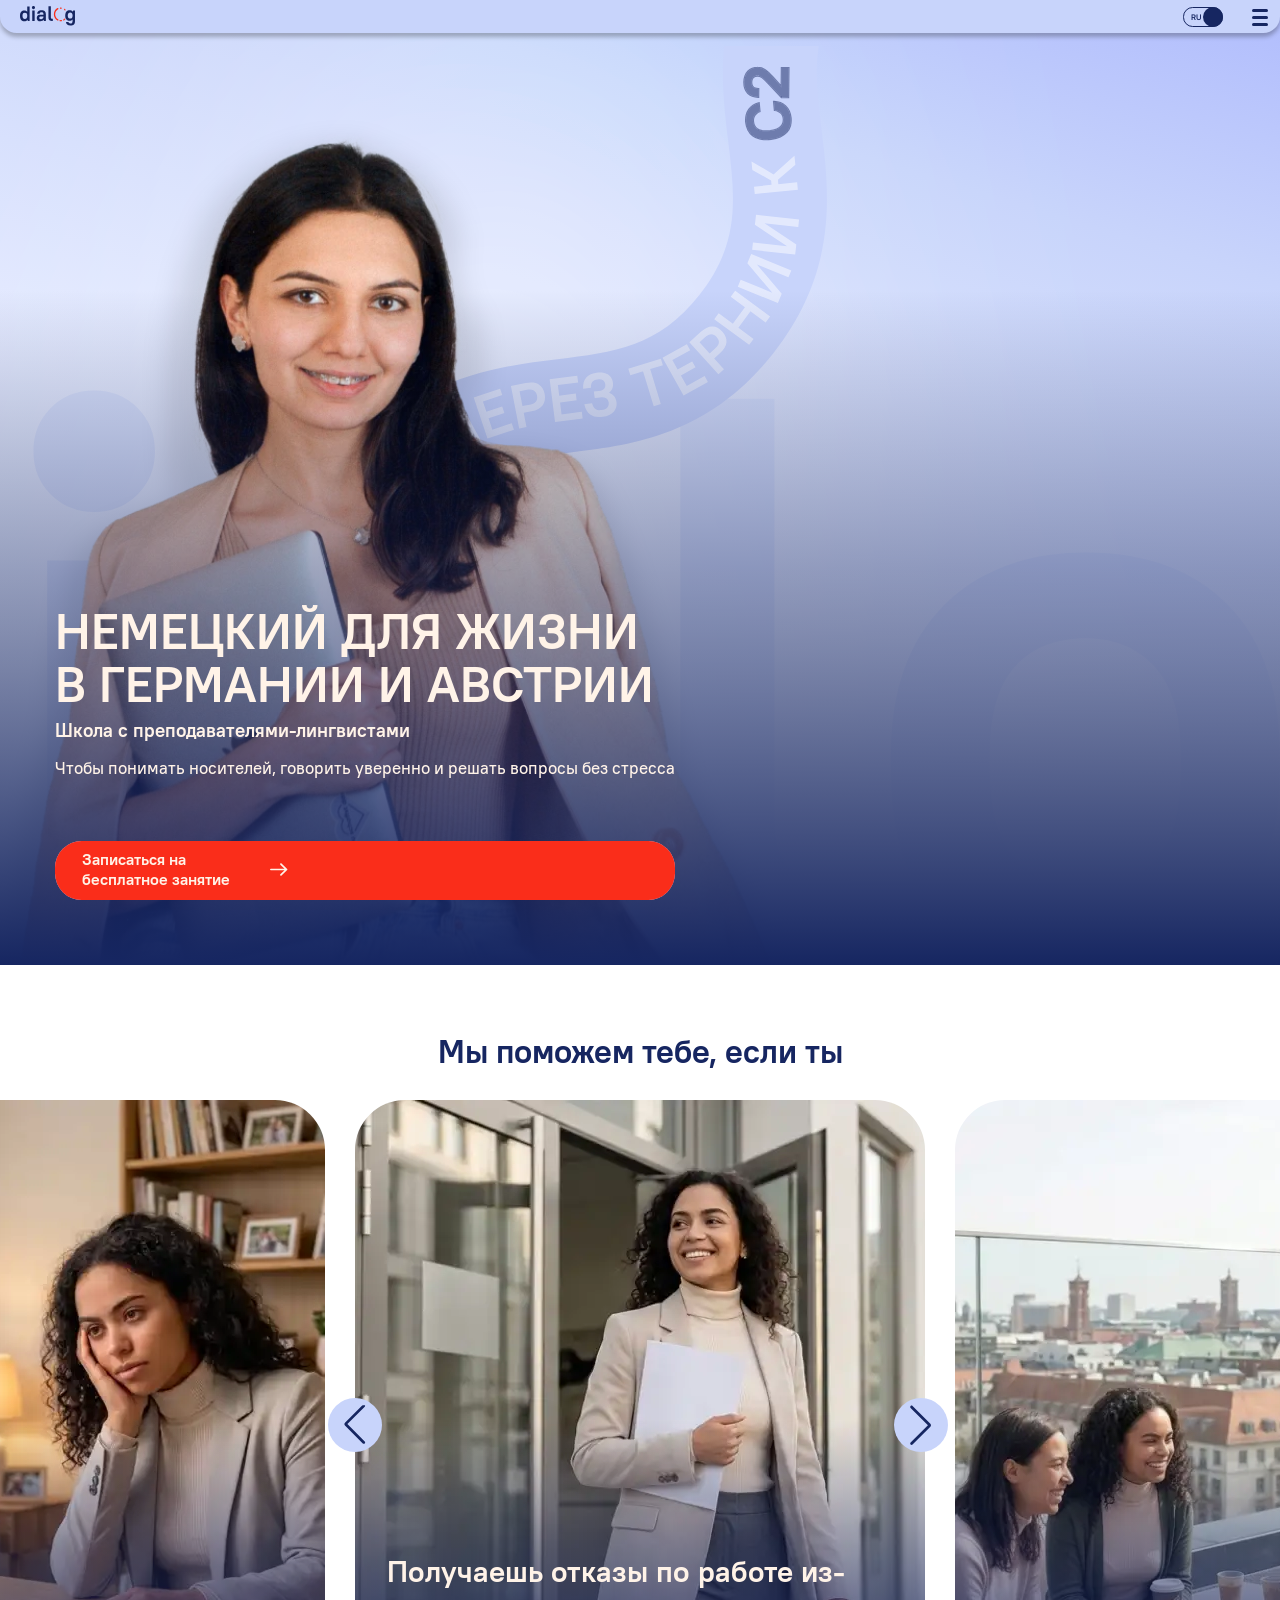
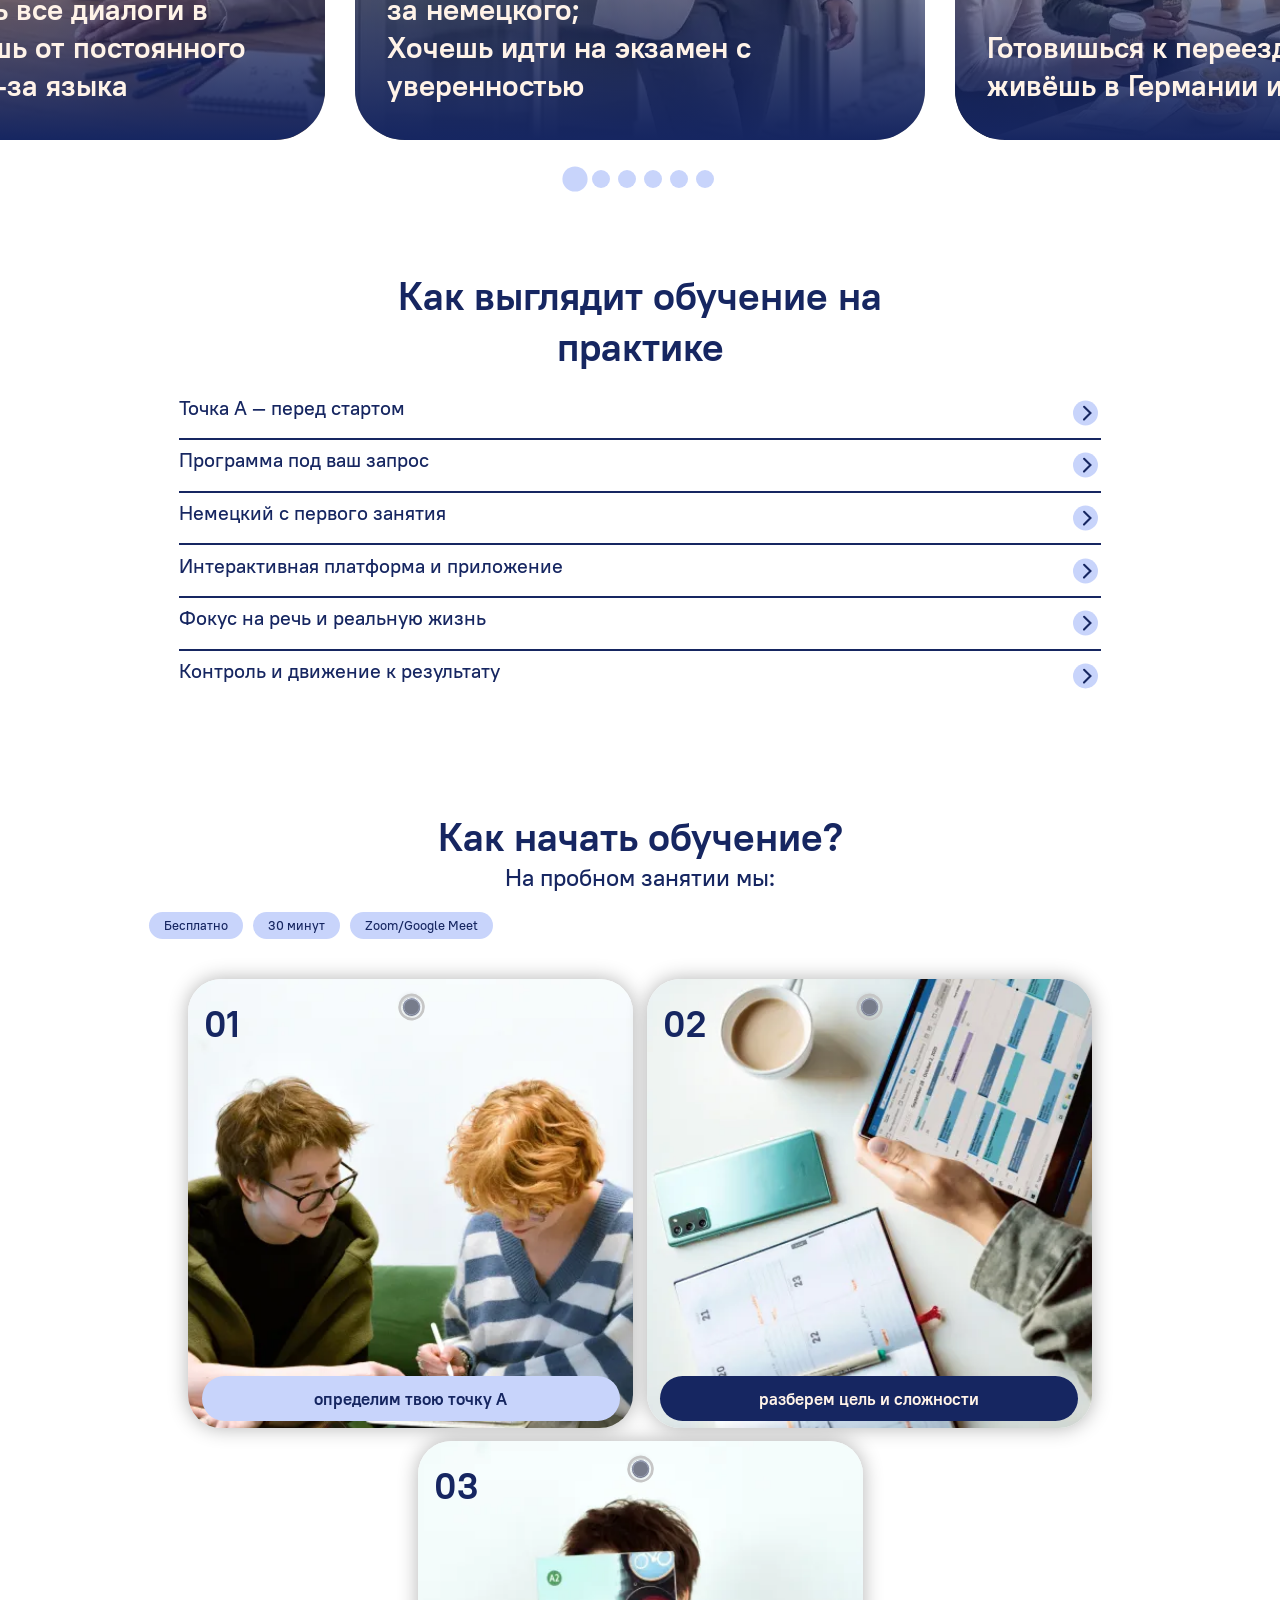
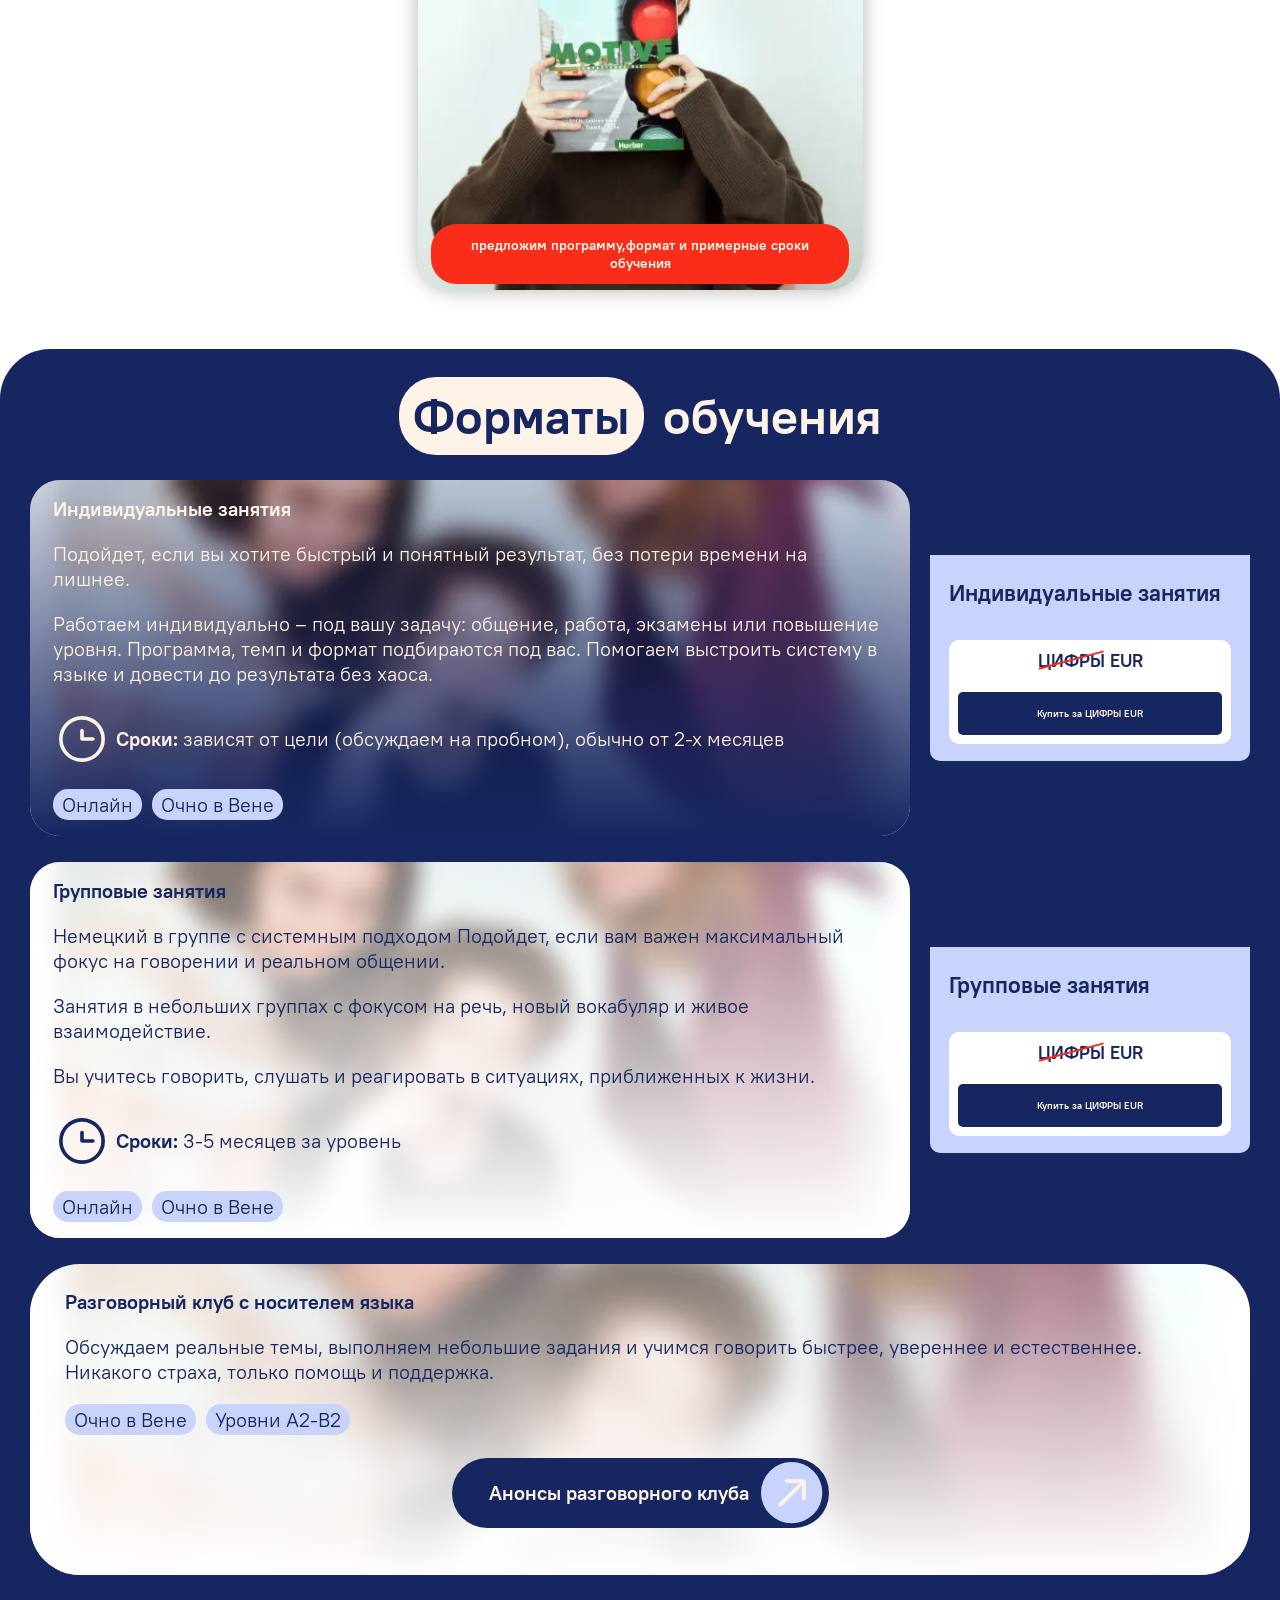
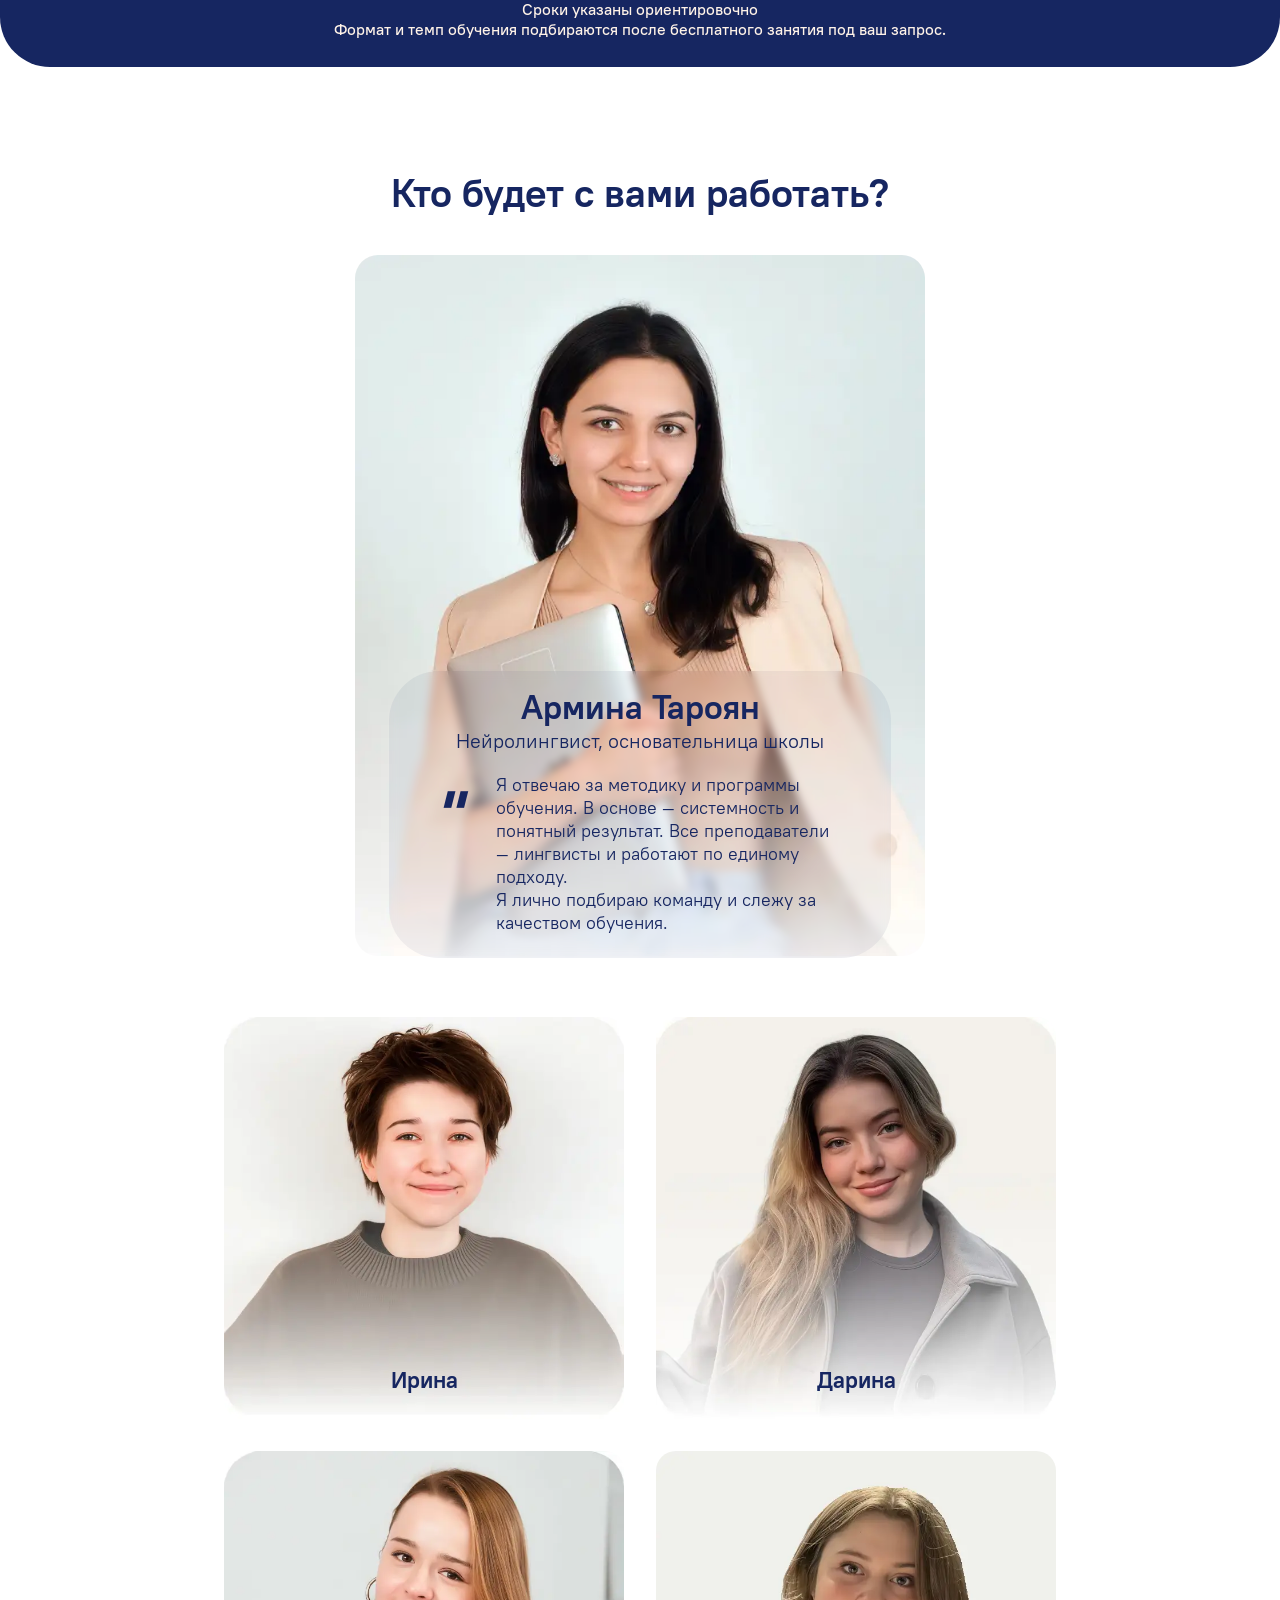
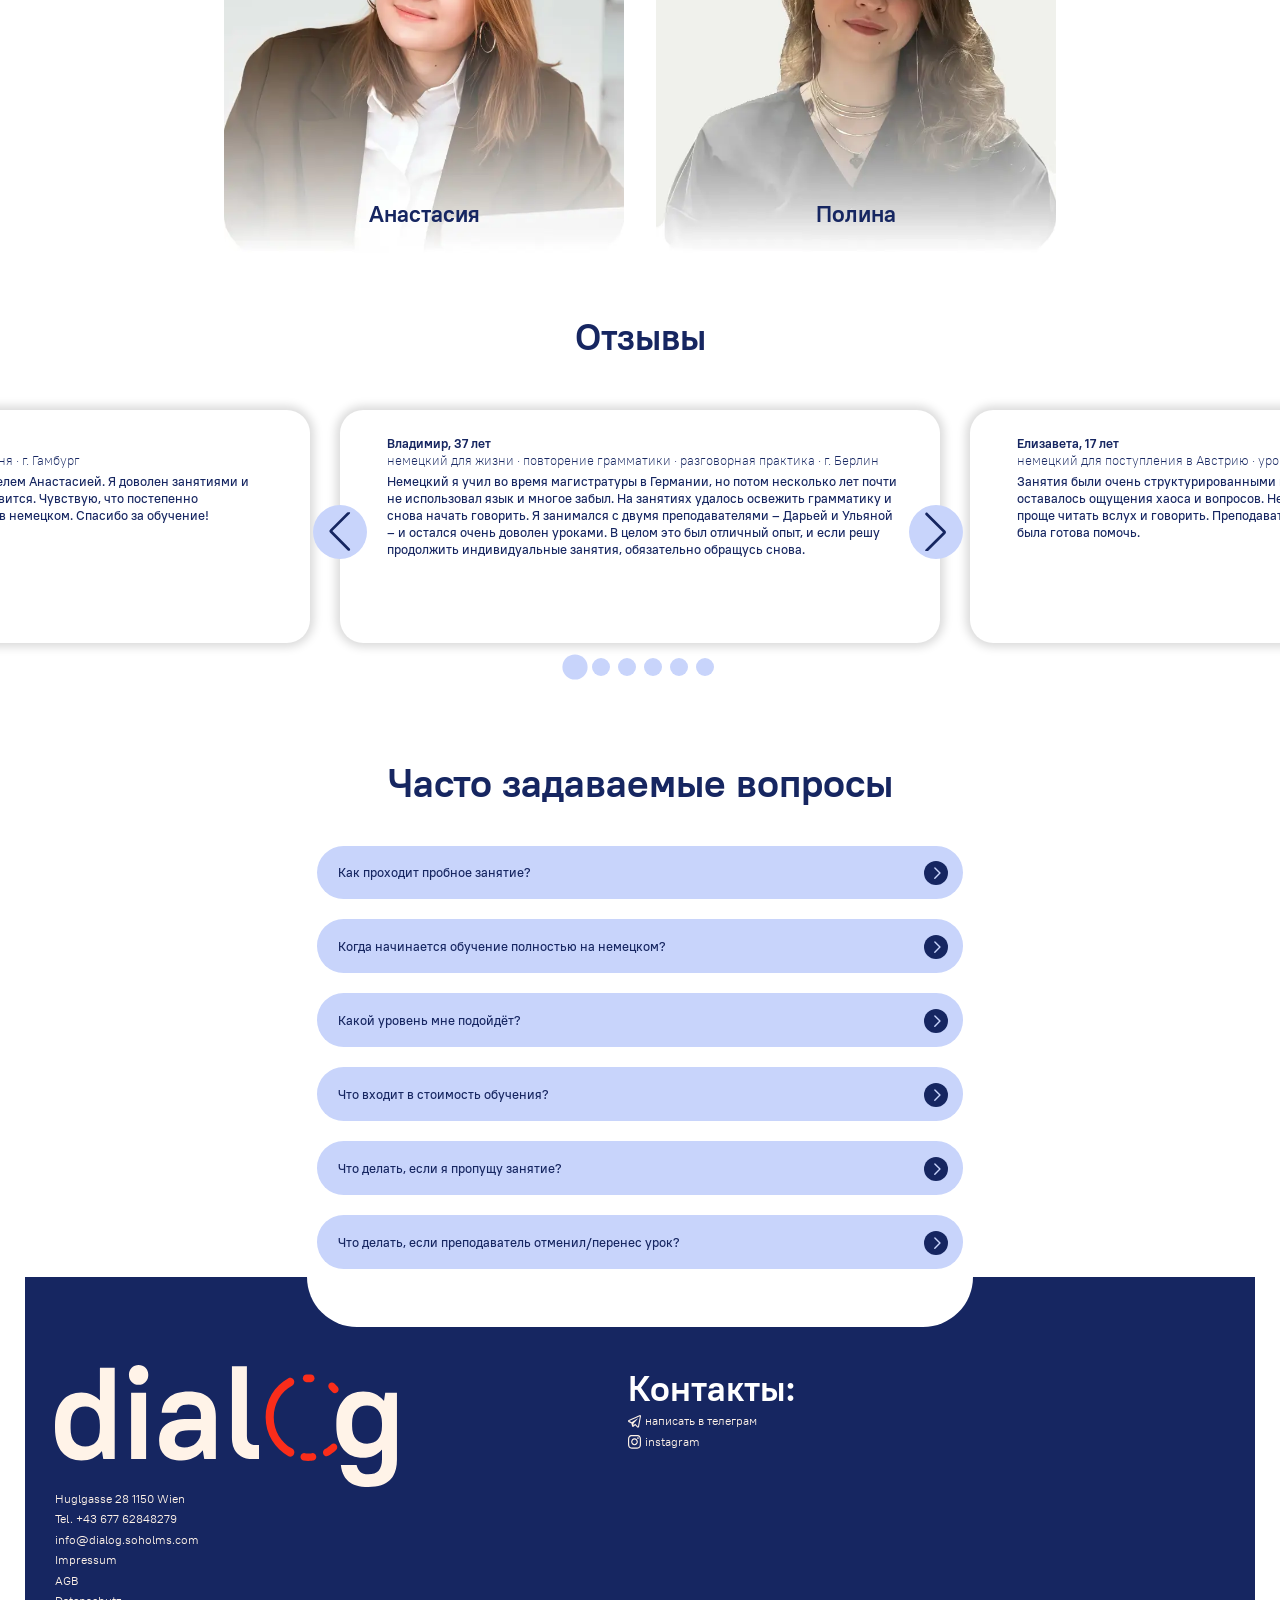
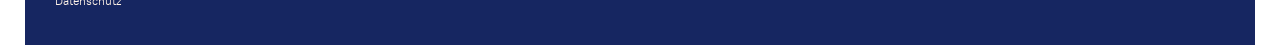
<file: index.html>
<!DOCTYPE html>
<html lang="ru">

<head>
    <meta charset="UTF-8">
    <meta name="viewport" content="width=device-width, initial-scale=1.0">
    <title>Dialog — Школа немецкого языка в Вене | Онлайн и очно</title>
    <meta name="description"
        content="Школа немецкого языка Dialog в Вене. Индивидуальные и групповые занятия онлайн и очно. Подготовка к ÖIF, Goethe, ÖSD. Бесплатное пробное занятие.">
    <link rel="stylesheet" href="style.css">
    <link rel="icon" type="image/png" href="favicon.svg">
    <link rel="stylesheet" href="swiper/swiper-bundle.min.css">
    <link rel="canonical" href="https://dialog.soholms.com/">
    <meta name="robots" content="index, follow">

    <meta property="og:type" content="website">
    <meta property="og:url" content="https://dialog.soholms.com/">
    <meta property="og:title" content="Dialog — Школа немецкого языка в Вене">
    <meta property="og:description"
        content="Индивидуальные и групповые занятия онлайн и очно. Подготовка к ÖIF, Goethe, ÖSD. Бесплатное пробное занятие.">
    <meta property="og:image" content="https://dialog.soholms.com/img/og-image.jpg">
    <meta property="og:locale" content="ru_RU">
    <meta property="og:site_name" content="Dialog Schule">

    <meta name="twitter:card" content="summary_large_image">
    <meta name="twitter:title" content="Dialog — Школа немецкого языка в Вене">
    <meta name="twitter:description"
        content="Индивидуальные и групповые занятия онлайн и очно. Подготовка к ÖIF, Goethe, ÖSD.">
    <meta name="twitter:image" content="https://dialog.soholms.com/img/og-image.jpg">
</head>

<body>

    <header class="header active">
        <div class="header__wrap">
            <a href="/" class="logo">
                <img src="./img/logo.svg" alt="Dialog — школа немецкого языка">
            </a>
            <nav class="nav">
                <div class="nav__list">
                    <a href="#study" class="nav__link">Форматы обучения</a>
                    <a href="#teachers" class="nav__link">Преподаватели</a>
                    <a href="#feedback" class="nav__link">Отзывы</a>
                    <a href="#faq" class="nav__link">FAQ</a>
                </div>
            </nav>
            <a class="lang" href="/deu">
                ru
            </a>
            <div class="header__mob">
                <a href="#" class="header__link">Записаться на занятие</a>
                <button class="nav__btn" aria-label="Открыть меню">
                    <span></span>
                    <span></span>
                    <span></span>
                </button>
            </div>

        </div>
    </header>
    <main>
        <section class="hero">
            <div class="hero-bg">
                <img src="./img/hero-bg.svg" alt="Hero Background Tape">
            </div>
            <div class="hero-bg-mob">
                <img src="./img/hero-bg-mob.webp" alt="Hero Background Tape">
            </div>
            <div class="hero__img">
                <img src="./img/armina-hero.webp" alt="Школа немецкого языка Dialog — занятия онлайн и в Вене"
                    fetchpriority="high">
            </div>

            <div class="hero__wrap container">
                <div class="hero__content">
                    <h1 class="hero__title">Немецкий для жизни
                        в Германии и Австрии</h1>
                    <h2 class="hero__subtitle">Школа с преподавателями-лингвистами</h2>
                    <p class="hero__desc">
                        Чтобы понимать носителей, говорить уверенно и решать вопросы без стресса
                    </p>
                    <a href="https://r.bothelp.io/tg?domain=Dialog_deutsch_bot&start=c1759494450624-ds&utm_source=website&utm_medium=button&utm_campaign=pronunciationcourse&utm_content=sale70"
                        class="button">
                        <div class="button__wrap">
                            <span>Записаться
                                на бесплатное занятие</span>
                            <img src="./img/arrow-r.svg" alt="">
                        </div>
                    </a>
                </div>
            </div>
        </section>
        <section class="help container">
            <div class="help__wrap ">

                <div class="help__content">
                    <div class="help__block">
                        <h2 class="help__title">
                            Мы поможем тебе, если ты
                        </h2>
                    </div>
                    <div class="help__block">
                        <div class="help__img"><img src="./img/help-img1.webp" alt=""></div>
                        <div class="help__row">
                            <p>Получаешь отказы по работе из-за немецкого, даже если подходишь</p>
                            <p>Хочешь идти на экзамен с уверенностью</p>
                        </div>
                    </div>
                    <div class="help__block">
                        <div class="help__img"><img src="./img/help-img2.webp" alt=""></div>
                        <div class="help__row">
                            <p>Прокручиваешь все диалоги в голове и устаешь от постоянного напряжения </p>
                            <p>Понимаешь отдельные слова, но смысл угадываешь из контекст</p>
                        </div>
                    </div>
                    <div class="help__block">
                        <div class="help__img"><img src="./img/help-img3.webp" alt=""></div>
                        <div class="help__row">
                            <p>Готовишься к переезду в немецкоговорящую страну</p>
                            <p>Хочешь наконец чувствовать себя на равных с местными</p>
                        </div>
                    </div>
                </div>
            </div>
        </section>
        <section class="help-mob">
            <h2 class="help-mob__title">Мы поможем тебе, если ты </h2>
            <div class="help-mob__wrap">
                <div class="swiper help-mob__swiper">
                    <div class="swiper-wrapper">
                        <div class="swiper-slide">
                            <img src="./img/mob/help-1.webp" alt="Подготовка к экзамену по немецкому языку">
                            <p class="help-mob__desc">Получаешь отказы по работе из-за немецкого;<br>
                                Хочешь идти на экзамен
                                с уверенностью</p>
                        </div>
                        <div class="swiper-slide">
                            <img src="./img/mob/help-2.webp" alt="Немецкий язык для жизни в Германии и Австрии">
                            <p class="help-mob__desc">Готовишься к переезду или уже живёшь в Германии
                                и Австрии</p>
                        </div>
                        <div class="swiper-slide">
                            <img src="./img/mob/help-3.webp" alt="Разговорная практика немецкого языка">
                            <p class="help-mob__desc">Прокручиваешь все диалоги
                                в голове и устаешь
                                от постоянного напряжения из-за языка</p>
                        </div>
                        <div class="swiper-slide">
                            <img src="./img/mob/help-1.webp" alt="Подготовка к экзамену по немецкому языку">
                            <p class="help-mob__desc">Получаешь отказы по работе из-за немецкого;<br>
                                Хочешь идти на экзамен
                                с уверенностью</p>
                        </div>
                        <div class="swiper-slide">
                            <img src="./img/mob/help-2.webp" alt="Немецкий язык для жизни в Германии и Австрии">
                            <p class="help-mob__desc">Готовишься к переезду или уже живёшь в Германии
                                и Австрии</p>
                        </div>
                        <div class="swiper-slide">
                            <img src="./img/mob/help-3.webp" alt="Разговорная практика немецкого языка">
                            <p class="help-mob__desc">Прокручиваешь все диалоги
                                в голове и устаешь
                                от постоянного напряжения из-за языка</p>
                        </div>


                    </div>
                    <div class="swiper-button-prev"></div>
                    <div class="swiper-button-next"></div>
                    <div class="swiper-pagination"></div>
                </div>
            </div>
        </section>
        <section class="step">
            <div class="step__line"><img src="./img/full-line.svg" alt=""></div>
            <div class="step__practice">

                <h2 class="step__title">
                    <span>Как выглядит</span>
                    <span>обучение на практике</span>
                </h2>
                <h2 class="step__title-mob">
                    Как выглядит обучение на практике
                </h2>
                <div class="step-wrap">
                    <div class="step__col">
                        <div class="step__row">
                            <span>Точка А — перед стартом</span>
                            <svg width="36" height="36" viewBox="0 0 36 36" fill="none"
                                xmlns="http://www.w3.org/2000/svg">
                                <circle cx="18" cy="18" r="18" fill="#C8D4FB" />
                                <path d="M15.9766 8.97656L25.1447 18.1447L15.831 27.4584" stroke="#162661"
                                    stroke-width="3" stroke-miterlimit="16" stroke-linecap="round" />
                            </svg>
                            <div class="step__row-wrap">
                                <p>До начала обучения мы определяем ваш уровень,
                                    реальные сложности и цель, к которой вы хотите прийти.
                                    Вы понимаете, где вы сейчас и зачем начинаете.
                                </p>
                            </div>

                        </div>
                        <div class="step__row">
                            <span>Программа под ваш запрос</span>
                            <svg width="36" height="36" viewBox="0 0 36 36" fill="none"
                                xmlns="http://www.w3.org/2000/svg">
                                <circle cx="18" cy="18" r="18" fill="#C8D4FB" />
                                <path d="M15.9766 8.97656L25.1447 18.1447L15.831 27.4584" stroke="#162661"
                                    stroke-width="3" stroke-miterlimit="16" stroke-linecap="round" />
                            </svg>
                            <div class="step__row-wrap">
                                <p>Программа строится под вашу задачу:
                                    жизнь, работа, экзамен, переезд или уверенность в общении.
                                    Мы сразу ориентируем по примерным срокам и этапам.
                                </p>
                            </div>

                        </div>
                        <div class="step__row">
                            <span>Немецкий с первого занятия</span>
                            <svg width="36" height="36" viewBox="0 0 36 36" fill="none"
                                xmlns="http://www.w3.org/2000/svg">
                                <circle cx="18" cy="18" r="18" fill="#C8D4FB" />
                                <path d="M15.9766 8.97656L25.1447 18.1447L15.831 27.4584" stroke="#162661"
                                    stroke-width="3" stroke-miterlimit="16" stroke-linecap="round" />
                            </svg>
                            <div class="step__row-wrap">
                                <p>Занятия проходят на немецком языке.
                                    Мы учим думать на немецком, а не переводить в голове,
                                    и помогаем заговорить спокойно и уверенно.
                                </p>
                            </div>
                        </div>
                    </div>
                    <div class="step__col">
                        <div class="step__row">
                            <span>Интерактивная платформа и приложение</span>
                            <svg width="36" height="36" viewBox="0 0 36 36" fill="none"
                                xmlns="http://www.w3.org/2000/svg">
                                <circle cx="18" cy="18" r="18" fill="#C8D4FB" />
                                <path d="M15.9766 8.97656L25.1447 18.1447L15.831 27.4584" stroke="#162661"
                                    stroke-width="3" stroke-miterlimit="16" stroke-linecap="round" />
                            </svg>
                            <div class="step__row-wrap">
                                <p>Все материалы, задания и практика собраны
                                    на удобной платформе и в приложении.<br>
                                    Вы видите структуру обучения и можете возвращаться
                                    к материалам между занятиями.
                                </p>
                            </div>
                        </div>
                        <div class="step__row">
                            <span>Фокус на речь и реальную жизнь</span>
                            <svg width="36" height="36" viewBox="0 0 36 36" fill="none"
                                xmlns="http://www.w3.org/2000/svg">
                                <circle cx="18" cy="18" r="18" fill="#C8D4FB" />
                                <path d="M15.9766 8.97656L25.1447 18.1447L15.831 27.4584" stroke="#162661"
                                    stroke-width="3" stroke-miterlimit="16" stroke-linecap="round" />
                            </svg>
                            <div class="step__row-wrap">
                                <p>Диалоги, звонки, бытовые ситуации, работа и экзамены —
                                    немецкий начинает работать вне уроков,
                                    а не только во время занятий.
                                </p>
                            </div>
                        </div>
                        <div class="step__row">
                            <span>Контроль и движение к результату</span>
                            <svg width="36" height="36" viewBox="0 0 36 36" fill="none"
                                xmlns="http://www.w3.org/2000/svg">
                                <circle cx="18" cy="18" r="18" fill="#C8D4FB" />
                                <path d="M15.9766 8.97656L25.1447 18.1447L15.831 27.4584" stroke="#162661"
                                    stroke-width="3" stroke-miterlimit="16" stroke-linecap="round" />
                            </svg>
                            <div class="step__row-wrap">
                                <p>Каждое занятие встроено в общую логику:<br>
                                    понятно, что уже сделано и к чему мы идём дальше.
                                </p>
                            </div>
                        </div>
                    </div>
                </div>
            </div>

            <div class="step-study">
                <h2 class="step-study__title">Как начать обучение?</h2>
                <p class="step-study__desc">На пробном занятии мы:</p>
                <div class="step-study__tags">
                    <span class="step-study__tags-item">Бесплатно</span>
                    <span class="step-study__tags-item">30 минут</span>
                    <span class="step-study__tags-item">Zoom/Google Meet</span>
                </div>
                <div class="step-study__wrap">
                    <div class="step-study__progress">
                        <span class="step-study__progress-num">01</span>
                        <span class="step-study__progress-num">02</span>
                        <span class="step-study__progress-num">03</span>
                        <div class="step-study__progress-line">
                            <div class="step-study__progress-line-fill"></div>
                        </div>
                    </div>
                    <div class="step-study__cards">
                        <div class="step-study__cards-item">
                            <img src="./img/study-1.webp" alt="">
                            <span>01</span>
                            <div><img src="./img/hole.svg" alt=""></div>
                            <p>определим твою точку А</p>
                        </div>
                        <div class="step-study__cards-item">
                            <img src="./img/study-2.webp" alt="">
                            <span>02</span>
                            <div><img src="./img/hole.svg" alt=""></div>
                            <p>разберем цель и сложности</p>
                        </div>
                        <div class="step-study__cards-item">
                            <img src="./img/study-3.webp" alt="">
                            <span>03</span>
                            <div><img src="./img/hole.svg" alt=""></div>
                            <p>предложим программу,формат и примерные сроки обучения</p>
                        </div>
                    </div>
                </div>
            </div>
        </section>
        <section id="study">
            <div class="study container">
                <div class="study__wrap">
                    <h2 class="study__title"><span>Форматы</span>обучения</h2>
                    <div class="study__list">
                        <div class="study__row">
                            <div class="study__col">
                                <h3>Индивидуальные
                                    занятия</h3>
                                <span>Онлайн</span>
                                <span>Очно в Вене</span>
                            </div>
                            <div class="study__col">
                                <div class="study__col-wrap">
                                    <h4>Немецкий под ваш запрос и цель</h4>
                                    <p>Подойдет, если вы хотите быстрый и понятный результат, без потери времени
                                        на лишнее.</p>
                                    <p>Работаем индивидуально – под вашу задачу: общение, работа, экзамены
                                        или повышение уровня.<br>Программа, темп и формат подбираются под вас.
                                        Помогаем выстроить систему в языке и довести до результата без хаоса.</p>
                                    <p><img src="./img/time.svg" alt="">Сроки: зависят от цели (обсуждаем на пробном),
                                        обычно от 2 месяцев</p>
                                    <div class="study__col-card">
                                        <h5>Индивидуальные занятия</h5>
                                        <div>
                                            <p><span>ЦИФРЫ</span>EUR</p>
                                            <a href="#">Купить за ЦИФРЫ EUR</a>
                                        </div>
                                    </div>
                                </div>
                            </div>
                        </div>
                        <div class="study__row">
                            <div class="study__col">
                                <h3>Групповые<br>
                                    занятия</h3>
                                <span>Онлайн</span>
                                <span>Очно в Вене</span>
                            </div>
                            <div class="study__col">
                                <div class="study__col-wrap">
                                    <h4>Немецкий в группе</h4>
                                    <p>Немецкий в группе с системным подходом
                                        Подойдет, если вам важен максимальный фокус на говорении и реальном общении.
                                    </p>
                                    <p>Занятия в небольших группах с фокусом на речь, новый вокабуляр
                                        и живое взаимодействие.</p>
                                    <p>Вы учитесь говорить, слушать и реагировать в ситуациях,
                                        приближенных к жизни.</p>
                                    <p><img src="./img/time-blue.svg" alt="">Сроки: зависят от цели (обсуждаем на
                                        пробном),
                                        обычно от 2 месяцев</p>
                                    <div class="study__col-card">
                                        <h5>Групповые занятия</h5>
                                        <div>
                                            <p><span>ЦИФРЫ</span>EUR</p>
                                            <a href="#">Купить за ЦИФРЫ EUR</a>
                                        </div>
                                    </div>
                                </div>
                            </div>
                        </div>
                        <div class="study__row">
                            <div class="study__col">
                                <h3>Книжный клуб<br>
                                    с лингвистом</h3>
                                <span>Онлайн</span>
                                <span>Очно в Вене</span>
                            </div>
                            <div class="study__col">
                                <div class="study__col-wrap">
                                    <h4>Книжный клуб
                                        с лингвистом</h4>
                                    <p>Если вы хотите развивать язык глубже: понимать тексты,
                                        формулировать мысли и говорить на более сложные темы.</p>
                                    <p>Читаем современные книги, разбираем лексику и обсуждаем содержание.
                                        Даем готовый Wortschatz и задания на отработку, чтобы новая лексика
                                        переходила в активную речь. Помогаем расширить словарный запас,
                                        структурировать речь и говорить более точно.</p>
                                    <p><img src="./img/time.svg" alt="">Сроки: зависят от цели (обсуждаем на пробном),
                                        обычно от 2 месяцев</p>
                                    <div class="study__col-card">
                                        <h5>Книжный клуб</h5>
                                        <div>
                                            <p><span>ЦИФРЫ</span>EUR</p>
                                            <a href="#">Купить за ЦИФРЫ EUR</a>
                                        </div>
                                    </div>
                                </div>
                            </div>
                        </div>
                        <div class="study__row">
                            <div class="study__col">
                                <h3>Разговорный клуб с носителем языка</h3>
                                <span>Очно в Вене</span>
                                <span>Уровни A2-B2 </span>
                            </div>
                            <div class="study__col">
                                <div class="study__col-wrap">
                                    <h4>Реальная коммуникация на немецком</h4>
                                    <p>Обсуждаем реальные темы, выполняем небольшие задания и учимся говорить быстрее,
                                        увереннее и естественнее.
                                    </p>
                                    <p>Никакого страха, только помощь и поддержка</p>
                                    <a href="#" class="link__to">
                                        Анонсы разговорного клуба
                                        <div>
                                            <img src="./img/arrow-top.svg" alt="">
                                        </div>
                                    </a>
                                </div>
                            </div>
                        </div>
                    </div>
                </div>
            </div>
            <div class="study-mob">
                <h2 class="study-mob__title"><span>Форматы</span>обучения</h2>
                <div class="study-mob__grid">
                    <div class="study-mob__col">
                        <div class="study-mob__content">
                            <div class="study-mob__content-wrap">
                                <h3>Индивидуальные занятия</h3>
                                <p>
                                    Подойдет, если вы хотите быстрый
                                    и понятный результат, без потери времени
                                    на лишнее.
                                </p>
                                <p>
                                    Работаем индивидуально – под вашу задачу: общение, работа, экзамены или повышение
                                    уровня.
                                    Программа, темп и формат подбираются под вас.
                                    Помогаем выстроить систему в языке
                                    и довести до результата без хаоса.
                                </p>
                                <div class="study-mob__content-due">
                                    <img src="./img/time.svg" alt="">
                                    <p><b>Сроки:</b> зависят от цели (обсуждаем на пробном), обычно от 2-х месяцев</p>
                                </div>
                                <div class="study-mob__content-list">
                                    <span>Онлайн</span>
                                    <span>Очно в Вене</span>
                                </div>
                            </div>
                        </div>
                        <div class="study-mob__card">
                            <h3>Индивидуальные занятия</h3>
                            <div class="study-mob__card-price">
                                <p><span>ЦИФРЫ</span> EUR</p>
                                <button>
                                    Купить за ЦИФРЫ EUR
                                </button>
                            </div>
                        </div>
                    </div>
                    <div class="study-mob__col">
                        <div class="study-mob__content">
                            <div class="study-mob__content-wrap">
                                <h3>Групповые занятия</h3>
                                <p>
                                    Немецкий в группе с системным подходом
                                    Подойдет, если вам важен максимальный фокус на говорении и реальном общении.
                                </p>
                                <p>
                                    Занятия в небольших группах с фокусом на речь, новый вокабуляр и живое
                                    взаимодействие.
                                </p>
                                <p>
                                    Вы учитесь говорить, слушать и реагировать в ситуациях, приближенных к жизни.
                                </p>
                                <div class="study-mob__content-due">
                                    <img src="./img/time-blue.svg" alt="">
                                    <p><b>Сроки:</b> 3-5 месяцев за уровень </p>
                                </div>
                                <div class="study-mob__content-list">
                                    <span>Онлайн</span>
                                    <span>Очно в Вене</span>
                                </div>
                            </div>
                        </div>
                        <div class="study-mob__card">
                            <h3>Групповые занятия</h3>
                            <div class="study-mob__card-price">
                                <p><span>ЦИФРЫ</span> EUR</p>
                                <button>
                                    Купить за ЦИФРЫ EUR
                                </button>
                            </div>
                        </div>
                    </div>
                    <div class="study-mob__col">
                        <div class="study-mob__content">
                            <div class="study-mob__content-wrap">
                                <h3>Разговорный клуб с носителем языка</h3>
                                <p>
                                    Обсуждаем реальные темы, выполняем небольшие задания и учимся говорить быстрее,
                                    увереннее и естественнее.
                                    Никакого страха, только помощь и поддержка.
                                </p>

                                <div class="study-mob__content-list">
                                    <span>Очно в Вене</span>
                                    <span>Уровни А2-В2</span>
                                </div>
                                <a href="#" class="study-mob__link">
                                    Анонсы разговорного клуба
                                    <img src="./img/arrow-top.svg" alt="">
                                </a>
                            </div>
                        </div>
                    </div>

                </div>
                <p class="study-mob__desc">Сроки указаны ориентировочно<br>
                    Формат и темп обучения подбираются после бесплатного занятия под ваш запрос.</p>
            </div>
        </section>

        <section class="work container" id="teachers">
            <div class="work__wrap">
                <div class="work__left">
                    <div class="work__img">
                        <img src="./img/armina.webp" alt="Армина Тароян — нейролингвист, основательница школы Dialog">
                    </div>
                    <div class="work__text">
                        <h2>Армина Тароян</h2>
                        <p>Нейролингвист, основательница школы</p>
                        <div class="work-mob__content">
                            <span>"</span>
                            <p>Я отвечаю за методику и программы обучения.
                                В основе — системность и понятный результат.
                                Все преподаватели — лингвисты и работают по единому подходу.<br>
                                Я лично подбираю команду и слежу за качеством обучения.
                            </p>
                        </div>
                    </div>
                </div>
                <div class="work__right">
                    <h2 class="work__title">
                        Кто будет с вами работать?
                    </h2>
                    <div class="work__content">
                        <span>"</span>
                        <p>Я отвечаю за методику и программы обучения.
                            В основе — системность и понятный результат.
                            <br>
                            <br>
                            Все преподаватели — лингвисты и работают по единому подходу.<br>
                            Я лично подбираю команду и слежу за качеством обучения.
                        </p>
                    </div>
                </div>
            </div>
            <div class="swiper work__slider">
                <div class="swiper-wrapper">
                    <div class="work__item swiper-slide">
                        <img src="./img/irina.webp" alt="Ирина — преподаватель немецкого, уровни А1–В1, Goethe, ÖSD">
                        <h3>Ирина</h3>
                        <p>А1–В1 · Goethe · ÖSD</p>
                    </div>
                    <div class="work__item swiper-slide">
                        <img src="./img/darina.webp" alt="Дарина — преподаватель немецкого В2+, ÖIF, Австрия">
                        <h3>Дарина</h3>
                        <p>В2+ · ÖIF · Австрия</p>
                    </div>
                    <div class="work__item swiper-slide">
                        <img src="./img/anastasia.webp" alt="Анастасия — преподаватель немецкого с нуля, ÖIF, Германия">
                        <h3>Анастасия</h3>
                        <p>С нуля · ÖIF · Германия</p>
                    </div>
                    <div class="work__item swiper-slide">
                        <img src="./img/polina.webp" alt="Полина — преподаватель немецкого В1, ÖIF, DTZ, Австрия">
                        <h3>Полина</h3>
                        <p>В1 · ÖIF · DTZ · Австрия</p>
                    </div>

                </div>
                <div class="swiper-button-prev"></div>
                <div class="swiper-button-next"></div>
                <div class="swiper-pagination feedback-pagination"></div>
            </div>
            <div class="work__list">
                <div class="work__item">
                    <img src="./img/irina.webp" alt="">
                    <h3>Ирина</h3>
                    <p>А1–В1 · Goethe · ÖSD</p>
                </div>
                <div class="work__item">
                    <img src="./img/darina.webp" alt="">
                    <h3>Дарина</h3>
                    <p>В2+ · ÖIF · Австрия</p>
                </div>
                <div class="work__item">
                    <img src="./img/anastasia.webp" alt="">
                    <h3>Анастасия</h3>
                    <p>С нуля · ÖIF · Германия</p>
                </div>
                <div class="work__item">
                    <img src="./img/polina.webp" alt="">
                    <h3>Полина</h3>
                    <p>В1 · ÖIF · DTZ · Австрия</p>
                </div>
            </div>
        </section>
        <section class="feedback" id="feedback">
            <h2 class="feedback__title">
                Отзывы
            </h2>
            <div class="feedback__wrap">
                <div class="swiper feedback-slider">
                    <div class="swiper-wrapper">
                        <div class="swiper-slide">
                            <h3>Владимир, 37 лет</h3>
                            <span>немецкий для жизни · повторение грамматики · разговорная практика · г. Берлин</span>
                            <p>Немецкий я учил во время магистратуры в Германии, но потом несколько лет почти не
                                использовал язык и многое забыл. На занятиях удалось освежить грамматику и снова начать
                                говорить. Я занимался
                                с двумя преподавателями – Дарьей и Ульяной – и остался очень доволен уроками. В целом
                                это был отличный опыт, и если решу продолжить индивидуальные занятия, обязательно
                                обращусь снова.</p>
                        </div>
                        <div class="swiper-slide">
                            <h3>Елизавета, 17 лет</h3>
                            <span>немецкий для поступления в Австрию · уроки в группе с 0 ·
                                г. Минск</span>
                            <p>Занятия были очень структурированными и понятными
                                и после уроков не оставалось ощущения хаоса и вопросов. Немецкий заметно улучшился:
                                стало проще читать вслух
                                и говорить. Преподавательница очень отзывчивая и всегда была готова помочь.</p>
                        </div>
                        <div class="swiper-slide">
                            <h3>Елена, 22 года</h3>
                            <span>немецкий для работы · постановка произношения · г. Вена</span>
                            <p>На первом интервью на немецком меня похвалили
                                за произношение. Сейчас
                                я спокойно общаюсь с рекрутами по телефону — без страха
                                не понять, даже с уровнем B1.</p>
                        </div>
                        <div class="swiper-slide">
                            <h3>Елизавета, 17 лет</h3>
                            <span>немецкий для поступления в Австрию · уроки в группе с 0 ·
                                г. Минск</span>
                            <p>Занятия были очень структурированными и понятными
                                и после уроков не оставалось ощущения хаоса и вопросов. Немецкий заметно улучшился:
                                стало
                                проще читать вслух
                                и говорить. Преподавательница очень отзывчивая и всегда была готова помочь.</p>
                        </div>
                        <div class="swiper-slide">
                            <h3>Людмила, 29 лет</h3>
                            <span>общение с семьей мужа-немца · постановка произношения
                                г. Мюнхен</span>
                            <p>Немецкий наконец начал работать в жизни. Я спокойно говорю в кафе, по телефону
                                и перешла на немецкий с семьей мужа. На экзамене всё было чётко: я понимала формат,
                                структуру и не паниковала. Впервые чувствую, что язык под контролем, а не хаос в голове.
                            </p>
                        </div>
                        <div class="swiper-slide">
                            <h3>Руслан, 41 год</h3>
                            <span>немецкий для работы · повышение уровня · г. Гамбург</span>
                            <p>Почти полгода занимался с преподавателем Анастасией. Я доволен занятиями и работой
                                преподавателя – всё очень нравится. Чувствую, что постепенно развиваюсь и вижу реальный
                                прогресс в немецком. Спасибо за обучение!</p>
                        </div>
                    </div>
                    <div class="swiper-button">
                        <div class="swiper-button-prev"></div>
                        <div class="swiper-button-next"></div>
                    </div>
                    <div class="swiper-pagination feedback-pagination"></div>
                </div>
            </div>
        </section>
        <section class="faq" id="faq">
            <div class="faq__header">
                <h2 class="faq__title">Часто задаваемые вопросы</h2>
            </div>

            <div class="faq__list">
                <div class="faq__item">
                    <button class="faq__question">
                        <span>Как проходит
                            пробное занятие?</span>
                        <span class="faq__icon">
                            <svg width="36" height="36" viewBox="0 0 36 36" fill="none"
                                xmlns="http://www.w3.org/2000/svg">
                                <circle cx="18" cy="18" r="18" fill="#162661" />
                                <path d="M15.9766 8.97656L25.1447 18.1447L15.831 27.4584" stroke="#C8D4FB"
                                    stroke-width="3" stroke-miterlimit="16" stroke-linecap="round" />
                            </svg>

                        </span>
                    </button>
                    <div class="faq__answer">
                        <p>
                            Пробное занятие — это вводный урок, на котором вы познакомитесь с преподавателем и нашей
                            методикой обучения, а также определите свой текущий уровень владения немецким языком. После
                            пробного занятия мы согласуем с вами индивидуальную программу для обучения и запланируем
                            уроки
                            <br><br>
                            <b>Продолжительность:</b> 30 минут<br>
                            <b>Стоимость:</b> бесплатно
                        </p>
                    </div>
                </div>
                <div class="faq__item">
                    <button class="faq__question">
                        <span>Когда начинается обучение
                            полностью на немецком?</span>
                        <span class="faq__icon">
                            <svg width="36" height="36" viewBox="0 0 36 36" fill="none"
                                xmlns="http://www.w3.org/2000/svg">
                                <circle cx="18" cy="18" r="18" fill="#162661" />
                                <path d="M15.9766 8.97656L25.1447 18.1447L15.831 27.4584" stroke="#C8D4FB"
                                    stroke-width="3" stroke-miterlimit="16" stroke-linecap="round" />
                            </svg>

                        </span>
                    </button>

                    <div class="faq__answer">
                        <p>
                            Начиная с уровня А2, занятия будут проходить полностью на немецком языке (или с пояснениями
                            ключевых терминов и важных моментов на русском) – в зависимости от ваших предпочтений
                            и целей. <br>
                            Говорить на немецком даже при невысоком уровне – очень-очень эффективно, потому что язык
                            усваивается через живой контекст, а не через перевод. С точки зрения нейролингвистики мозг
                            быстрее формирует устойчивые языковые связи, когда вы сразу слышите и используете язык в
                            речи. При этом бояться не нужно: преподаватель всегда поддержит, при необходимости объяснит
                            на русском и не будет ставить вас в стрессовую ситуацию. Так вы постепенно и комфортно
                            переходите на немецкий без давления и перегрузки.
                        </p>
                    </div>
                </div>
                <div class="faq__item">
                    <button class="faq__question">
                        <span>Какой уровень
                            мне подойдёт?</span>
                        <span class="faq__icon">
                            <svg width="36" height="36" viewBox="0 0 36 36" fill="none"
                                xmlns="http://www.w3.org/2000/svg">
                                <circle cx="18" cy="18" r="18" fill="#162661" />
                                <path d="M15.9766 8.97656L25.1447 18.1447L15.831 27.4584" stroke="#C8D4FB"
                                    stroke-width="3" stroke-miterlimit="16" stroke-linecap="round" />
                            </svg>

                        </span>
                    </button>
                    <div class="faq__answer">
                        <p>
                            На пробном занятии мы определим ваши цели и задачи, а также проведём диагностику уровня.
                            По итогам вы получите рекомендации по подходящей вам группе или программе обучения.
                        </p>
                    </div>
                </div>
                <div class="faq__item">
                    <button class="faq__question">
                        <span>Что входит
                            в стоимость обучения?</span>
                        <span class="faq__icon">
                            <svg width="36" height="36" viewBox="0 0 36 36" fill="none"
                                xmlns="http://www.w3.org/2000/svg">
                                <circle cx="18" cy="18" r="18" fill="#162661" />
                                <path d="M15.9766 8.97656L25.1447 18.1447L15.831 27.4584" stroke="#C8D4FB"
                                    stroke-width="3" stroke-miterlimit="16" stroke-linecap="round" />
                            </svg>

                        </span>
                    </button>

                    <div class="faq__answer">
                        <p>
                            В стоимость входят:<br>
                             • групповые занятия (90 минут) или 8/ 24 индивидуальных занятия (60 минут);<br>
                             • составление индивидуальной программы обучения;<br>
                             • доступ к обучающей платформе;<br>
                             • все учебные материалы;<br>
                             • чат с преподавателем для вопросов по учебным материалам и домашним заданиям;<br>
                             • чат со службой поддержки, которая поможет в случае технических трудностей.
                        </p>
                    </div>
                </div>
                <div class="faq__item">
                    <button class="faq__question">
                        <span>Что делать,
                            если я пропущу занятие?</span>
                        <span class="faq__icon">
                            <svg width="36" height="36" viewBox="0 0 36 36" fill="none"
                                xmlns="http://www.w3.org/2000/svg">
                                <circle cx="18" cy="18" r="18" fill="#162661" />
                                <path d="M15.9766 8.97656L25.1447 18.1447L15.831 27.4584" stroke="#C8D4FB"
                                    stroke-width="3" stroke-miterlimit="16" stroke-linecap="round" />
                            </svg>

                        </span>
                    </button>

                    <div class="faq__answer">
                        <p>
                            Если вы занимаетесь в группе – запись урока всегда доступна вам через 30-45 минут после
                            окончания урока, вы можете ознакомиться с ним самостоятельно и закрепить темы, выполнив д/з.
                            <br><br>
                            Если индивидуально – пожалуйста, сообщите нам об отмене или переносе занятия как можно
                            раньше преподавателю – с помощью функции «Сообщения» на платформе. В случае отмены или
                            переноса занятия менее, чем за 12 часов до начала урока, занятие считается проведенным и
                            оплачивается
                            в полном объеме.

                        </p>
                    </div>
                </div>
                <div class="faq__item">
                    <button class="faq__question">
                        <span>Что делать, если преподаватель отменил/перенес урок?</span>
                        <span class="faq__icon">
                            <svg width="36" height="36" viewBox="0 0 36 36" fill="none"
                                xmlns="http://www.w3.org/2000/svg">
                                <circle cx="18" cy="18" r="18" fill="#162661" />
                                <path d="M15.9766 8.97656L25.1447 18.1447L15.831 27.4584" stroke="#C8D4FB"
                                    stroke-width="3" stroke-miterlimit="16" stroke-linecap="round" />
                            </svg>

                        </span>
                    </button>

                    <div class="faq__answer">
                        <p>
                            В случае отмены индивидуального занятия со стороны преподавателя менее, чем за 12 часов
                            до начала урока, ученик получает одно бесплатное занятие. Для этого необходимо написать
                            в поддержку школы через Telegram – менеджер добавит вам занятие.
                        </p>
                    </div>
                </div>

            </div>
        </section>
    </main>

    <footer class="footer container">
        <div class="footer__wrap">
            <div class="footer__large">
                <img src="./img/dialog.svg" alt="">
            </div>
            <div class="footer__content">
                <div class="footer__left">
                    <div class="footer__logo">
                        <img src="./img/logo-white.svg" alt="Dialog — школа немецкого языка">
                    </div>
                    <a class="footer__link" href="#">Huglgasse 28 1150 Wien </a>
                    <a class="footer__link" href="tel:+4367762848279">Tel. +43 677 62848279</a>
                    <a class="footer__link" href="mailto:info@dialog.soholms.com">info@dialog.soholms.com</a>
                    <a class="footer__link" href="#">Impressum</a>
                    <a class="footer__link" href="#">AGB</a>
                    <a class="footer__link" href="#">Datenschutz</a>
                </div>
                <div class="footer__right">
                    <h2 class="footer__subtitle">Контакты:</h2>
                    <a class="footer__link" href="https://t.me/dialog_schule" target="_blank"><img src="./img/tg.svg"
                            alt="">написать в
                        телеграм</a>
                    <a class="footer__link" href="https://www.instagram.com/dialog.deutsch" target="_blank"><img
                            src="./img/instagram.svg" alt="">instagram</a>
                </div>
            </div>
        </div>
    </footer>


    <script src="gsap/gsap.min.js"></script>
    <script src="gsap/ScrollTrigger.min.js"></script>
    <script src="swiper/swiper-bundle.min.js"></script>
    <script type="module" src="./script.js"></script>
    <script type="application/ld+json">
{
  "@context": "https://schema.org",
  "@type": "EducationalOrganization",
  "name": "Dialog — Школа немецкого языка",
  "url": "https://dialog.soholms.com",
  "logo": "https://dialog.soholms.com/img/logo.svg",
  "image": "https://dialog.soholms.com/img/og-image.jpg",
  "description": "Школа немецкого языка в Вене. Индивидуальные и групповые занятия онлайн и очно. Подготовка к ÖIF, Goethe, ÖSD.",
  "address": {
    "@type": "PostalAddress",
    "streetAddress": "Huglgasse 28",
    "addressLocality": "Wien",
    "postalCode": "1150",
    "addressCountry": "AT"
  },
  "telephone": "+43677628482790",
  "email": "info@dialog.soholms.com",
  "sameAs": [
    "https://t.me/dialog_schule",
    "https://www.instagram.com/dialog.deutsch"
  ],
  "hasOfferCatalog": {
    "@type": "OfferCatalog",
    "name": "Форматы обучения",
    "itemListElement": [
      {
        "@type": "Offer",
        "itemOffered": {
          "@type": "Course",
          "name": "Индивидуальные занятия немецким",
          "description": "Индивидуальные онлайн и очные занятия немецким языком под вашу задачу"
        }
      },
      {
        "@type": "Offer",
        "itemOffered": {
          "@type": "Course",
          "name": "Групповые занятия немецким",
          "description": "Занятия в небольших группах с фокусом на речь и живое взаимодействие"
        }
      },
      {
        "@type": "Offer",
        "itemOffered": {
          "@type": "Course",
          "name": "Книжный клуб с лингвистом",
          "description": "Развитие немецкого языка через чтение современных книг"
        }
      }
    ]
  }
}
</script>
    <script type="application/ld+json">
{
  "@context": "https://schema.org",
  "@type": "FAQPage",
  "mainEntity": [
    {
      "@type": "Question",
      "name": "Как проходит пробное занятие?",
      "acceptedAnswer": {
        "@type": "Answer",
        "text": "Пробное занятие — это вводный урок, на котором вы познакомитесь с преподавателем и нашей методикой обучения, определите текущий уровень немецкого. Продолжительность: 30 минут. Стоимость: бесплатно."
      }
    },
    {
      "@type": "Question",
      "name": "Когда начинается обучение полностью на немецком?",
      "acceptedAnswer": {
        "@type": "Answer",
        "text": "Начиная с уровня А2, занятия проходят полностью на немецком языке. Преподаватель при необходимости объясняет ключевые моменты на русском."
      }
    },
    {
      "@type": "Question",
      "name": "Какой уровень мне подойдёт?",
      "acceptedAnswer": {
        "@type": "Answer",
        "text": "На пробном занятии мы определим ваши цели и проведём диагностику уровня. По итогам вы получите рекомендации по программе обучения."
      }
    },
    {
      "@type": "Question",
      "name": "Что входит в стоимость обучения?",
      "acceptedAnswer": {
        "@type": "Answer",
        "text": "В стоимость входят: занятия (групповые 90 минут или 8/24 индивидуальных по 60 минут), составление программы, доступ к платформе, все учебные материалы, чат с преподавателем и поддержка."
      }
    },
    {
      "@type": "Question",
      "name": "Что делать, если я пропущу занятие?",
      "acceptedAnswer": {
        "@type": "Answer",
        "text": "В группе — запись урока доступна через 30–45 минут после окончания. Индивидуально — сообщите об отмене заранее. Отмена менее чем за 12 часов считается проведённым занятием."
      }
    },
    {
      "@type": "Question",
      "name": "Что делать, если преподаватель отменил или перенёс урок?",
      "acceptedAnswer": {
        "@type": "Answer",
        "text": "При отмене со стороны преподавателя менее чем за 12 часов ученик получает одно бесплатное занятие. Напишите в поддержку через Telegram."
      }
    }
  ]
}
</script>
    <script type="application/ld+json">
{
  "@context": "https://schema.org",
  "@type": "BreadcrumbList",
  "itemListElement": [
    {
      "@type": "ListItem",
      "position": 1,
      "name": "Главная",
      "item": "https://dialog.soholms.com/"
    }
  ]
}
</script>
</body>



</html>
</file>
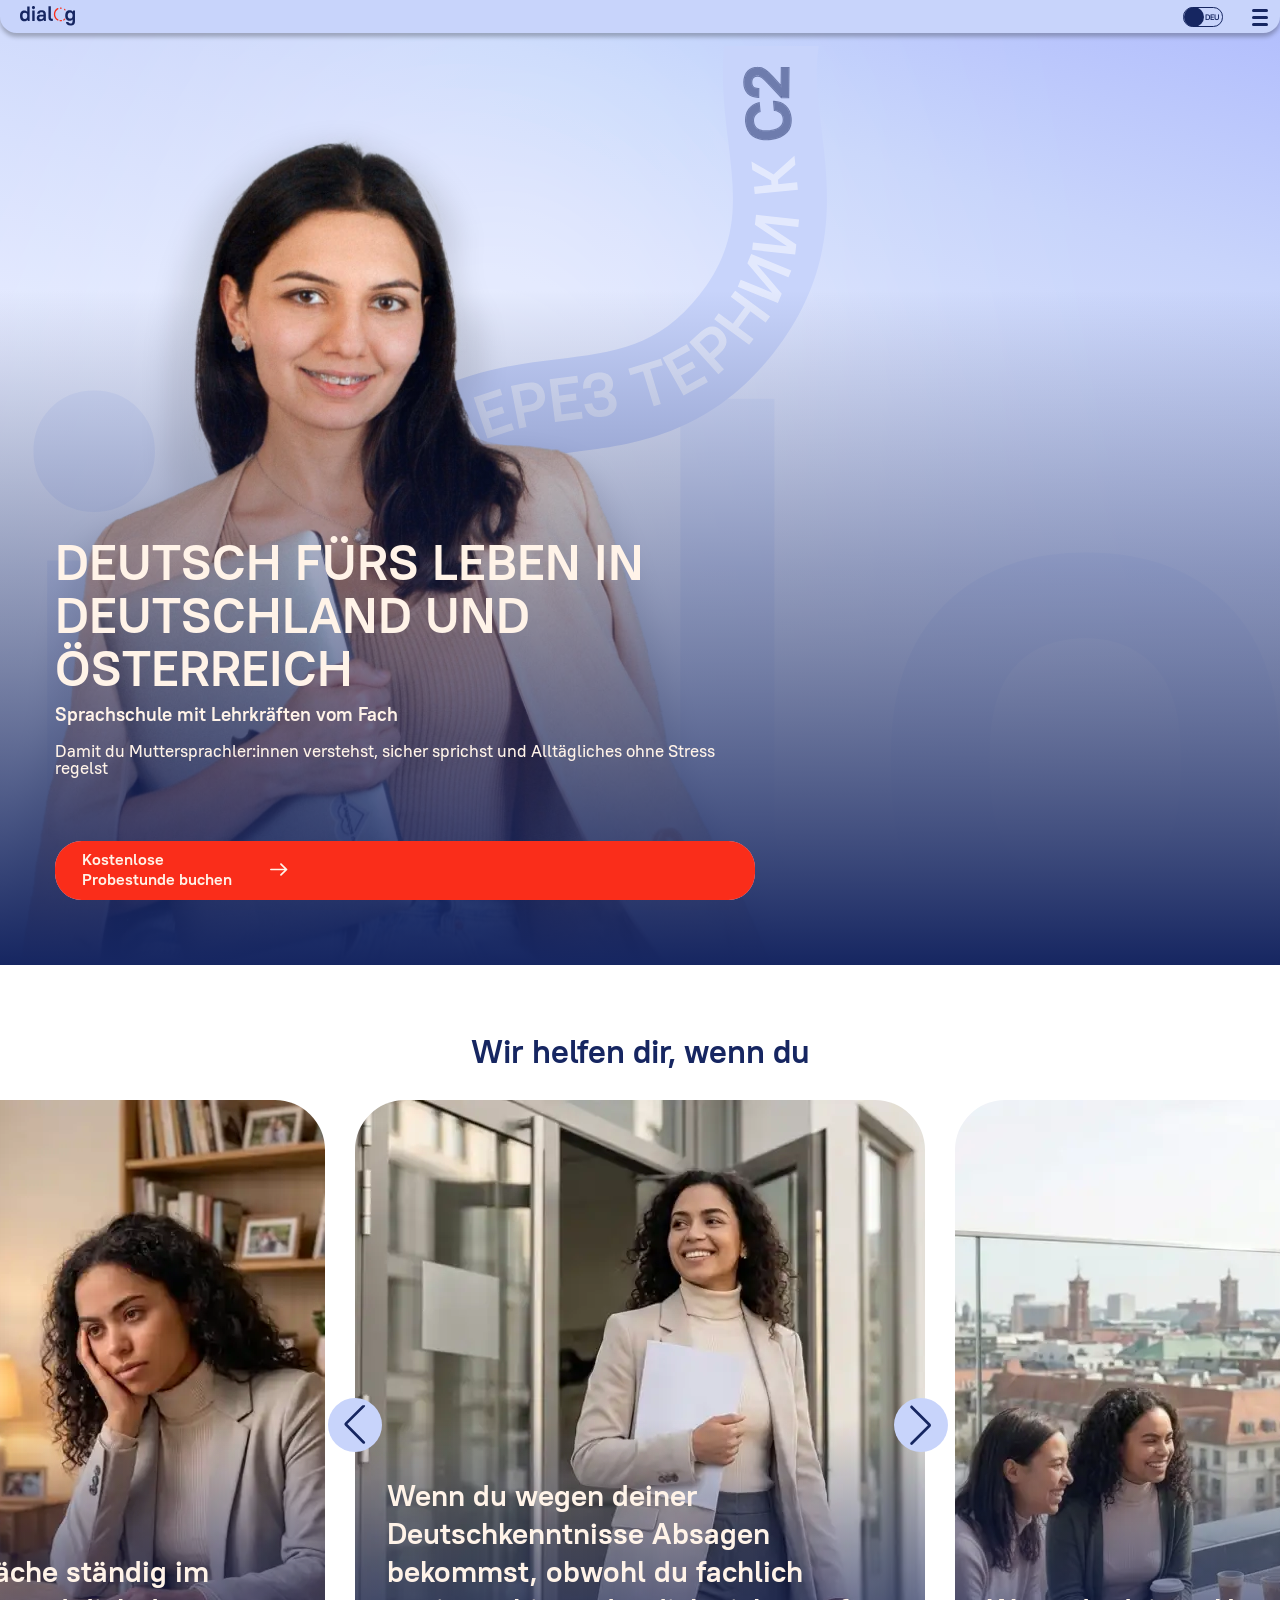
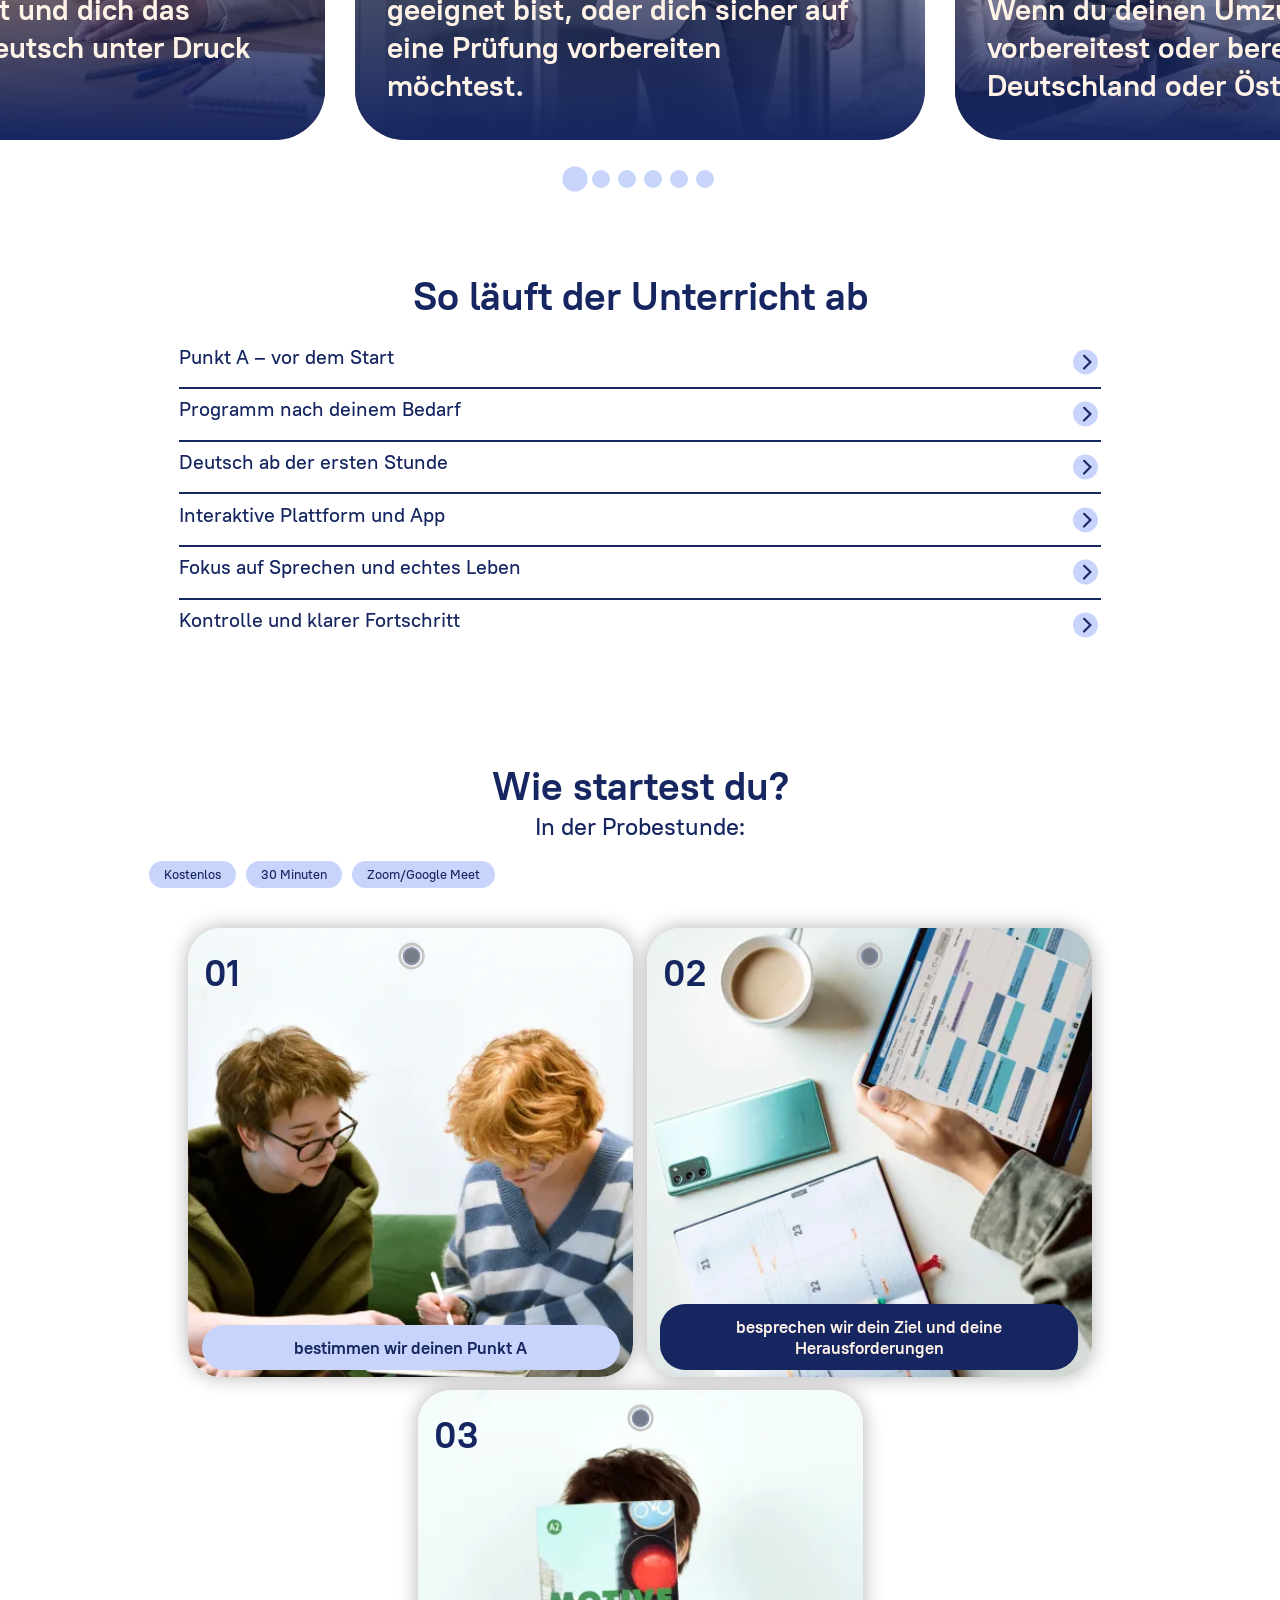
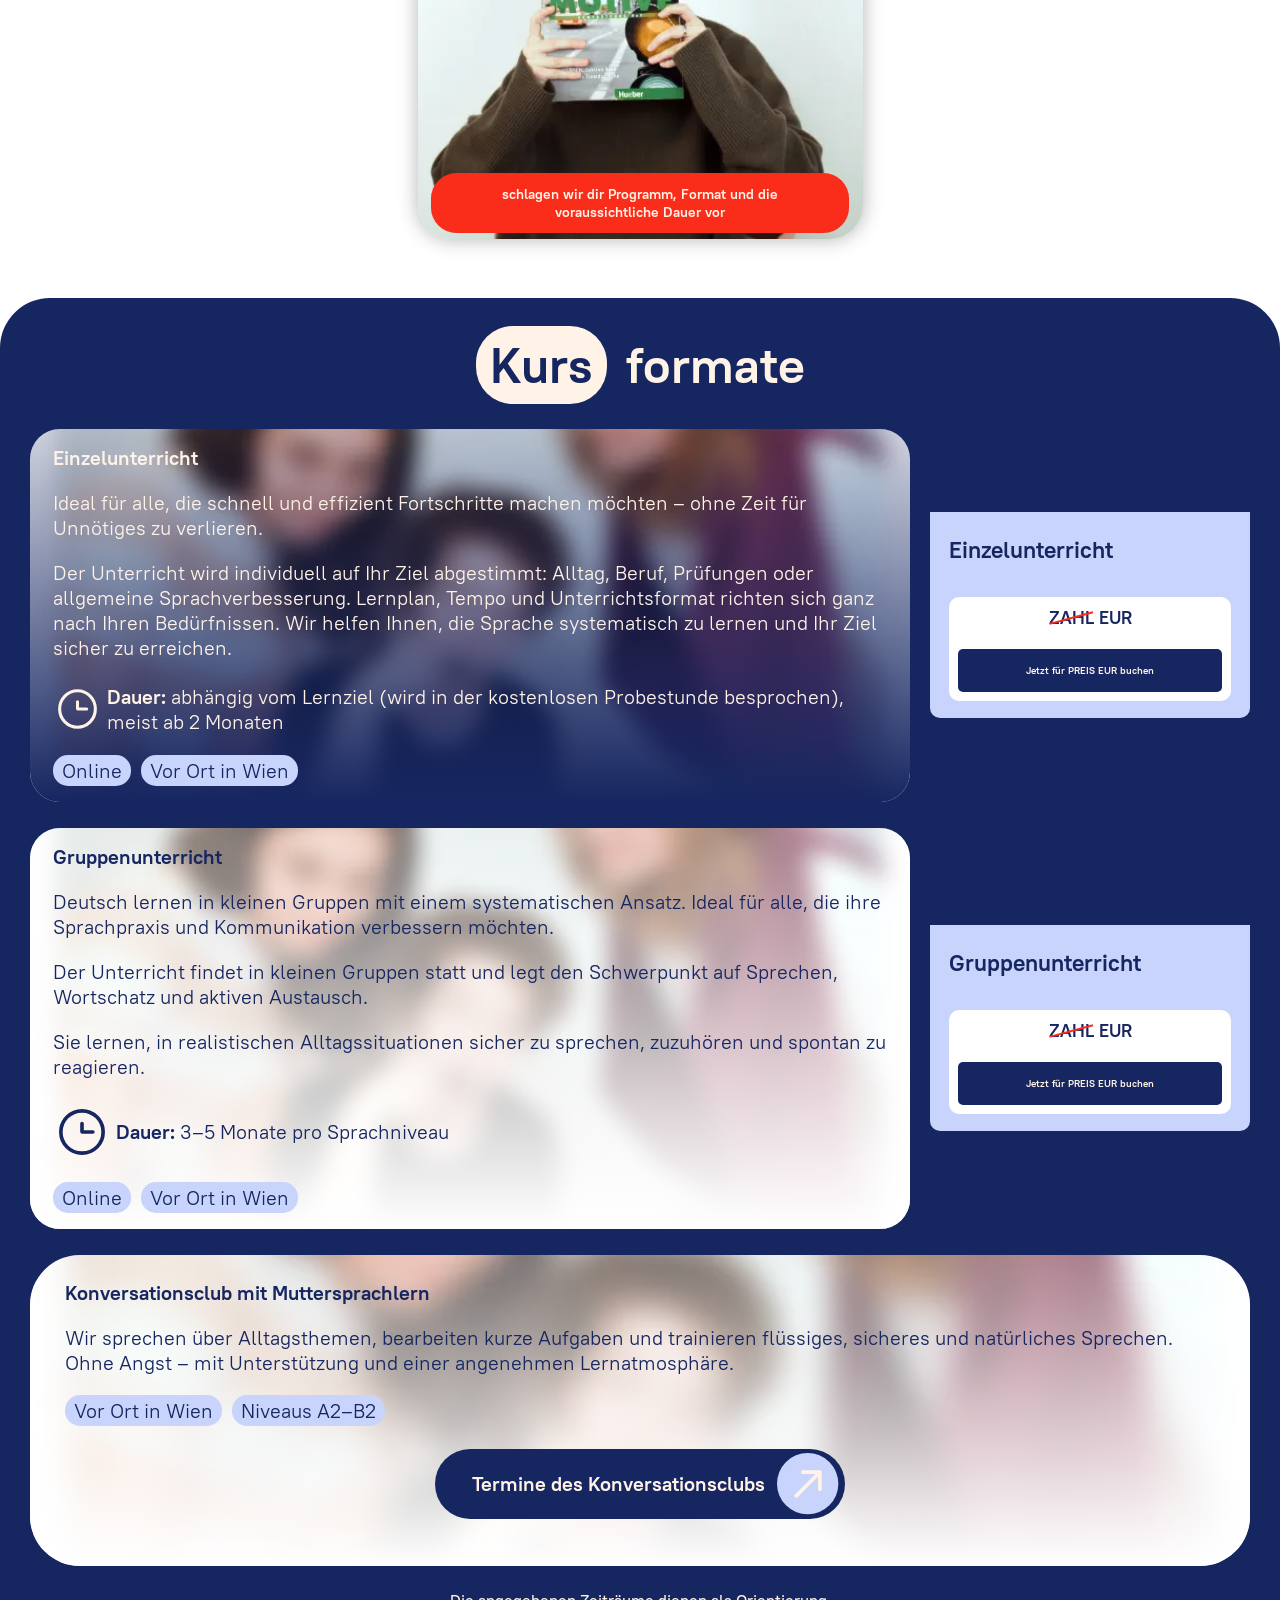
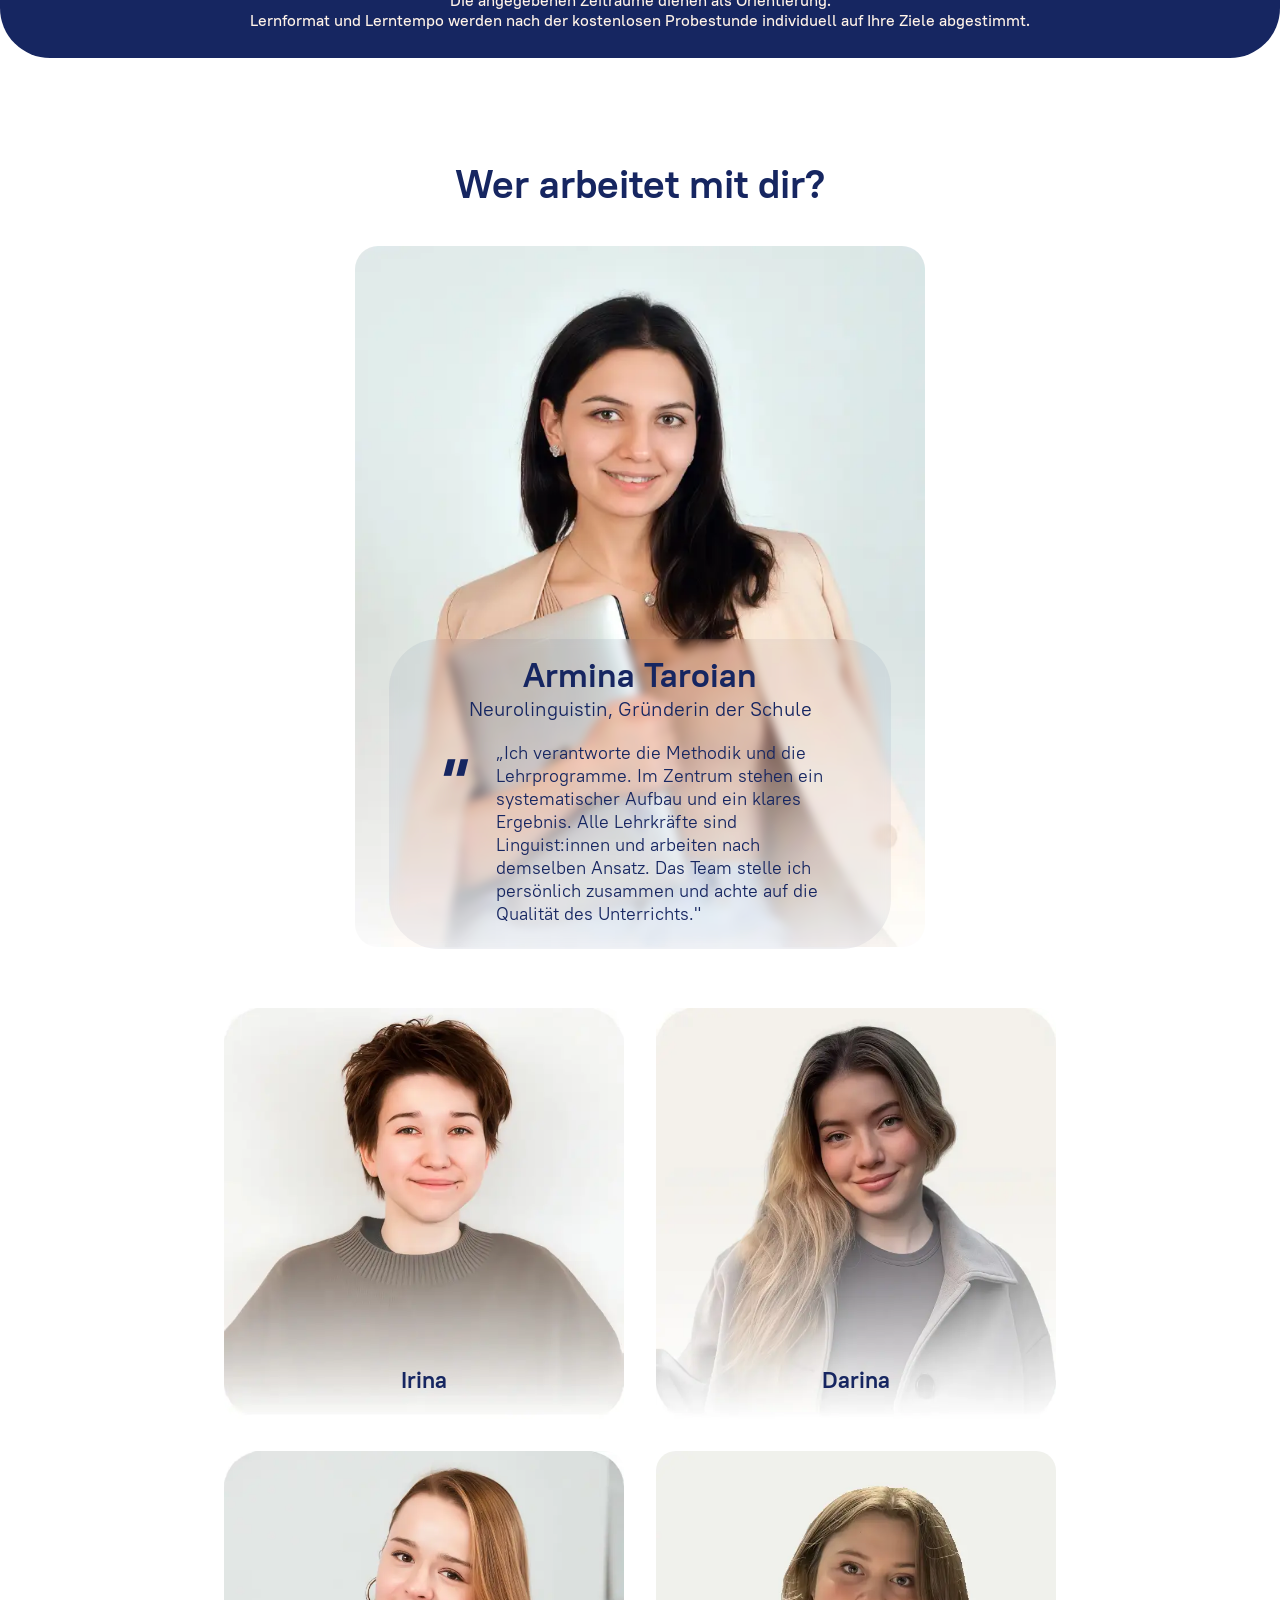
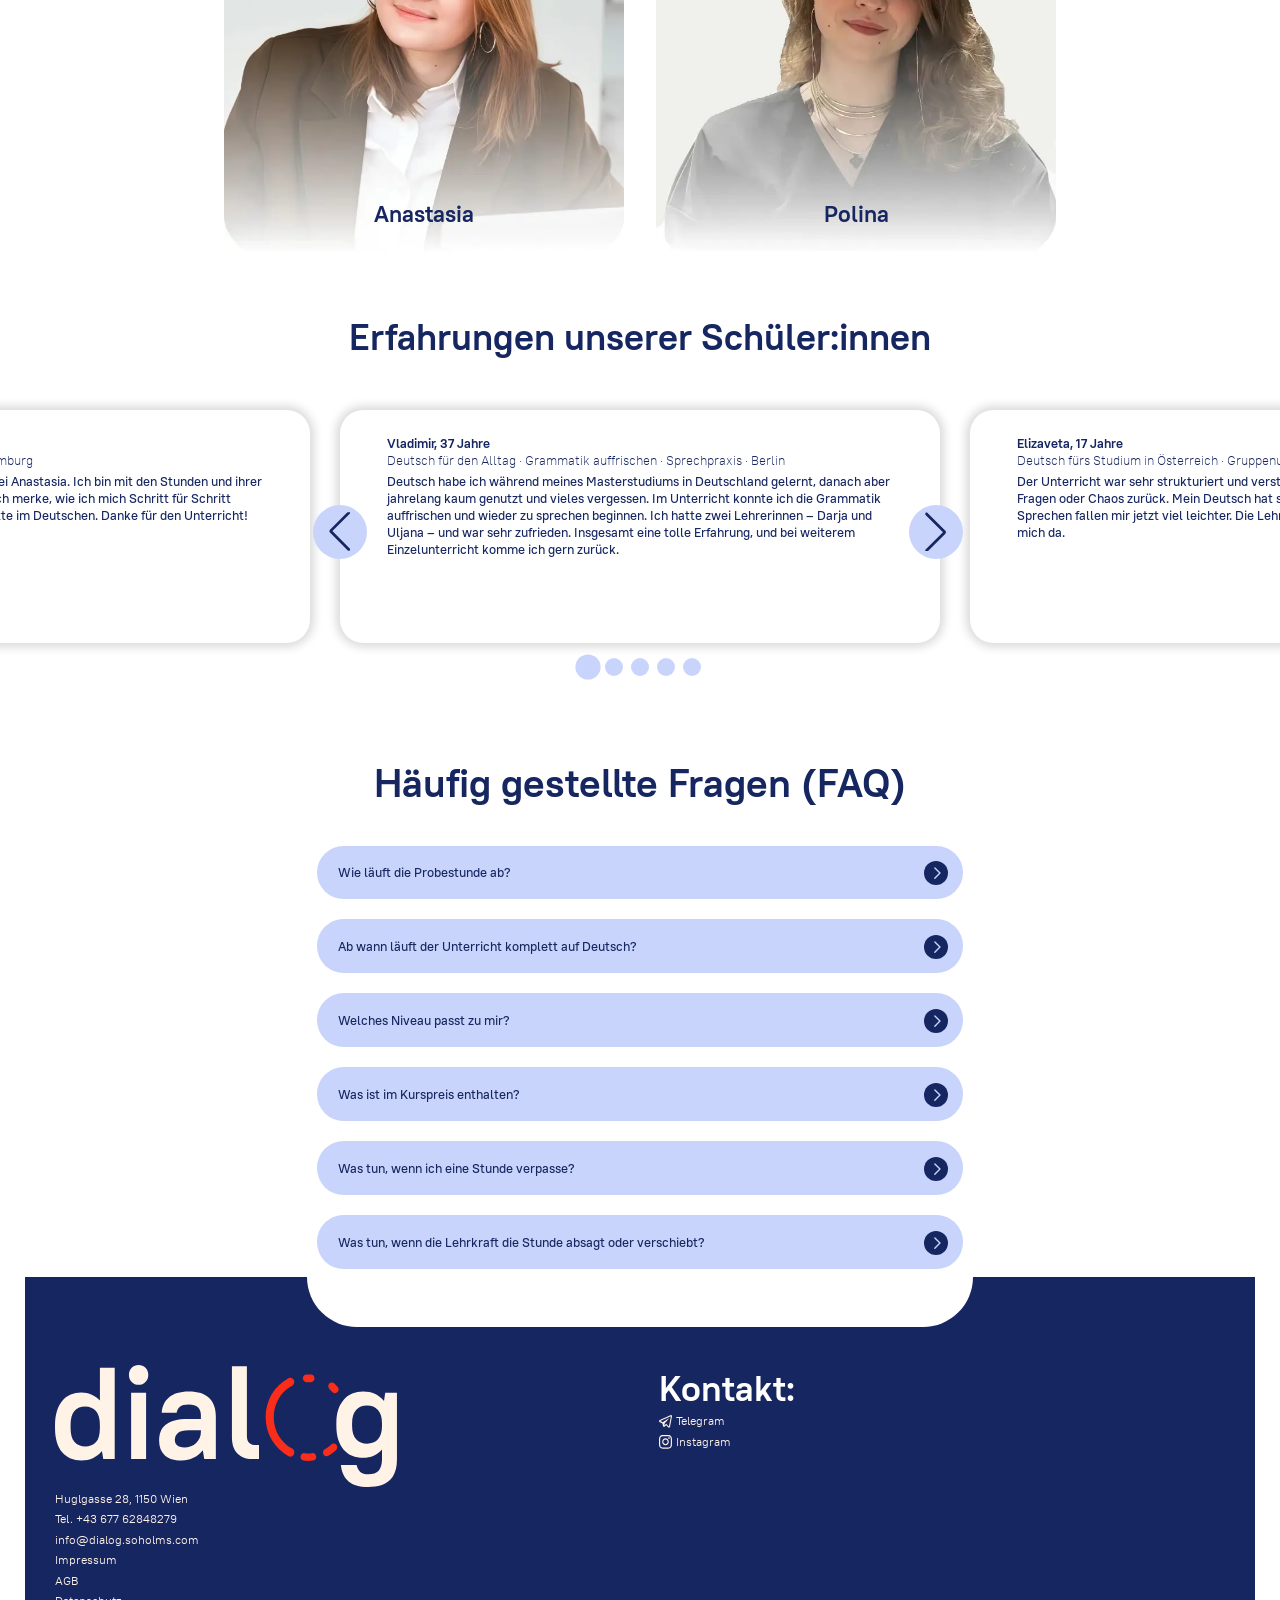
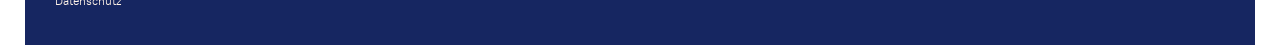
<file: deu/index.html>
<!DOCTYPE html>
<html lang="ru">

<head>
    <meta charset="UTF-8">
    <meta name="viewport" content="width=device-width, initial-scale=1.0">

    <title>Dialog – Deutschschule in Wien | Online- und Präsenzkurse</title>
    <meta name="description"
        content="Deutschschule Dialog in Wien. Deutschkurse online und vor Ort, Einzel- und Gruppenunterricht sowie Vorbereitung auf ÖIF-, Goethe- und ÖSD-Prüfungen. Jetzt kostenlose Probestunde buchen.">

    <meta name="robots" content="index, follow">
    <meta name="author" content="Dialog Schule">

    <link rel="canonical" href="https://dialog.soholms.com/">
    <link rel="icon" type="image/svg+xml" href="favicon.svg">
    <link rel="stylesheet" href="style.css">
    <link rel="stylesheet" href="swiper/swiper-bundle.min.css">

    <!-- Open Graph -->
    <meta property="og:type" content="website">
    <meta property="og:url" content="https://dialog.soholms.com/">
    <meta property="og:title" content="Dialog – Deutschschule in Wien">
    <meta property="og:description"
        content="Deutschkurse online und vor Ort. Einzel- und Gruppenunterricht sowie Vorbereitung auf ÖIF-, Goethe- und ÖSD-Prüfungen. Kostenlose Probestunde.">
    <meta property="og:image" content="https://dialog.soholms.com/img/og-image.jpg">
    <meta property="og:locale" content="de_AT">
    <meta property="og:site_name" content="Dialog Schule">

    <!-- Twitter -->
    <meta name="twitter:card" content="summary_large_image">
    <meta name="twitter:title" content="Dialog – Deutschschule in Wien">
    <meta name="twitter:description"
        content="Deutschkurse online und vor Ort. Vorbereitung auf ÖIF-, Goethe- und ÖSD-Prüfungen. Kostenlose Probestunde.">
    <meta name="twitter:image" content="https://dialog.soholms.com/img/og-image.jpg">

    <!-- Theme Color -->
    <meta name="theme-color" content="#162661">
</head>

<body>

    <header class="header active">
        <div class="header__wrap">
            <a href="/" class="logo">
                <img src="./img/logo.svg" alt="Dialog – Deutschschule">
            </a>
            <nav class="nav">
                <div class="nav__list">
                    <a href="#study" class="nav__link">Kursformate</a>
                    <a href="#teachers" class="nav__link">Unser Team</a>
                    <a href="#feedback" class="nav__link">Bewertungen</a>
                    <a href="#faq" class="nav__link">FAQ</a>
                </div>
            </nav>
            <a class="lang" href="/">
                deu
            </a>
            <div class="header__mob">
                <a href="#" class="header__link">Jetzt anmelden</a>
                <button class="nav__btn" aria-label="Menü öffne">
                    <span></span>
                    <span></span>
                    <span></span>
                </button>
            </div>

        </div>
    </header>
    <main>
        <section class="hero">
            <div class="hero-bg">
                <img src="./img/hero-bg.svg" alt="Hero Background Tape">
            </div>
            <div class="hero-bg-mob">
                <img src="./img/hero-bg-mob.webp" alt="Hero Background Tape">
            </div>
            <div class="hero__img">
                <img src="./img/armina-hero.webp" alt="Deutschschule Dialog – Deutschkurse online und in Wien."
                    fetchpriority="high">
            </div>

            <div class="hero__wrap container">
                <div class="hero__content">
                    <h1 class="hero__title">Deutsch fürs Leben in Deutschland und Österreich</h1>
                    <h2 class="hero__subtitle">Sprachschule mit Lehrkräften vom Fach</h2>
                    <p class="hero__desc">
                        Damit du Muttersprachler:innen verstehst, sicher sprichst und Alltägliches ohne Stress regelst
                    </p>
                    <a href="https://r.bothelp.io/tg?domain=Dialog_deutsch_bot&start=c1759494450624-ds&utm_source=website&utm_medium=button&utm_campaign=pronunciationcourse&utm_content=sale70"
                        class="button">
                        <div class="button__wrap">
                            <span>Kostenlose Probestunde buchen</span>
                            <img src="./img/arrow-r.svg" alt="">
                        </div>
                    </a>
                </div>
            </div>
        </section>
        <section class="help container">
            <div class="help__wrap ">

                <div class="help__content">
                    <div class="help__block">
                        <h2 class="help__title">
                            Wir helfen dir, wenn du
                        </h2>
                    </div>
                    <div class="help__block">
                        <div class="help__img"><img src="./img/help-img1.webp" alt=""></div>
                        <div class="help__row">
                            <p> Sicher in die Prüfung gehen willst</p>
                            <p>Trotz passender Erfahrung und Skills Absagen wegen deiner Deutschkenntnisse bekommst</p>
                        </div>
                    </div>
                    <div class="help__block">
                        <div class="help__img"><img src="./img/help-img2.webp" alt=""></div>
                        <div class="help__row">
                            <p>Dich auf den Umzug vorbereitest oder schon in Deutschland oder Österreich lebst, aber
                                jedes</p>
                            <p>Gespräch im Kopf durchgehst und die ständige Anspannung dich auslaugt
                            </p>
                        </div>
                    </div>
                    <div class="help__block">
                        <div class="help__img"><img src="./img/help-img3.webp" alt=""></div>
                        <div class="help__row">
                            <p>Einzelne Wörter verstehst, den Sinn aber nur aus dem Kontext errätst</p>
                            <p>Dich endlich auf Augenhöhe mit den Einheimischen fühlen willst</p>
                        </div>
                    </div>
                </div>
            </div>
        </section>
        <section class="help-mob">
            <h2 class="help-mob__title">Wir helfen dir, wenn du</h2>
            <div class="help-mob__wrap">
                <div class="swiper help-mob__swiper">
                    <div class="swiper-wrapper">

                        <div class="swiper-slide">
                            <img src="./img/mob/help-1.webp" alt="Vorbereitung auf Deutschprüfungen">
                            <p class="help-mob__desc">
                                Wenn du wegen deiner Deutschkenntnisse Absagen bekommst, obwohl du fachlich geeignet
                                bist, oder dich sicher auf eine Prüfung vorbereiten möchtest.
                            </p>
                        </div>

                        <div class="swiper-slide">
                            <img src="./img/mob/help-2.webp" alt="Deutsch für das Leben in Österreich und Deutschland">
                            <p class="help-mob__desc">
                                Wenn du deinen Umzug vorbereitest oder bereits in Deutschland oder Österreich lebst.
                            </p>
                        </div>

                        <div class="swiper-slide">
                            <img src="./img/mob/help-3.webp" alt="Konversationstraining auf Deutsch">
                            <p class="help-mob__desc">
                                Wenn du Gespräche ständig im Kopf durchgehst und dich das Sprechen auf Deutsch unter
                                Druck setzt.
                            </p>
                        </div>

                        <div class="swiper-slide">
                            <img src="./img/mob/help-1.webp" alt="Vorbereitung auf Deutschprüfungen">
                            <p class="help-mob__desc">
                                Wenn du wegen deiner Deutschkenntnisse Absagen bekommst, obwohl du fachlich geeignet
                                bist, oder dich sicher auf eine Prüfung vorbereiten möchtest.
                            </p>
                        </div>

                        <div class="swiper-slide">
                            <img src="./img/mob/help-2.webp" alt="Deutsch für das Leben in Österreich und Deutschland">
                            <p class="help-mob__desc">
                                Wenn du deinen Umzug vorbereitest oder bereits in Deutschland oder Österreich lebst.
                            </p>
                        </div>

                        <div class="swiper-slide">
                            <img src="./img/mob/help-3.webp" alt="Konversationstraining auf Deutsch">
                            <p class="help-mob__desc">
                                Wenn du Gespräche ständig im Kopf durchgehst und dich das Sprechen auf Deutsch unter
                                Druck setzt.
                            </p>
                        </div>

                    </div>

                    <div class="swiper-button-prev"></div>
                    <div class="swiper-button-next"></div>
                    <div class="swiper-pagination"></div>
                </div>
            </div>
        </section>
        <section class="step">
            <div class="step__line"><img src="./img/full-line.svg" alt=""></div>
            <div class="step__practice">

                <h2 class="step__title">
                    <span>So läuft der </span>
                    <span>Unterricht bei uns ab</span>
                </h2>
                <h2 class="step__title-mob">
                    So läuft der Unterricht ab
                </h2>
                <div class="step-wrap">
                    <div class="step__col">
                        <div class="step__row">
                            <span>Punkt A – vor dem Start</span>
                            <svg width="36" height="36" viewBox="0 0 36 36" fill="none"
                                xmlns="http://www.w3.org/2000/svg">
                                <circle cx="18" cy="18" r="18" fill="#C8D4FB" />
                                <path d="M15.9766 8.97656L25.1447 18.1447L15.831 27.4584" stroke="#162661"
                                    stroke-width="3" stroke-miterlimit="16" stroke-linecap="round" />
                            </svg>
                            <div class="step__row-wrap">
                                <p>Vor dem Start bestimmen wir dein Niveau, deine echten Herausforderungen und dein
                                    Ziel. So weißt du genau, wo du stehst und warum du beginnst.
                                </p>
                            </div>

                        </div>
                        <div class="step__row">
                            <span>Programm nach deinem Bedarf </span>
                            <svg width="36" height="36" viewBox="0 0 36 36" fill="none"
                                xmlns="http://www.w3.org/2000/svg">
                                <circle cx="18" cy="18" r="18" fill="#C8D4FB" />
                                <path d="M15.9766 8.97656L25.1447 18.1447L15.831 27.4584" stroke="#162661"
                                    stroke-width="3" stroke-miterlimit="16" stroke-linecap="round" />
                            </svg>
                            <div class="step__row-wrap">
                                <p>Das Programm richtet sich nach deinem Ziel: Alltag, Job, Prüfung, Umzug oder mehr
                                    Sicherheit im Gespräch. Wir geben dir gleich einen Überblick über Dauer und Etappen.
                                </p>
                            </div>

                        </div>
                        <div class="step__row">
                            <span>Deutsch ab der ersten Stunde</span>
                            <svg width="36" height="36" viewBox="0 0 36 36" fill="none"
                                xmlns="http://www.w3.org/2000/svg">
                                <circle cx="18" cy="18" r="18" fill="#C8D4FB" />
                                <path d="M15.9766 8.97656L25.1447 18.1447L15.831 27.4584" stroke="#162661"
                                    stroke-width="3" stroke-miterlimit="16" stroke-linecap="round" />
                            </svg>
                            <div class="step__row-wrap">
                                <p>Der Unterricht findet auf Deutsch statt. Wir bringen dir bei, auf Deutsch zu denken
                                    statt im Kopf zu übersetzen, und helfen dir, ruhig und sicher zu sprechen.
                                </p>
                            </div>
                        </div>
                    </div>
                    <div class="step__col">
                        <div class="step__row">
                            <span>Interaktive Plattform und App</span>
                            <svg width="36" height="36" viewBox="0 0 36 36" fill="none"
                                xmlns="http://www.w3.org/2000/svg">
                                <circle cx="18" cy="18" r="18" fill="#C8D4FB" />
                                <path d="M15.9766 8.97656L25.1447 18.1447L15.831 27.4584" stroke="#162661"
                                    stroke-width="3" stroke-miterlimit="16" stroke-linecap="round" />
                            </svg>
                            <div class="step__row-wrap">
                                <p>Alle Materialien, Aufgaben und Übungen findest du übersichtlich auf unserer Plattform
                                    und in der App.<br> Du siehst die Kursstruktur und kannst jederzeit zwischen den
                                    Stunden
                                    darauf zugreifen.
                                </p>
                            </div>
                        </div>
                        <div class="step__row">
                            <span>Fokus auf Sprechen und echtes Leben</span>
                            <svg width="36" height="36" viewBox="0 0 36 36" fill="none"
                                xmlns="http://www.w3.org/2000/svg">
                                <circle cx="18" cy="18" r="18" fill="#C8D4FB" />
                                <path d="M15.9766 8.97656L25.1447 18.1447L15.831 27.4584" stroke="#162661"
                                    stroke-width="3" stroke-miterlimit="16" stroke-linecap="round" />
                            </svg>
                            <div class="step__row-wrap">
                                <p>Dialoge, Telefonate, Alltagssituationen, Job und Prüfungen – dein Deutsch
                                    funktioniert auch außerhalb der Stunde, nicht nur während des Unterrichts.
                                </p>
                            </div>
                        </div>
                        <div class="step__row">
                            <span>Kontrolle und klarer Fortschritt</span>
                            <svg width="36" height="36" viewBox="0 0 36 36" fill="none"
                                xmlns="http://www.w3.org/2000/svg">
                                <circle cx="18" cy="18" r="18" fill="#C8D4FB" />
                                <path d="M15.9766 8.97656L25.1447 18.1447L15.831 27.4584" stroke="#162661"
                                    stroke-width="3" stroke-miterlimit="16" stroke-linecap="round" />
                            </svg>
                            <div class="step__row-wrap">
                                <p>Jede Stunde ist Teil eines roten Fadens: Du siehst genau, was du schon geschafft hast
                                    und wohin es als Nächstes geht.
                                </p>
                            </div>
                        </div>
                    </div>
                </div>
            </div>

            <div class="step-study">
                <h2 class="step-study__title">Wie startest du?</h2>
                <p class="step-study__desc">In der Probestunde:</p>
                <div class="step-study__tags">
                    <span class="step-study__tags-item">Kostenlos</span>
                    <span class="step-study__tags-item">30 Minuten</span>
                    <span class="step-study__tags-item">Zoom/Google Meet</span>
                </div>
                <div class="step-study__wrap">
                    <div class="step-study__progress">
                        <span class="step-study__progress-num">01</span>
                        <span class="step-study__progress-num">02</span>
                        <span class="step-study__progress-num">03</span>
                        <div class="step-study__progress-line">
                            <div class="step-study__progress-line-fill"></div>
                        </div>
                    </div>
                    <div class="step-study__cards">
                        <div class="step-study__cards-item">
                            <img src="./img/study-1.webp" alt="">
                            <span>01</span>
                            <div><img src="./img/hole.svg" alt=""></div>
                            <p>bestimmen wir deinen Punkt A</p>
                        </div>
                        <div class="step-study__cards-item">
                            <img src="./img/study-2.webp" alt="">
                            <span>02</span>
                            <div><img src="./img/hole.svg" alt=""></div>
                            <p>besprechen wir dein Ziel und deine Herausforderungen</p>
                        </div>
                        <div class="step-study__cards-item">
                            <img src="./img/study-3.webp" alt="">
                            <span>03</span>
                            <div><img src="./img/hole.svg" alt=""></div>
                            <p>schlagen wir dir Programm, Format und die voraussichtliche Dauer vor</p>
                        </div>
                    </div>
                </div>
            </div>
        </section>
        <section id="study">
            <div class="study container">
                <div class="study__wrap">
                    <h2 class="study__title"><span>Kurs</span>formate</h2>
                    <div class="study__list">
                        <div class="study__row">
                            <div class="study__col">
                                <h3>Einzelunterricht</h3>
                                <span>Online</span>
                                <span>Vor Ort in Wien</span>
                            </div>
                            <div class="study__col">
                                <div class="study__col-wrap">
                                    <h4>Deutsch nach deinem Bedarf und Ziel</h4>
                                    <p>Ideal, wenn du schnelle, klare Ergebnisse willst – ohne Zeit für Unwichtiges zu
                                        verlieren.</p>
                                    <p>Wir arbeiten ganz individuell an deinem Ziel: Alltag, Job, Prüfungen oder ein
                                        höheres Niveau.<br>Programm, Tempo und Format passen wir an dich an. So bringen
                                        wir
                                        System in deine Sprache und führen dich ohne Chaos zum Ergebnis.</p>
                                    <p><img src="./img/time.svg" alt="">Dauer: abhängig vom Ziel (besprechen wir in der
                                        Probestunde), meist ab 2 Monaten</p>
                                    <div class="study__col-card">
                                        <h5>Einzelunterricht</h5>
                                        <div>
                                            <p><span>ZAHL</span>EUR</p>
                                            <a href="#">Für ZAHL EUR buchen</a>
                                        </div>
                                    </div>
                                </div>
                            </div>
                        </div>
                        <div class="study__row">
                            <div class="study__col">
                                <h3>Gruppenunterricht</h3>
                                <span>Online</span>
                                <span>Vor Ort in Wien</span>
                            </div>
                            <div class="study__col">
                                <div class="study__col-wrap">
                                    <h4>Deutsch in der Gruppe</h4>
                                    <p>Deutsch in der Gruppe – mit System. Ideal, wenn dir Sprechen und echte
                                        Kommunikation besonders wichtig sind.
                                    </p>
                                    <p>Unterricht in kleinen Gruppen mit Fokus auf Sprechen, neuem Wortschatz und
                                        lebendigem Austausch.</p>
                                    <p>Du lernst, in alltagsnahen Situationen zu sprechen, zuzuhören und zu reagieren.
                                    </p>
                                    <p><img src="./img/time-blue.svg" alt="">auer: 3–5 Monate pro Niveau</p>
                                    <div class="study__col-card">
                                        <h5>Gruppenunterricht</h5>
                                        <div>
                                            <p><span>ZAHL</span>EUR</p>
                                            <a href="#">Für ZAHL EUR buchen</a>
                                        </div>
                                    </div>
                                </div>
                            </div>
                        </div>
                        <div class="study__row">
                            <div class="study__col">
                                <h3>Buchclub mit<br>Linguist</h3>
                                <span>Online</span>
                                <span>Vor Ort in Wien</span>
                            </div>
                            <div class="study__col">
                                <div class="study__col-wrap">
                                    <h4>Buchclub mit Linguist</h4>
                                    <p>Für alle, die tiefer in die Sprache eintauchen wollen: Texte verstehen, Gedanken
                                        formulieren und über komplexere Themen sprechen.</p>
                                    <p>Wir lesen zeitgenössische Bücher, erarbeiten den Wortschatz und besprechen den
                                        Inhalt. Du bekommst fertigen Wortschatz und Übungen, damit neue Vokabeln in den
                                        aktiven Sprachgebrauch übergehen. So erweiterst du deinen Wortschatz,
                                        strukturierst deine Sprache und sprichst präziser.</p>
                                    <p><img src="./img/time.svg" alt="">Dauer: abhängig vom Ziel (besprechen wir in der
                                        Probestunde), meist ab 2 Monaten</p>
                                    <div class="study__col-card">
                                        <h5>Buchclub mit Linguist</h5>
                                        <div>
                                            <p><span>ZAHL</span>EUR</p>
                                            <a href="#">Für ZAHL EUR buchen</a>
                                        </div>
                                    </div>
                                </div>
                            </div>
                        </div>
                        <div class="study__row">
                            <div class="study__col">
                                <h3>Sprachclub mit Muttersprachler</h3>
                                <span>Vor Ort in Wien</span>
                                <span>Niveau A2–B2 </span>
                            </div>
                            <div class="study__col">
                                <div class="study__col-wrap">
                                    <h4>Sprachclub mit Muttersprachler</h4>
                                    <p>Wir besprechen echte Themen, lösen kleine Aufgaben und lernen, schneller,
                                        sicherer und natürlicher zu sprechen. Keine Angst – nur Unterstützung und Hilfe.
                                    </p>
                                    <p>Hinweis unter den Formaten: Die Angaben zur Dauer sind ungefähr. Format und Tempo
                                        legen wir nach der kostenlosen Probestunde gemeinsam mit dir fest.
                                    </p>
                                    <a href="#" class="link__to">
                                        Termine des Sprechclubs
                                        <div>
                                            <img src="./img/arrow-top.svg" alt="">
                                        </div>
                                    </a>
                                </div>
                            </div>
                        </div>
                    </div>
                </div>
            </div>
            <div class="study-mob">
                <h2 class="study-mob__title"><span>Kurs</span>formate</h2>

                <div class="study-mob__grid">

                    <div class="study-mob__col">
                        <div class="study-mob__content">
                            <div class="study-mob__content-wrap">
                                <h3>Einzelunterricht</h3>

                                <p>
                                    Ideal für alle, die schnell und effizient Fortschritte machen möchten –
                                    ohne Zeit für Unnötiges zu verlieren.
                                </p>

                                <p>
                                    Der Unterricht wird individuell auf Ihr Ziel abgestimmt:
                                    Alltag, Beruf, Prüfungen oder allgemeine Sprachverbesserung.
                                    Lernplan, Tempo und Unterrichtsformat richten sich ganz nach Ihren Bedürfnissen.
                                    Wir helfen Ihnen, die Sprache systematisch zu lernen und Ihr Ziel sicher zu
                                    erreichen.
                                </p>

                                <div class="study-mob__content-due">
                                    <img src="./img/time.svg" alt="">
                                    <p><b>Dauer:</b> abhängig vom Lernziel (wird in der kostenlosen Probestunde
                                        besprochen), meist ab 2 Monaten</p>
                                </div>

                                <div class="study-mob__content-list">
                                    <span>Online</span>
                                    <span>Vor Ort in Wien</span>
                                </div>
                            </div>
                        </div>

                        <div class="study-mob__card">
                            <h3>Einzelunterricht</h3>

                            <div class="study-mob__card-price">
                                <p><span>ZAHL</span> EUR</p>

                                <button>
                                    Jetzt für PREIS EUR buchen
                                </button>
                            </div>
                        </div>
                    </div>

                    <div class="study-mob__col">
                        <div class="study-mob__content">
                            <div class="study-mob__content-wrap">
                                <h3>Gruppenunterricht</h3>

                                <p>
                                    Deutsch lernen in kleinen Gruppen mit einem systematischen Ansatz.
                                    Ideal für alle, die ihre Sprachpraxis und Kommunikation verbessern möchten.
                                </p>

                                <p>
                                    Der Unterricht findet in kleinen Gruppen statt und legt den Schwerpunkt
                                    auf Sprechen, Wortschatz und aktiven Austausch.
                                </p>

                                <p>
                                    Sie lernen, in realistischen Alltagssituationen sicher zu sprechen,
                                    zuzuhören und spontan zu reagieren.
                                </p>

                                <div class="study-mob__content-due">
                                    <img src="./img/time-blue.svg" alt="">
                                    <p><b>Dauer:</b> 3–5 Monate pro Sprachniveau</p>
                                </div>

                                <div class="study-mob__content-list">
                                    <span>Online</span>
                                    <span>Vor Ort in Wien</span>
                                </div>
                            </div>
                        </div>

                        <div class="study-mob__card">
                            <h3>Gruppenunterricht</h3>

                            <div class="study-mob__card-price">
                                <p><span>ZAHL</span> EUR</p>

                                <button>
                                    Jetzt für PREIS EUR buchen
                                </button>
                            </div>
                        </div>
                    </div>

                    <div class="study-mob__col">
                        <div class="study-mob__content">
                            <div class="study-mob__content-wrap">
                                <h3>Konversationsclub mit Muttersprachlern</h3>

                                <p>
                                    Wir sprechen über Alltagsthemen, bearbeiten kurze Aufgaben
                                    und trainieren flüssiges, sicheres und natürliches Sprechen.
                                    Ohne Angst – mit Unterstützung und einer angenehmen Lernatmosphäre.
                                </p>

                                <div class="study-mob__content-list">
                                    <span>Vor Ort in Wien</span>
                                    <span>Niveaus A2–B2</span>
                                </div>

                                <a href="#" class="study-mob__link">
                                    Termine des Konversationsclubs
                                    <img src="./img/arrow-top.svg" alt="">
                                </a>
                            </div>
                        </div>
                    </div>

                </div>

                <p class="study-mob__desc">
                    Die angegebenen Zeiträume dienen als Orientierung.<br>
                    Lernformat und Lerntempo werden nach der kostenlosen Probestunde individuell auf Ihre Ziele
                    abgestimmt.
                </p>
            </div>
        </section>

        <section class="work container" id="teachers">
            <div class="work__wrap">
                <div class="work__left">
                    <div class="work__img">
                        <img src="./img/armina.webp"
                            alt="Armina Taroian – Neurolinguistin und Gründerin der Deutschschule Dialog">
                    </div>
                    <div class="work__text">
                        <h2>Armina Taroian</h2>
                        <p>Neurolinguistin, Gründerin der Schule</p>
                        <div class="work-mob__content">
                            <span>"</span>
                            <p>„Ich verantworte die Methodik und die Lehrprogramme. Im Zentrum stehen ein systematischer
                                Aufbau und ein klares Ergebnis. Alle Lehrkräfte sind Linguist:innen und arbeiten nach
                                demselben Ansatz. Das Team stelle ich persönlich zusammen und achte auf die Qualität des
                                Unterrichts."

                            </p>
                        </div>
                    </div>
                </div>
                <div class="work__right">
                    <h2 class="work__title">
                        Wer arbeitet mit dir?
                    </h2>
                    <div class="work__content">
                        <span>"</span>
                        <p>
                            Ich bin für unsere Lehrmethodik und die Entwicklung der Lernprogramme verantwortlich.
                            Im Mittelpunkt stehen ein klarer Aufbau und nachhaltige Lernerfolge.
                            <br>
                            <br>
                            Alle unsere Lehrkräfte sind qualifizierte Sprachwissenschaftler:innen und unterrichten nach
                            einem einheitlichen Konzept.<br>
                            Ich stelle das Team persönlich zusammen und achte auf die hohe Qualität des Unterrichts.
                        </p>
                    </div>
                </div>
            </div>
            <div class="swiper work__slider">
                <div class="swiper-wrapper">
                    <div class="work__item swiper-slide">
                        <img src="./img/irina.webp"
                            alt="Irina – Deutschlehrerin für die Niveaus A1 bis B1, Goethe- und ÖSD-Prüfungsvorbereitung">
                        <h3>Irina</h3>
                        <p>A1–B1 · Goethe · ÖSD</p>
                    </div>

                    <div class="work__item swiper-slide">
                        <img src="./img/darina.webp"
                            alt="Darina – Deutschlehrerin für B2 und höher, ÖIF-Prüfungsvorbereitung, Österreich">
                        <h3>Darina</h3>
                        <p>B2+ · ÖIF · Österreich</p>
                    </div>

                    <div class="work__item swiper-slide">
                        <img src="./img/anastasia.webp"
                            alt="Anastasia – Deutschlehrerin für Anfänger, ÖIF-Prüfungsvorbereitung, Deutschland">
                        <h3>Anastasia</h3>
                        <p>Ab null · ÖIF · Deutschland</p>
                    </div>

                    <div class="work__item swiper-slide">
                        <img src="./img/polina.webp"
                            alt="Polina – Deutschlehrerin für B1, ÖIF- und DTZ-Prüfungsvorbereitung, Österreich">
                        <h3>Polina</h3>
                        <p>B1 · ÖIF · DTZ · Österreich</p>
                    </div>

                </div>
                <div class="swiper-button-prev"></div>
                <div class="swiper-button-next"></div>
                <div class="swiper-pagination feedback-pagination"></div>
            </div>
            <div class="work__list">
                <div class="work__item">
                    <img src="./img/irina.webp" alt="">
                    < <h3>Irina</h3>
                        <p>A1–B1 · Goethe · ÖSD</p>
                </div>
                <div class="work__item">
                    <img src="./img/darina.webp" alt="">
                    <h3>Darina</h3>
                    <p>B2+ · ÖIF · Österreich</p>
                </div>
                <div class="work__item">
                    <img src="./img/anastasia.webp" alt="">
                    <h3>Anastasia</h3>
                    <p>Ab null · ÖIF · Deutschland</p>
                </div>
                <div class="work__item">
                    <img src="./img/polina.webp" alt="">
                    <h3>Polina</h3>
                    <p>B1 · ÖIF · DTZ · Österreich</p>
                </div>
            </div>
        </section>
        <section class="feedback" id="feedback">
            <h2 class="feedback__title">
                Erfahrungen unserer Schüler:innen
            </h2>
            <div class="feedback__wrap">
                <div class="swiper feedback-slider">
                    <div class="swiper-wrapper">
                        <div class="swiper-slide">
                            <h3>Vladimir, 37 Jahre</h3>
                            <span>Deutsch für den Alltag · Grammatik auffrischen · Sprechpraxis · Berlin</span>
                            <p>Deutsch habe ich während meines Masterstudiums in Deutschland gelernt, danach aber
                                jahrelang kaum genutzt und vieles vergessen. Im Unterricht konnte ich die Grammatik
                                auffrischen und wieder zu sprechen beginnen. Ich hatte zwei Lehrerinnen – Darja und
                                Uljana – und war sehr zufrieden. Insgesamt eine tolle Erfahrung, und bei weiterem
                                Einzelunterricht komme ich gern zurück.</p>
                        </div>
                        <div class="swiper-slide">
                            <h3>Elizaveta, 17 Jahre</h3>
                            <span>Deutsch fürs Studium in Österreich · Gruppenunterricht ab null · Minsk</span>
                            <p>Der Unterricht war sehr strukturiert und verständlich, danach blieben keine offenen
                                Fragen oder Chaos zurück. Mein Deutsch hat sich deutlich verbessert: Lautlesen und
                                Sprechen fallen mir jetzt viel leichter. Die Lehrerin war sehr hilfsbereit und immer für
                                mich da.</p>
                        </div>
                        <div class="swiper-slide">
                            <h3>Elena, 22 Jahre</h3>
                            <span>Deutsch für den Job · Aussprachetraining · Wien</span>
                            <p>Beim ersten Vorstellungsgespräch auf Deutsch wurde meine Aussprache gelobt. Heute
                                telefoniere ich entspannt mit Recruiter:innen – ohne Angst, etwas nicht zu verstehen,
                                obwohl ich erst B1 habe.</p>
                        </div>
                        <div class="swiper-slide">
                            <h3>Ljudmila, 29 Jahre</h3>
                            <span>Kommunikation mit der deutschen Schwiegerfamilie · Aussprachetraining · München</span>
                            <p>Deutsch funktioniert endlich im echten Leben. Ich spreche entspannt im Café, am Telefon
                                und bin mit der Familie meines Mannes ganz auf Deutsch umgestiegen. Bei der Prüfung war
                                alles klar: Ich kannte Format und Aufbau und blieb ruhig. Zum ersten Mal habe ich die
                                Sprache im Griff statt Chaos im Kopf.
                            </p>
                        </div>
                        <div class="swiper-slide">
                            <h3>Ruslan, 41 Jahre</h3>
                            <span>Deutsch für den Job · Niveau steigern · Hamburg</span>
                            <p>Fast ein halbes Jahr hatte ich Unterricht bei Anastasia. Ich bin mit den Stunden und
                                ihrer Arbeit sehr zufrieden – einfach alles top. Ich merke, wie ich mich Schritt für
                                Schritt weiterentwickle und sehe echte Fortschritte im Deutschen. Danke für den
                                Unterricht!</p>
                        </div>
                    </div>
                    <div class="swiper-button">
                        <div class="swiper-button-prev"></div>
                        <div class="swiper-button-next"></div>
                    </div>
                    <div class="swiper-pagination feedback-pagination"></div>
                </div>
            </div>
        </section>
        <section class="faq" id="faq">
            <div class="faq__header">
                <h2 class="faq__title">Häufig gestellte Fragen (FAQ)</h2>
            </div>

            <div class="faq__list">
                <div class="faq__item">
                    <button class="faq__question">
                        <span>Wie läuft die Probestunde ab?</span>
                        <span class="faq__icon">
                            <svg width="36" height="36" viewBox="0 0 36 36" fill="none"
                                xmlns="http://www.w3.org/2000/svg">
                                <circle cx="18" cy="18" r="18" fill="#162661" />
                                <path d="M15.9766 8.97656L25.1447 18.1447L15.831 27.4584" stroke="#C8D4FB"
                                    stroke-width="3" stroke-miterlimit="16" stroke-linecap="round" />
                            </svg>

                        </span>
                    </button>
                    <div class="faq__answer">
                        <p>
                            Die Probestunde ist eine erste Einheit, in der du deine Lehrkraft und unsere Methode
                            kennenlernst und dein aktuelles Deutschniveau bestimmt wird. Danach stimmen wir gemeinsam
                            ein individuelles Lernprogramm ab und planen deine Stunden.
                            <br><br>
                            <b>Dauer:</b> 30 Minuten<br>
                            <b>Kosten:</b> kostenlos
                        </p>
                    </div>
                </div>
                <div class="faq__item">
                    <button class="faq__question">
                        <span>Ab wann läuft der Unterricht komplett auf Deutsch?</span>
                        <span class="faq__icon">
                            <svg width="36" height="36" viewBox="0 0 36 36" fill="none"
                                xmlns="http://www.w3.org/2000/svg">
                                <circle cx="18" cy="18" r="18" fill="#162661" />
                                <path d="M15.9766 8.97656L25.1447 18.1447L15.831 27.4584" stroke="#C8D4FB"
                                    stroke-width="3" stroke-miterlimit="16" stroke-linecap="round" />
                            </svg>

                        </span>
                    </button>

                    <div class="faq__answer">
                        <p>
                            Ab dem Niveau A2 findet der Unterricht komplett auf Deutsch statt (bei Bedarf mit
                            Erklärungen wichtiger Begriffe auf Russisch) – je nach deinen Wünschen und Zielen. Schon ab
                            einem niedrigen Niveau auf Deutsch zu sprechen ist sehr effektiv, weil die Sprache über
                            echten Kontext verinnerlicht wird statt über Übersetzung.<br>Neurolinguistisch betrachtet
                            bildet das Gehirn stabilere Sprachverbindungen, wenn du die Sprache direkt hörst und
                            anwendest. Keine Sorge: Die Lehrkraft unterstützt dich jederzeit, erklärt bei Bedarf auf
                            Russisch und setzt dich nie unter Stress. So gehst du Schritt für Schritt und ohne Druck zum
                            Deutschen über.

                        </p>
                    </div>
                </div>
                <div class="faq__item">
                    <button class="faq__question">
                        <span>Welches Niveau passt zu mir?</span>
                        <span class="faq__icon">
                            <svg width="36" height="36" viewBox="0 0 36 36" fill="none"
                                xmlns="http://www.w3.org/2000/svg">
                                <circle cx="18" cy="18" r="18" fill="#162661" />
                                <path d="M15.9766 8.97656L25.1447 18.1447L15.831 27.4584" stroke="#C8D4FB"
                                    stroke-width="3" stroke-miterlimit="16" stroke-linecap="round" />
                            </svg>

                        </span>
                    </button>
                    <div class="faq__answer">
                        <p>
                            In der Probestunde klären wir deine Ziele und machen einen Einstufungstest. Danach bekommst
                            du eine Empfehlung für die passende Gruppe oder das passende Programm.
                        </p>
                    </div>
                </div>
                <div class="faq__item">
                    <button class="faq__question">
                        <span>Was ist im Kurspreis enthalten?</span>
                        <span class="faq__icon">
                            <svg width="36" height="36" viewBox="0 0 36 36" fill="none"
                                xmlns="http://www.w3.org/2000/svg">
                                <circle cx="18" cy="18" r="18" fill="#162661" />
                                <path d="M15.9766 8.97656L25.1447 18.1447L15.831 27.4584" stroke="#C8D4FB"
                                    stroke-width="3" stroke-miterlimit="16" stroke-linecap="round" />
                            </svg>

                        </span>
                    </button>

                    <div class="faq__answer">
                        <p>
                            Im Preis enthalten sind:<br>
                             • Gruppenunterricht (90 Minuten) oder 8/24 Einzelstunden (60 Minuten)<br>
                             • Erstellung eines individuellen Lernprogramms<br>
                             • Zugang zur Lernplattform<br>
                             • alle Lernmaterialien<br>
                             • Chat mit der Lehrkraft für Fragen zu Materialien und Hausaufgaben<br>
                             • Support-Chat bei technischen Problemen
                        </p>
                    </div>
                </div>
                <div class="faq__item">
                    <button class="faq__question">
                        <span>Was tun, wenn ich eine Stunde verpasse?</span>
                        <span class="faq__icon">
                            <svg width="36" height="36" viewBox="0 0 36 36" fill="none"
                                xmlns="http://www.w3.org/2000/svg">
                                <circle cx="18" cy="18" r="18" fill="#162661" />
                                <path d="M15.9766 8.97656L25.1447 18.1447L15.831 27.4584" stroke="#C8D4FB"
                                    stroke-width="3" stroke-miterlimit="16" stroke-linecap="round" />
                            </svg>

                        </span>
                    </button>

                    <div class="faq__answer">
                        <p>
                            Im Gruppenunterricht: Die Aufzeichnung steht dir 30–45 Minuten nach Unterrichtsende zur
                            Verfügung. So kannst du die Stunde selbstständig nachholen und die Themen mit den
                            Hausaufgaben festigen. <br>
                            Im Einzelunterricht: Bitte sag deiner Lehrkraft so früh wie möglich über die
                            Nachrichtenfunktion der Plattform Bescheid, wenn du absagen oder verschieben möchtest. Bei
                            einer Absage oder Verschiebung weniger als 12 Stunden vor Unterrichtsbeginn gilt die Stunde
                            als gehalten und wird voll verrechnet.
                        </p>
                    </div>
                </div>
                <div class="faq__item">
                    <button class="faq__question">
                        <span>Was tun, wenn die Lehrkraft die Stunde absagt oder verschiebt?</span>
                        <span class="faq__icon">
                            <svg width="36" height="36" viewBox="0 0 36 36" fill="none"
                                xmlns="http://www.w3.org/2000/svg">
                                <circle cx="18" cy="18" r="18" fill="#162661" />
                                <path d="M15.9766 8.97656L25.1447 18.1447L15.831 27.4584" stroke="#C8D4FB"
                                    stroke-width="3" stroke-miterlimit="16" stroke-linecap="round" />
                            </svg>

                        </span>
                    </button>

                    <div class="faq__answer">
                        <p>
                            Sagt die Lehrkraft eine Einzelstunde weniger als 12 Stunden vor Beginn ab, erhältst du eine
                            kostenlose Zusatzstunde. Schreib dafür einfach unseren Support auf Telegram – das Team bucht
                            dir die Stunde nach.
                        </p>
                    </div>
                </div>

            </div>
        </section>
    </main>

    <footer class="footer container">
        <div class="footer__wrap">
            <div class="footer__large">
                <img src="./img/dialog.svg" alt="">
            </div>
            <div class="footer__content">
                <div class="footer__left">
                    <div class="footer__logo">
                        <img src="./img/logo-white.svg" alt="Dialog — школа немецкого языка">
                    </div>
                    <a class="footer__link" href="#">Huglgasse 28, 1150 Wien </a>
                    <a class="footer__link" href="tel:+4367762848279">Tel. +43 677 62848279</a>
                    <a class="footer__link" href="mailto:info@dialog.soholms.com">info@dialog.soholms.com</a>
                    <a class="footer__link" href="#">Impressum</a>
                    <a class="footer__link" href="#">AGB</a>
                    <a class="footer__link" href="#">Datenschutz</a>
                </div>
                <div class="footer__right">
                    <h2 class="footer__subtitle">Kontakt:</h2>
                    <a class="footer__link" href="https://t.me/dialog_schule" target="_blank"><img src="./img/tg.svg"
                            alt="">Telegram</a>
                    <a class="footer__link" href="https://www.instagram.com/dialog.deutsch" target="_blank"><img
                            src="./img/instagram.svg" alt="">Instagram</a>
                </div>
            </div>
        </div>
    </footer>


    <script src="gsap/gsap.min.js"></script>
    <script src="gsap/ScrollTrigger.min.js"></script>
    <script src="swiper/swiper-bundle.min.js"></script>
    <script type="module" src="./script.js"></script>
    <script type="application/ld+json">
{
  "@context": "https://schema.org",
  "@type": "EducationalOrganization",
  "name": "Dialog – Deutschschule in Wien",
  "url": "https://dialog.soholms.com/deu/",
  "logo": "https://dialog.soholms.com/img/logo.svg",
  "image": "https://dialog.soholms.com/img/og-image.jpg",
  "description": "Deutschschule in Wien. Einzel- und Gruppenunterricht online und vor Ort. Vorbereitung auf ÖIF-, Goethe- und ÖSD-Prüfungen.",
  "address": {
    "@type": "PostalAddress",
    "streetAddress": "Huglgasse 28",
    "addressLocality": "Wien",
    "postalCode": "1150",
    "addressCountry": "AT"
  },
  "telephone": "+43677628482790",
  "email": "info@dialog.soholms.com",
  "sameAs": [
    "https://t.me/dialog_schule",
    "https://www.instagram.com/dialog.deutsch"
  ],
  "hasOfferCatalog": {
    "@type": "OfferCatalog",
    "name": "Kursformate",
    "itemListElement": [
      {
        "@type": "Offer",
        "itemOffered": {
          "@type": "Course",
          "name": "Einzelunterricht",
          "description": "Individueller Deutschunterricht online oder vor Ort – abgestimmt auf Ihre persönlichen Lernziele."
        }
      },
      {
        "@type": "Offer",
        "itemOffered": {
          "@type": "Course",
          "name": "Gruppenunterricht",
          "description": "Deutschkurse in kleinen Gruppen mit Fokus auf Kommunikation, Wortschatz und aktives Sprechen."
        }
      },
      {
        "@type": "Offer",
        "itemOffered": {
          "@type": "Course",
          "name": "Konversationsclub mit Muttersprachler:innen",
          "description": "Verbessern Sie Ihr Deutsch durch Gespräche über Alltagsthemen in einer entspannten Atmosphäre."
        }
      }
    ]
  }
}
</script>
    <script type="application/ld+json">
{
  "@context": "https://schema.org",
  "@type": "FAQPage",
  "mainEntity": [
    {
      "@type": "Question",
      "name": "Wie läuft die kostenlose Probestunde ab?",
      "acceptedAnswer": {
        "@type": "Answer",
        "text": "In der kostenlosen Probestunde lernen Sie Ihre Lehrkraft und unsere Unterrichtsmethode kennen. Außerdem bestimmen wir Ihr aktuelles Deutschniveau. Dauer: 30 Minuten. Die Probestunde ist kostenlos."
      }
    },
    {
      "@type": "Question",
      "name": "Ab wann findet der Unterricht vollständig auf Deutsch statt?",
      "acceptedAnswer": {
        "@type": "Answer",
        "text": "Ab dem Niveau A2 findet der Unterricht vollständig auf Deutsch statt. Falls nötig, erklärt die Lehrkraft wichtige Inhalte zusätzlich auf Russisch."
      }
    },
    {
      "@type": "Question",
      "name": "Welcher Kurs passt zu meinem Sprachniveau?",
      "acceptedAnswer": {
        "@type": "Answer",
        "text": "Während der kostenlosen Probestunde besprechen wir Ihre Ziele und testen Ihr aktuelles Sprachniveau. Anschließend empfehlen wir Ihnen den passenden Kurs."
      }
    },
    {
      "@type": "Question",
      "name": "Was ist im Kurspreis enthalten?",
      "acceptedAnswer": {
        "@type": "Answer",
        "text": "Im Kurspreis enthalten sind der Unterricht (Gruppenkurse: 90 Minuten oder 8 bzw. 24 Einzelstunden à 60 Minuten), ein individueller Lernplan, Zugang zur Lernplattform, alle Unterrichtsmaterialien, ein Chat mit der Lehrkraft sowie persönliche Betreuung."
      }
    },
    {
      "@type": "Question",
      "name": "Was passiert, wenn ich eine Unterrichtsstunde verpasse?",
      "acceptedAnswer": {
        "@type": "Answer",
        "text": "Bei Gruppenkursen steht die Aufzeichnung etwa 30 bis 45 Minuten nach Unterrichtsende zur Verfügung. Einzelstunden können verschoben werden, wenn die Absage rechtzeitig erfolgt. Bei einer Absage weniger als 12 Stunden vor Unterrichtsbeginn gilt die Stunde als durchgeführt."
      }
    },
    {
      "@type": "Question",
      "name": "Was passiert, wenn die Lehrkraft eine Unterrichtsstunde absagt oder verschiebt?",
      "acceptedAnswer": {
        "@type": "Answer",
        "text": "Falls die Lehrkraft den Unterricht weniger als 12 Stunden vorher absagt, erhalten Sie eine zusätzliche kostenlose Unterrichtsstunde. Bitte kontaktieren Sie unseren Support über Telegram."
      }
    }
  ]
}
</script>
    <script type="application/ld+json">
{
  "@context": "https://schema.org",
  "@type": "BreadcrumbList",
  "itemListElement": [
    {
      "@type": "ListItem",
      "position": 1,
      "name": "Startseite",
      "item": "https://dialog.soholms.com/deu/"
    }
  ]
}
</script>
</body>



</html>
</file>
<file: style.css>
@import url("./fonts/stylesheet.css");
:root {
  --palette-1: #c8d4fb;
  --palette-2: #162661;
  --palette-3: #fff3e8;
  --palette-4: #fa2d1a;
  --palette-5: #fff;
  --font-1: "PT Root UI";
}

* {
  margin: 0;
  padding: 0;
  box-sizing: border-box;
  font-family: var(--font-1);
}

img {
  width: 100%;
}

html {
  scroll-behavior: smooth;
}

html,
body {
  font-size: 10px;
}
@media (min-width: 1280px) {
  html,
  body {
    font-size: 0.5208333333vw;
  }
}

.container {
  width: 100%;
  max-width: 184.5rem;
  margin: 0 auto;
  padding: 0 30px;
}
@media (max-width: 576px) {
  .container {
    padding: 0 15px;
  }
}

a {
  text-decoration: none;
}

img {
  width: 100%;
  height: 100%;
}

.swiper-pagination {
  bottom: -50px !important;
}
@media (max-width: 576px) {
  .swiper-pagination {
    bottom: -10px !important;
  }
}
.swiper-pagination-bullet {
  width: 18px !important;
  height: 18px !important;
  background: var(--palette-1) !important;
  opacity: 1 !important;
}
@media (max-width: 576px) {
  .swiper-pagination-bullet {
    width: 10px !important;
    height: 10px !important;
  }
}
.swiper-pagination-bullet-active {
  transform: scale(1.4);
}
.swiper-button {
  display: flex;
  justify-content: center;
  gap: 2.4rem;
}
@media (max-width: 1280px) {
  .swiper-button-prev {
    left: 0 !important;
    transform: translateX(-50%);
  }
}
@media (max-width: 1280px) {
  .swiper-button-next {
    right: 0;
    transform: translateX(50%);
  }
}
.swiper-button-next, .swiper-button-prev {
  position: static !important;
  width: 54px !important;
  height: 54px !important;
  background: var(--palette-1);
  border-radius: 50%;
  display: flex;
  align-items: center;
  justify-content: center;
  padding: 1.1rem;
}
@media (max-width: 1280px) {
  .swiper-button-next, .swiper-button-prev {
    position: absolute !important;
  }
}
@media (max-width: 576px) {
  .swiper-button-next, .swiper-button-prev {
    width: 25px !important;
    height: 25px !important;
    padding: 5px;
  }
}
.swiper-button-next svg path, .swiper-button-prev svg path {
  fill: var(--palette-2) !important;
}

.button {
  border: none;
  cursor: pointer;
  position: relative;
  background: var(--palette-2);
  padding: 1.3rem 2.7rem 1.6rem 4rem;
  border-radius: 4rem;
  overflow: hidden;
  display: inline-block;
}
.button::after, .button::before {
  content: "";
  position: absolute;
  inset: -0.1rem;
  transform: translateX(-100%);
  border-radius: 4rem;
}
.button::before {
  background: var(--palette-1);
  z-index: 1;
  animation: btnAnim 2s ease 0s infinite forwards;
}
.button::after {
  background: var(--palette-4);
  z-index: 2;
  animation: btnAnim 2s ease 0.2s infinite forwards;
}
.button__wrap {
  position: relative;
  z-index: 9;
  display: flex;
  align-items: center;
  gap: 2.7rem;
  color: var(--palette-3);
  font-size: 2.4rem;
  font-weight: 700;
}
@media (max-width: 576px) {
  .button__wrap {
    font-size: 18px;
  }
}
.button span {
  display: inline-block;
  max-width: 25.5rem;
  color: var(--palette-3);
}
.button img {
  display: inline-block;
  width: 2.7rem;
}

@keyframes btnAnim {
  from {
    transform: translateX(-100%);
  }
  to {
    transform: translateX(0%);
  }
}
.link__to {
  display: flex;
  align-items: center;
  padding: 0.9rem 0.9rem 0.9rem 2.3rem;
  border-radius: 14.6rem;
  gap: 0.7rem;
  background: var(--palette-2);
  color: var(--palette-3);
  font-size: 2.1rem;
  width: -moz-max-content;
  width: max-content;
}
.link__to div {
  height: 5rem;
}
.link__to img {
  display: inline-block;
  width: 5rem;
}

.header {
  position: fixed;
  width: 100%;
  top: 4rem;
  display: flex;
  justify-content: center;
  z-index: 49;
}
.header .lang {
  width: 6rem;
  height: 3rem;
  padding: 0 1rem;
  border: 0.174rem solid var(--palette-2);
  border-radius: 1.45rem;
  color: var(--palette-2);
  text-transform: uppercase;
  font-size: 1.2rem;
  font-weight: 700;
  display: flex;
  align-items: center;
  position: relative;
  margin-left: auto;
}
.header .lang::before {
  display: inline-block;
  content: "";
  position: absolute;
  right: -0.1rem;
  top: -0.1rem;
  width: 3rem;
  height: 3rem;
  border-radius: 50%;
  background: var(--palette-2);
}
.header__mob {
  display: none;
}
@media (max-width: 1280px) {
  .header__mob {
    display: block;
  }
  .header {
    top: 0;
  }
  .header .logo {
    width: 8.3rem;
  }
}
.header__link {
  font-size: 1.8rem;
  color: var(--palette-2);
  font-weight: 500;
}
@media (max-width: 1280px) {
  .header__link {
    display: none;
  }
}
.header__wrap {
  background: var(--palette-1);
  padding: 1.9rem 3.9rem;
  border-radius: 5rem;
  box-shadow: 0 4px 4px rgba(0, 0, 0, 0.25);
  display: flex;
  align-items: center;
  gap: 5.7rem;
}
@media (max-width: 1280px) {
  .header__wrap {
    width: 100%;
    border-radius: 0 0 2.5rem 2.5rem;
    padding: 0 3rem;
    height: 5rem;
    gap: 20px;
    justify-content: space-between;
  }
}

main {
  position: relative;
  z-index: 1;
}
@media (max-width: 1280px) {
  main {
    z-index: 3;
  }
}

.nav__list {
  display: flex;
  align-items: center;
  gap: 3rem;
}
@media (max-width: 1280px) {
  .nav {
    opacity: 0;
    position: fixed;
    inset: 0;
    background: rgba(255, 255, 255, 0.1);
    backdrop-filter: blur(17px);
    visibility: hidden;
    transition: opacity 0.3s ease, visibility 0.3s ease;
    z-index: -1;
  }
  .nav__list {
    position: absolute;
    top: 7.9rem;
    right: 3.4rem;
    bottom: 2.7rem;
    width: 100%;
    max-width: 34.4rem;
    background: var(--palette-5);
    z-index: 99;
    flex-direction: column;
    align-items: flex-end;
    padding: 4rem 2.7rem;
    border-radius: 2.5rem;
    transform: translateX(100%);
    transition: transform 0.3s ease, visibility 0.3s ease;
  }
}
@media (max-width: 1280px) and (max-width: 576px) {
  .nav__list {
    top: 70px;
    right: 20px;
    left: 20px;
    max-width: 100%;
    width: auto;
    align-items: flex-start;
  }
}
@media (max-width: 1280px) {
  .nav.active {
    visibility: visible;
    opacity: 1;
  }
  .nav.active .nav__list {
    transform: translateX(0%);
  }
}
.nav__link {
  font-size: 1.8rem;
  color: var(--palette-2);
  font-weight: 500;
  cursor: pointer;
}
.nav__btn {
  position: relative;
  display: inline-block;
  background: none;
  border: none;
  height: 2.5rem;
  width: 2.5rem;
}
.nav__btn span {
  position: absolute;
  left: 50%;
  top: 50%;
  display: inline-block;
  background: var(--palette-2);
  border-radius: 2.5rem;
  width: 2.5rem;
  height: 3px;
  transition: transform 0.3s ease;
  transform-origin: right;
}
.nav__btn span:nth-of-type(1) {
  transform: translateY(-7px);
}
.nav__btn span:nth-of-type(3) {
  transform: translateY(7px);
}
.nav__btn.active span:nth-of-type(1) {
  transform: translateY(-9px) rotate(-45deg);
}
.nav__btn.active span:nth-of-type(2) {
  opacity: 0;
}
.nav__btn.active span:nth-of-type(3) {
  transform: translateY(9px) rotate(45deg);
}

.hero {
  height: 88.8rem;
  position: relative;
  overflow: hidden;
}
.hero-bg, .hero-bg-mob {
  position: absolute;
  inset: 0;
  z-index: -1;
}
.hero-bg img, .hero-bg-mob img {
  height: 100%;
  width: 100%;
  -o-object-fit: cover;
     object-fit: cover;
  -o-object-position: top;
     object-position: top;
}
.hero-bg-mob {
  display: none;
}
@media (max-width: 1280px) {
  .hero {
    height: auto;
    min-height: 900px;
    padding-bottom: 65px;
  }
}
@media (max-width: 576px) {
  .hero {
    min-height: 634px;
    padding-bottom: 30px;
  }
  .hero-bg {
    display: none;
  }
  .hero-bg-mob {
    display: block;
  }
}
.hero::before {
  position: absolute;
  z-index: 9;
  content: "";
  width: 100%;
  left: 0;
  bottom: 0;
  height: 36.6rem;
  background: linear-gradient(180deg, rgba(255, 255, 255, 0), rgb(255, 255, 255));
}
@media (max-width: 1280px) {
  .hero::before {
    background: linear-gradient(180deg, rgba(255, 255, 255, 0), var(--palette-2));
    height: 70%;
  }
}
@media (max-width: 576px) {
  .hero::before {
    background: linear-gradient(180deg, rgba(255, 255, 255, 0), var(--palette-2) 70%);
    height: 70%;
  }
}
.hero__img {
  position: absolute;
  left: 0;
  bottom: 0;
  transform: translate(-2%, 3rem);
  height: 100%;
}
@media (max-width: 1520px) {
  .hero__img {
    transform: translate(-10%, 3rem);
  }
}
@media (max-width: 1280px) {
  .hero__img {
    transform: translate(-15%, 3rem);
  }
}
@media (max-width: 576px) {
  .hero__img {
    transform: translate(-25%, 3rem);
  }
}
.hero__img img {
  height: 100%;
  width: auto;
}
@media (max-width: 576px) {
  .hero__img img {
    height: 80%;
  }
}
.hero__wrap {
  height: 100%;
  display: flex;
  flex-direction: column;
  align-items: flex-end;
  justify-content: center;
  position: relative;
  z-index: 49;
}
@media (max-width: 1280px) {
  .hero__wrap {
    align-items: flex-start;
    justify-content: flex-end;
    height: 100%;
    min-height: 900px;
  }
}
@media (max-width: 576px) {
  .hero__wrap {
    min-height: 634px;
  }
}
.hero__content {
  max-width: 71.3rem;
}
@media (max-width: 1440px) {
  .hero__content {
    max-width: 60.3rem;
  }
}
@media (max-width: 1280px) {
  .hero__content {
    max-width: 100%;
  }
  .hero__content .button {
    display: block;
    margin: 0 auto;
  }
}
.hero__title {
  font-size: 6rem;
  font-weight: 700;
  text-transform: uppercase;
  line-height: 106%;
  color: var(--palette-2);
}
@media (max-width: 1280px) {
  .hero__title {
    font-size: 50px;
    color: var(--palette-3);
    max-width: 600px;
  }
}
@media (max-width: 576px) {
  .hero__title {
    font-size: 34px;
    text-transform: initial;
  }
}
.hero__subtitle {
  font-size: 2.9rem;
  font-weight: 700;
  line-height: 102%;
  color: var(--palette-2);
  margin: 0.8rem 0 4.3rem;
}
@media (max-width: 1280px) {
  .hero__subtitle {
    margin: 11px 0 19px;
    color: var(--palette-3);
  }
}
@media (max-width: 576px) {
  .hero__subtitle {
    font-size: 18px;
  }
}
.hero__desc {
  font-size: 2.5rem;
  color: var(--palette-2);
  font-weight: 500;
  line-height: 1;
  max-width: 44rem;
  margin-bottom: 3rem;
}
@media (max-width: 1280px) {
  .hero__desc {
    color: var(--palette-3);
    max-width: 700px;
    margin-bottom: 64px;
  }
}
@media (max-width: 576px) {
  .hero__desc {
    font-size: 18px;
    margin-bottom: 20px;
  }
}

.help {
  height: 300vh;
  position: relative;
}
@media (max-width: 1280px) {
  .help {
    display: none;
  }
}
.help__wrap {
  position: sticky;
  top: 14.5rem;
  background: var(--palette-2);
  border-radius: 5rem;
  padding: 7.4rem 5rem;
  overflow: hidden;
}
.help__content {
  height: 100%;
  width: 100%;
  display: grid;
  grid-template-columns: 65rem 101.8rem 101.8rem 101.8rem;
}
.help__block:nth-of-type(1) {
  display: flex;
  align-items: center;
  justify-content: center;
}
.help__block:nth-of-type(2) {
  background: var(--palette-1);
}
.help__block:nth-of-type(3) {
  background: var(--palette-3);
}
.help__block:nth-of-type(4) {
  background: var(--palette-1);
}
.help__block:nth-of-type(n + 2) {
  border-radius: 3.2rem;
  padding: 5.5rem 7rem 2.3rem;
  margin-left: 2.7rem;
}
.help__title {
  font-weight: 700;
  font-size: 6rem;
  max-width: 37.6rem;
  color: var(--palette-3);
}
.help__img {
  display: inline-block;
  width: 38.6rem;
}
.help__img img {
  width: 100%;
}
.help__row {
  display: grid;
  grid-template-columns: 38.6rem 1fr;
  gap: 7.6rem;
  margin-top: 6.3rem;
}
.help__row p {
  font-size: 2.8rem;
  font-weight: 700;
  text-align: center;
}

.help-mob {
  display: none;
}
@media (max-width: 1280px) {
  .help-mob {
    display: block;
    overflow: hidden;
    padding: 65px 30px 65px;
  }
}
.help-mob__title {
  font-size: 5rem;
  color: #162661;
  font-weight: 700;
  text-align: center;
  margin-bottom: 28px;
}
@media (max-width: 576px) {
  .help-mob__title {
    font-size: 34px;
    max-width: 350px;
    margin: 0 auto 41px;
  }
}
.help-mob__wrap {
  max-width: 570px;
  margin: 0 auto;
}
@media (max-width: 576px) {
  .help-mob__wrap {
    max-width: 260px;
  }
}
.help-mob__swiper {
  overflow: visible !important;
}
.help-mob__swiper .swiper-slide {
  border-radius: 50px;
  overflow: hidden;
  position: relative;
  min-height: 640px;
}
.help-mob__swiper .swiper-slide img {
  display: inline-block;
  position: absolute;
  -o-object-fit: cover;
     object-fit: cover;
}
@media (max-width: 576px) {
  .help-mob__swiper .swiper-slide {
    min-height: 350px;
  }
}
.help-mob__swiper .swiper-slide::before {
  content: "";
  position: absolute;
  bottom: 0;
  left: 0;
  right: 0;
  height: 50%;
  z-index: 3;
  background: linear-gradient(180deg, rgba(0, 0, 0, 0), var(--palette-2));
}
.help-mob__swiper .swiper-pagination {
  bottom: -50px !important;
}
.help-mob__swiper .swiper-pagination-bullet {
  width: 18px;
  height: 18px;
  background: var(--palette-1);
  opacity: 1;
}
.help-mob__swiper .swiper-pagination-bullet-active {
  transform: scale(1.4);
}
.help-mob__desc {
  position: absolute;
  z-index: 5;
  bottom: 36px;
  left: 32px;
  right: 60px;
  font-size: 30px;
  color: var(--palette-3);
  font-weight: 700;
}
@media (max-width: 576px) {
  .help-mob__desc {
    font-size: 14px;
  }
}

.step {
  max-width: 150.4rem;
  margin: 0 auto;
  width: 100%;
  padding: 0 1.5rem 8.8rem;
  position: relative;
}
@media (max-width: 1280px) {
  .step__practice {
    padding: 65px 30px 65px;
  }
}
@media (max-width: 768px) {
  .step__practice {
    padding: 65px 0px 65px;
  }
}
.step__line {
  position: absolute;
  z-index: -1;
  top: 3rem;
  transform: translateX(-51%);
  left: 50%;
  height: 158rem;
  max-width: 100vw;
  overflow: hidden;
}
@media (max-width: 1280px) {
  .step__line {
    display: none;
  }
}
.step__line img {
  height: 100%;
  width: auto;
}
.step-wrap {
  display: flex;
  gap: 10.5rem;
  justify-content: center;
  margin-top: 2.3rem;
  padding-bottom: 12.4rem;
}
@media (max-width: 1280px) {
  .step-wrap {
    flex-direction: column;
    gap: 0;
    padding-bottom: 0;
  }
}
.step__title {
  color: var(--palette-2);
  font-size: 6rem;
  font-weight: 700;
  display: flex;
  flex-direction: column;
  padding-top: 6.6rem;
}
.step__title-mob {
  display: none;
}
.step__title span:last-of-type {
  margin-left: 22.8rem;
}
@media (max-width: 1280px) {
  .step__title span:last-of-type {
    margin-left: 0;
  }
}
@media (max-width: 1280px) {
  .step__title {
    margin-top: 0;
    text-align: center;
    display: none;
  }
  .step__title-mob {
    display: block;
    color: var(--palette-2);
    font-size: 6rem;
    font-weight: 700;
    text-align: center;
    max-width: 650px;
    margin: 0 auto;
  }
}
@media (max-width: 576px) {
  .step__title-mob {
    font-size: 34px;
  }
}
.step__col:nth-of-type(2) {
  margin-top: 8.2rem;
}
@media (max-width: 1280px) {
  .step__col:nth-of-type(2) {
    margin-top: 0;
  }
  .step__col:nth-of-type(2) .step__row:last-of-type {
    border-bottom: none;
  }
}
.step__row {
  display: grid;
  grid-template-columns: 1fr max-content;
  grid-template-rows: max-content 0fr;
  width: 47.4rem;
  padding: 1.1rem 0.5rem 1.1rem 0;
  transition: 0.3s ease;
}
.step__row:not(:last-of-type) {
  border-bottom: 2px solid var(--palette-2);
}
@media (max-width: 1280px) {
  .step__row {
    width: 100%;
    border-bottom: 2px solid var(--palette-2);
  }
}
.step__row.active {
  grid-template-rows: max-content 1fr;
}
.step__row.active svg {
  transform: rotate(90deg);
}
.step__row-wrap {
  overflow: hidden;
}
.step__row-wrap p {
  font-size: 2rem;
  color: var(--palette-2);
}
@media (max-width: 576px) {
  .step__row-wrap p {
    font-size: 16px;
  }
}
.step__row span {
  display: inline-block;
  font-size: 2.5rem;
  font-weight: 500;
  color: var(--palette-2);
}
@media (max-width: 1280px) {
  .step__row span {
    font-size: 20px;
  }
}
@media (max-width: 576px) {
  .step__row span {
    font-size: 16px;
  }
}
.step__row svg {
  width: 3.6rem;
  transition: 0.3s ease;
}
@media (max-width: 1280px) {
  .step__row svg {
    width: 25px;
  }
}
.step-study {
  display: flex;
  flex-direction: column;
  position: relative;
}
.step-study__title {
  font-size: 6rem;
  color: var(--palette-2);
  font-weight: 700;
  padding-top: 6.7rem;
}
@media (max-width: 1280px) {
  .step-study__title {
    text-align: center;
  }
}
@media (max-width: 576px) {
  .step-study__title {
    font-size: 34px;
  }
}
.step-study__desc {
  font-size: 3.6rem;
  font-weight: 500;
  color: var(--palette-2);
}
@media (max-width: 1280px) {
  .step-study__desc {
    text-align: center;
  }
}
@media (max-width: 576px) {
  .step-study__desc {
    font-size: 18px;
  }
}
.step-study__tags {
  display: flex;
  flex-direction: column;
  gap: 2.1rem;
  margin-top: 2.6rem;
}
@media (max-width: 1280px) {
  .step-study__tags {
    flex-direction: row;
    margin: 20px 0 40px;
    gap: 10px;
  }
}
.step-study__tags-item {
  font-size: 2rem;
  font-weight: 500;
  color: var(--palette-2);
  padding: 1.2rem 2.5rem;
  background: var(--palette-1);
  border-radius: 2.4rem;
  width: -moz-max-content;
  width: max-content;
}
@media (max-width: 1280px) {
  .step-study__tags-item {
    padding: 5px 15px;
  }
}
@media (max-width: 576px) {
  .step-study__tags-item {
    font-size: 14px;
  }
}
.step-study__cards {
  display: grid;
  grid-template-columns: repeat(2, 1fr);
  grid-template-rows: 44.5rem 21rem 44.5rem;
  grid-template-areas: "a1 a2" "b1 b2" "c1 c2";
  max-width: 116.6rem;
  margin: -23rem auto 0;
  -moz-column-gap: 27.6rem;
       column-gap: 27.6rem;
}
@media (max-width: 1280px) {
  .step-study__cards {
    margin-top: 0;
    grid-template-areas: unset;
    max-width: 100%;
    gap: 2rem;
    display: flex;
    flex-wrap: wrap;
    justify-content: center;
  }
}
.step-study__cards-item {
  width: 44.5rem;
  height: 44.5rem;
  border-radius: 5rem;
  overflow: hidden;
  box-shadow: 0 0 20px 0 rgba(0, 0, 0, 0.3);
  position: relative;
}
@media (max-width: 1280px) {
  .step-study__cards-item {
    width: auto;
    height: auto;
    grid-area: auto !important;
    transform: rotate(0) !important;
  }
}
@media (max-width: 576px) {
  .step-study__cards-item {
    max-width: 250px;
  }
}
.step-study__cards-item:nth-of-type(1) {
  grid-area: a2;
  transform: rotate(-5deg);
}
.step-study__cards-item:nth-of-type(1) p {
  background: var(--palette-1);
  color: var(--palette-2);
}
.step-study__cards-item:nth-of-type(2) {
  grid-area: b1;
  align-self: center;
  transform: rotate(10deg);
}
.step-study__cards-item:nth-of-type(2) p {
  background: var(--palette-2);
  color: var(--palette-3);
}
.step-study__cards-item:nth-of-type(3) {
  grid-area: c2;
  transform: rotate(-3deg);
}
.step-study__cards-item:nth-of-type(3) p {
  background: var(--palette-4);
  color: var(--palette-3);
  font-size: 14px !important;
}
.step-study__cards-item > img {
  width: 100%;
  height: 100%;
  transform: scale(1.05);
}
.step-study__cards-item span {
  position: absolute;
  top: 3.1rem;
  left: 2.4rem;
  font-size: 5.6rem;
  color: var(--palette-2);
  font-weight: 700;
}
@media (max-width: 576px) {
  .step-study__cards-item span {
    display: none;
  }
}
.step-study__cards-item div {
  position: absolute;
  left: 50%;
  transform: translateX(-50%);
  top: 1.6rem;
  width: 4.4rem;
}
.step-study__cards-item div img {
  width: 100%;
}
@media (max-width: 576px) {
  .step-study__cards-item div {
    display: none;
  }
}
.step-study__cards-item p {
  position: absolute;
  bottom: 1rem;
  padding: 1.8rem 3.7rem;
  font-size: 2.5rem;
  font-weight: 700;
  text-align: center;
  left: 2rem;
  right: 2rem;
  border-radius: 3.8rem;
}
@media (max-width: 576px) {
  .step-study__cards-item p {
    font-size: 18px;
    padding: 9px 12px;
  }
}
.step-study__wrap {
  display: flex;
  justify-content: center;
  gap: 35px;
}
.step-study__progress {
  display: none;
}
@media (max-width: 576px) {
  .step-study__progress {
    display: flex;
    position: relative;
    padding-left: 45px;
  }
  .step-study__progress-num {
    position: absolute;
    font-size: 34px;
    color: var(--palette-2);
    font-weight: 700;
  }
  .step-study__progress-num:nth-of-type(1) {
    top: 0;
    left: 0;
  }
  .step-study__progress-num:nth-of-type(2) {
    top: 35%;
    left: 0;
  }
  .step-study__progress-num:nth-of-type(3) {
    top: 70%;
    left: 0;
  }
  .step-study__progress-line {
    height: 100%;
    width: 4px;
    background: rgba(22, 38, 97, 0.5);
  }
  .step-study__progress-line-fill {
    background: var(--palette-2);
    width: 100%;
    height: 0%;
  }
}

@media (max-width: 1280px) {
  .study {
    display: none;
  }
}
.study__wrap {
  background: var(--palette-2);
  border-radius: 5rem;
  padding: 8.5rem 10.1rem 4.3rem 17rem;
}
.study__title {
  font-size: 6rem;
  font-weight: 700;
  text-align: center;
  display: flex;
  justify-content: center;
  align-items: center;
  gap: 1.5rem;
  color: var(--palette-3);
}
.study__title span {
  display: inline-block;
  background: var(--palette-3);
  color: var(--palette-2);
  padding: 1.6rem 2.8rem;
  border-radius: 6.6rem;
}
.study__list {
  display: flex;
  flex-direction: column;
  gap: 9.1rem;
}
.study__row {
  display: flex;
  align-items: center;
  justify-content: space-between;
  margin-top: 7.4rem;
}
.study__row:nth-of-type(2) .study__col:nth-of-type(2)::before, .study__row:nth-of-type(4) .study__col:nth-of-type(2)::before {
  content: "";
  position: absolute;
  inset: 0;
  border-radius: 5rem;
  background: linear-gradient(to bottom, rgba(255, 255, 255, 0.2) 6%, var(--palette-5));
}
.study__row:nth-of-type(2) .study__col:nth-of-type(2) h4, .study__row:nth-of-type(4) .study__col:nth-of-type(2) h4 {
  color: var(--palette-2);
  font-size: 3.6rem;
  font-weight: 700;
}
.study__row:nth-of-type(2) .study__col:nth-of-type(2) p, .study__row:nth-of-type(4) .study__col:nth-of-type(2) p {
  color: var(--palette-2);
}
.study__row:nth-of-type(2) .study__col:nth-of-type(2) p:last-of-type, .study__row:nth-of-type(4) .study__col:nth-of-type(2) p:last-of-type {
  margin-top: 2.4rem;
}
.study__col {
  display: flex;
  flex-direction: column;
  gap: 2rem;
}
.study__col:nth-of-type(1) h3 {
  font-size: 6rem;
  font-weight: 700;
  max-width: 53rem;
  color: var(--palette-3);
}
.study__col:nth-of-type(1) span {
  background: var(--palette-1);
  font-size: 2rem;
  font-weight: 500;
  padding: 1.2rem 2.5rem;
  border-radius: 24.5rem;
  width: -moz-max-content;
  width: max-content;
}
.study__col:nth-of-type(2) {
  background: url("./img/study-img1.webp") no-repeat center/cover;
  padding: 5.4rem 9rem 5rem 6.7rem;
  border-radius: 5rem;
  position: relative;
  max-width: 88.8rem;
}
.study__col:nth-of-type(2)::before {
  content: "";
  position: absolute;
  inset: 0;
  border-radius: 5rem;
  background: linear-gradient(to bottom, rgba(22, 38, 97, 0.2) 6%, var(--palette-2));
}
.study__col:nth-of-type(2) h4 {
  color: var(--palette-3);
  font-size: 3.6rem;
  font-weight: 700;
}
.study__col:nth-of-type(2) p {
  font-size: 2rem;
  font-weight: 700;
  color: var(--palette-3);
  display: flex;
  align-items: center;
  gap: 0.9rem;
}
.study__col:nth-of-type(2) p:nth-of-type(2) {
  margin: 3.6rem 0;
}
.study__col:nth-of-type(2) p img {
  width: 4.8rem;
}
.study__col-wrap {
  position: relative;
  z-index: 2;
}
.study__col-card {
  padding: 2.7rem 2.5rem 2.2rem;
  border-top: 2.7rem solid var(--palette-2);
  border-radius: 2rem;
  background: var(--palette-1);
  max-width: 43.5rem;
  margin: 5.1rem auto 0;
  display: flex;
  flex-direction: column;
  align-items: center;
}
.study__col-card h5 {
  color: var(--palette-2);
  font-size: 2.8rem;
  margin-bottom: 5.6rem;
  font-weight: 700;
}
.study__col-card > div {
  background: var(--palette-5);
  padding: 2.3rem 1.2rem 1.1rem;
  width: 100%;
  display: flex;
  flex-direction: column;
  align-items: center;
  border-radius: 2rem;
}
.study__col-card > div p {
  font-size: 2.1rem;
  color: var(--palette-2) !important;
  font-weight: 700;
  margin-bottom: 2.6rem;
}
.study__col-card > div p span {
  position: relative;
  display: inline-block;
}
.study__col-card > div p span::before {
  content: "";
  position: absolute;
  top: 50%;
  width: 100%;
  height: 0.2rem;
  background: var(--palette-4);
  transform: rotate(166deg);
}
.study__col-card > div a {
  display: inline-block;
  padding: 1.7rem 0;
  text-align: center;
  width: 100%;
  border-radius: 1rem;
  background: var(--palette-2);
  color: var(--palette-5);
  font-size: 1.9rem;
  font-weight: 700;
}
.study .link__to {
  margin: 0 auto;
}

.study-mob {
  background: var(--palette-2);
  border-radius: 50px;
  padding: 65px 30px 21px;
  display: none;
}
@media (max-width: 1280px) {
  .study-mob {
    display: block;
    padding: 28px 30px 28px;
  }
}
.study-mob__title {
  font-size: 50px;
  color: var(--palette-3);
  display: flex;
  justify-content: center;
  align-items: center;
  margin-bottom: 25px;
}
.study-mob__title span {
  color: var(--palette-2);
  background: var(--palette-3);
  padding: 7.5px 14px;
  border-radius: 37px;
  margin-right: 19px;
}
@media (max-width: 576px) {
  .study-mob__title {
    font-size: 34px;
  }
}
.study-mob__desc {
  text-align: center;
  font-size: 16px;
  font-weight: 500;
  color: var(--palette-3);
  margin-top: 24px;
}
.study-mob__grid {
  display: flex;
  flex-direction: column;
  gap: 26px;
}
.study-mob__col {
  display: grid;
  grid-template-columns: 1fr max-content;
  align-items: center;
  gap: 20px;
}
.study-mob__col:last-of-type {
  grid-template-columns: 1fr;
}
@media (max-width: 768px) {
  .study-mob__col {
    grid-template-columns: 1fr;
    gap: 35px;
  }
}
.study-mob__col:nth-of-type(1) .study-mob__content-wrap h3 {
  color: var(--palette-3);
}
.study-mob__col:nth-of-type(1) .study-mob__content-wrap p {
  color: var(--palette-3);
}
.study-mob__col:nth-of-type(2) .study-mob__content::before {
  background: linear-gradient(180deg, rgba(255, 255, 255, 0.4), var(--palette-5));
}
.study-mob__col:nth-of-type(2) .study-mob__content-wrap h3 {
  color: var(--palette-2);
}
.study-mob__col:nth-of-type(2) .study-mob__content-wrap p {
  color: var(--palette-2);
}
.study-mob__col:nth-of-type(2) .study-mob__content-wrap p:nth-of-type(2) {
  margin-bottom: 20px;
}
.study-mob__col:nth-of-type(3) .study-mob__content {
  border-radius: 50px !important;
  padding: 25px 35px 47px;
}
.study-mob__col:nth-of-type(3) .study-mob__content::before {
  background: linear-gradient(180deg, rgba(255, 255, 255, 0.4), var(--palette-5));
}
.study-mob__col:nth-of-type(3) .study-mob__content-wrap h3 {
  color: var(--palette-2);
}
.study-mob__col:nth-of-type(3) .study-mob__content-wrap p {
  color: var(--palette-2);
}
.study-mob__content {
  position: relative;
  background: url("./img/study-img1.webp") no-repeat center/cover;
  padding: 16px 23px;
  border-radius: 30px;
  width: 100%;
  overflow: hidden;
}
@media (max-width: 768px) {
  .study-mob__content {
    margin-top: 40px;
    padding: 16px 12px 40px 23px;
  }
}
.study-mob__content::before {
  content: "";
  position: absolute;
  height: 100%;
  width: 100%;
  inset: 0;
  background: linear-gradient(180deg, rgba(22, 38, 97, 0.2), var(--palette-2));
}
.study-mob__content-wrap {
  position: relative;
  z-index: 2;
}
.study-mob__content-wrap h3 {
  font-size: 3rem;
}
.study-mob__content-wrap > p {
  font-size: 20px;
}
.study-mob__content-wrap > p:nth-of-type(1) {
  margin: 20px 0;
}
.study-mob__content-due {
  display: flex;
  align-items: center;
  gap: 5px;
  margin: 24px 0 21px;
}
.study-mob__content-due img {
  width: 58px;
}
.study-mob__content-due p {
  font-size: 20px;
}
.study-mob__content-list {
  display: flex;
  gap: 10px;
}
.study-mob__content-list span {
  background: var(--palette-1);
  color: var(--palette-2);
  font-size: 20px;
  padding: 3px 9px;
  border-radius: 15px;
}
@media (max-width: 768px) {
  .study-mob__content-list span {
    font-size: 14px;
  }
}
.study-mob__card {
  background: var(--palette-1);
  padding: 23px 19px 17px;
  height: -moz-max-content;
  height: max-content;
  border-bottom-left-radius: 10px;
  border-bottom-right-radius: 10px;
  min-width: 320px;
}
.study-mob__card h3 {
  font-size: 23px;
  font-weight: 700;
  color: var(--palette-2);
  margin-bottom: 33px;
}
@media (max-width: 768px) {
  .study-mob__card h3 {
    text-align: center;
  }
}
.study-mob__card-price {
  background: var(--palette-5);
  border-radius: 10px;
  padding: 9px;
  display: flex;
  flex-direction: column;
  align-items: center;
}
.study-mob__card-price p {
  font-size: 18px;
  color: var(--palette-2);
  font-weight: 700;
  margin-bottom: 20px;
}
.study-mob__card-price p span {
  display: inline-block;
  position: relative;
}
.study-mob__card-price p span::before {
  content: "";
  position: absolute;
  width: 100%;
  height: 2px;
  transform: rotate(-15deg) translateY(-50%);
  top: 50%;
  background: var(--palette-4);
}
.study-mob__card-price button {
  padding: 15px 0;
  width: 100%;
  border: none;
  outline: none;
  background: var(--palette-2);
  color: var(--palette-3);
  font-size: 10px;
  border-radius: 5px;
  font-weight: 700;
}
.study-mob__link {
  padding: 4px 6px 4px 37px;
  background: var(--palette-2);
  border-radius: 50px;
  display: inline-block;
  font-size: 20px;
  font-weight: 700;
  color: var(--palette-3);
  display: flex;
  align-items: center;
  gap: 12px;
  width: -moz-max-content;
  width: max-content;
  margin: 23px auto 0;
}
@media (max-width: 576px) {
  .study-mob__link {
    font-size: 18px;
    width: 100%;
    text-align: center;
  }
}
.study-mob__link img {
  width: 62px;
}

.work {
  margin-top: 8.9rem;
  overflow: hidden;
}
@media (max-width: 1280px) {
  .work {
    margin-top: 100px;
  }
}
@media (max-width: 576px) {
  .work {
    margin-top: 28px;
  }
}
.work-mob__content {
  display: none;
  margin-top: 20px;
}
@media (max-width: 1280px) {
  .work-mob__content {
    display: flex;
    gap: 36px;
  }
  .work-mob__content span {
    display: inline-block;
    font-size: 64px;
    font-weight: 700;
    font-style: italic;
    color: var(--palette-2);
  }
}
@media (max-width: 1280px) and (max-width: 576px) {
  .work-mob__content span {
    font-size: 40px;
  }
}
@media (max-width: 1280px) {
  .work-mob__content p {
    font-size: 18px;
    font-weight: 400;
    color: var(--palette-2);
  }
}
@media (max-width: 1280px) and (max-width: 576px) {
  .work-mob__content p {
    font-size: 10px;
  }
}
@media (max-width: 576px) {
  .work-mob__content {
    gap: 15px;
  }
}
.work__wrap {
  display: flex;
  justify-content: center;
  gap: 5.6rem;
}
@media (max-width: 1280px) {
  .work__wrap {
    flex-direction: column-reverse;
  }
}
.work__img {
  width: 59.4rem;
}
@media (max-width: 1280px) {
  .work__img {
    width: 100%;
  }
}
.work__img img {
  width: 100%;
  border-radius: 3.5rem;
}
.work__left {
  position: relative;
}
@media (max-width: 1280px) {
  .work__left {
    max-width: 570px;
    margin: 0 auto;
  }
}
.work__right {
  max-width: 53.8rem;
  margin-top: 5.5rem;
}
@media (max-width: 1280px) {
  .work__right {
    max-width: 100%;
    margin-top: 0;
  }
}
.work__text {
  position: absolute;
  bottom: 4.4rem;
  left: 0;
  right: 0;
  display: flex;
  flex-direction: column;
  align-items: center;
}
@media (max-width: 1280px) {
  .work__text {
    left: 34px;
    right: 34px;
    bottom: 0;
    padding: 14px 45px 24px;
    border-radius: 50px;
    background: rgba(22, 38, 97, 0.06);
    backdrop-filter: blur(4px) saturate(120%);
    -webkit-backdrop-filter: blur(4px) saturate(120%);
  }
}
@media (max-width: 576px) {
  .work__text {
    border-radius: 25px;
    padding: 14px 12px 10px 25px;
  }
}
.work__text > h2 {
  font-size: 3.6rem;
  color: var(--palette-2);
  font-weight: 700;
}
@media (max-width: 1280px) {
  .work__text > h2 {
    font-size: 34px;
  }
}
@media (max-width: 576px) {
  .work__text > h2 {
    font-size: 18px;
  }
}
.work__text > p {
  font-size: 2.5rem;
  color: var(--palette-2);
  font-weight: 500;
  text-align: center;
}
@media (max-width: 1280px) {
  .work__text > p {
    font-size: 20px;
    font-weight: 400;
  }
}
@media (max-width: 576px) {
  .work__text > p {
    font-size: 16px;
  }
}
.work__title {
  font-size: 6rem;
  font-weight: 700;
  color: var(--palette-2);
  transform: translateX(-30%);
}
@media (max-width: 1280px) {
  .work__title {
    transform: translateX(0);
    text-align: center;
  }
}
@media (max-width: 576px) {
  .work__title {
    font-size: 34px;
    max-width: 342px;
    margin: 0 auto;
  }
}
.work__content {
  display: flex;
  gap: 4.5rem;
  margin-top: 7.9rem;
}
@media (max-width: 1280px) {
  .work__content {
    display: none;
  }
}
.work__content span {
  font-size: 8rem;
  font-weight: 700;
  font-style: italic;
  color: var(--palette-2);
}
.work__content p {
  font-size: 2rem;
  font-weight: 500;
  color: var(--palette-2);
}
.work__slider {
  display: none !important;
}
@media (max-width: 576px) {
  .work__slider {
    display: block !important;
    margin-top: 40px;
    overflow: visible !important;
    max-width: 260px;
  }
  .work__slider .swiper-wrapper {
    padding-bottom: 30px;
  }
  .work__slider .swiper-pagination {
    bottom: 10px !important;
  }
}
.work__list {
  width: 100%;
  display: grid;
  grid-template-columns: repeat(4, 1fr);
  gap: 9.8rem;
  margin-top: 8.9rem;
}
@media (max-width: 1280px) {
  .work__list {
    gap: 32px;
    grid-template-columns: repeat(2, 1fr);
    justify-content: center;
  }
}
@media (max-width: 576px) {
  .work__list {
    display: none;
  }
}
.work__item {
  position: relative;
  cursor: pointer;
  overflow: hidden;
  border-radius: 3rem;
}
@media (hover: hover) {
  .work__item:hover p {
    transform: translateX(-50%) translateY(0%);
  }
}
@media (max-width: 1280px) {
  .work__item {
    max-width: 400px;
  }
  .work__item:nth-of-type(1) {
    justify-self: self-end;
  }
  .work__item:nth-of-type(3) {
    justify-self: self-end;
  }
}
@media (max-width: 992px) {
  .work__item {
    max-width: 266px;
  }
}
@media (max-width: 576px) {
  .work__item {
    max-width: 100%;
  }
}
.work__item img {
  width: 100%;
}
.work__item h3 {
  position: absolute;
  left: 50%;
  bottom: 3.8rem;
  transform: translateX(-50%);
  font-size: 3.4rem;
  font-weight: 700;
  color: var(--palette-2);
  transition: 0.3s ease;
}
.work__item p {
  color: var(--palette-2);
  font-size: 1.8rem;
  font-weight: 500;
  position: absolute;
  left: 50%;
  bottom: 1.6rem;
  transform: translateX(-50%);
  text-align: center;
  white-space: nowrap;
  transition: 0.3s ease;
}
@media (hover: hover) {
  .work__item p {
    transform: translateX(-50%) translateY(180%);
  }
}

.feedback {
  margin-top: 7rem;
  overflow: hidden;
}
@media (max-width: 1280px) {
  .feedback {
    padding-bottom: 50px;
    margin-top: 60px;
  }
}
.feedback__title {
  font-size: 5.6rem;
  font-weight: 700;
  color: var(--palette-2);
  text-align: center;
}
@media (max-width: 576px) {
  .feedback__title {
    font-size: 34px;
  }
}
@media (max-width: 1280px) {
  .feedback__wrap {
    max-width: 700px;
    margin: 0 auto;
    position: relative;
    padding: 0 50px;
  }
}
@media (max-width: 576px) {
  .feedback__wrap {
    max-width: 290px;
    padding: 0;
  }
}
.feedback .swiper {
  width: 100%;
  height: 100%;
  overflow: visible;
}
.feedback .swiper-wrapper {
  padding: 6rem 0;
  height: 100%;
}
@media (max-width: 1280px) {
  .feedback .swiper-wrapper {
    padding: 50px 0;
  }
}
.feedback .swiper-pagination {
  display: none;
}
@media (max-width: 1280px) {
  .feedback .swiper-pagination {
    display: block;
    bottom: 15px !important;
  }
}
.feedback .swiper-slide {
  padding: 3.8rem 6rem 3.8rem 7rem;
  border-radius: 3.5rem;
  box-shadow: 0 0 1.43rem 0.6rem rgba(0, 0, 0, 0.15);
  width: 70rem;
  display: flex;
  flex-direction: column;
  min-height: 35rem;
}
@media (max-width: 1280px) {
  .feedback .swiper-slide {
    width: 100%;
  }
}
@media (max-width: 576px) {
  .feedback .swiper-slide {
    padding: 40px 20px 40px;
  }
}
.feedback .swiper-slide h3 {
  font-size: 2rem;
  color: var(--palette-2);
  font-weight: 700;
}
@media (max-width: 576px) {
  .feedback .swiper-slide h3 {
    font-size: 14px;
  }
}
.feedback .swiper-slide span {
  font-size: 2rem;
  font-weight: 300;
  color: var(--palette-2);
}
@media (max-width: 576px) {
  .feedback .swiper-slide span {
    font-size: 14px;
  }
}
.feedback .swiper-slide p {
  margin-top: 0.6rem;
  font-weight: 500;
  font-size: 2rem;
  color: var(--palette-2);
}
@media (max-width: 576px) {
  .feedback .swiper-slide p {
    font-size: 14px;
  }
}

.faq {
  max-width: 100rem;
  margin: 0 auto;
  padding: 6.9rem 1.5rem 8.7rem 1.5rem;
}
@media (max-width: 1280px) {
  .faq {
    position: relative;
    z-index: 2;
    border-bottom-left-radius: 50px;
    border-bottom-right-radius: 50px;
    background: var(--palette-5);
    padding: 2rem 1.5rem 8.7rem 1.5rem;
  }
}
.faq__title {
  font-size: 6rem;
  font-weight: 700;
  color: var(--palette-2);
  text-align: center;
  margin-bottom: 5.7rem;
}
@media (max-width: 576px) {
  .faq__title {
    font-size: 34px;
    margin-bottom: 30px;
  }
}
.faq__list {
  display: flex;
  flex-direction: column;
  gap: 20px;
}
.faq__item {
  background: var(--palette-1);
  border-radius: 4rem;
  overflow: hidden;
  transition: all 0.35s ease;
  display: grid;
  grid-template-rows: max-content 0fr;
}
.faq__item.active {
  grid-template-rows: max-content 1fr;
}
.faq__item.active .faq__icon {
  transform: rotate(90deg);
}
.faq__question {
  width: 100%;
  border: none;
  background: transparent;
  cursor: pointer;
  padding: 2.3rem 2.3rem 2.2rem 3.2rem;
  display: flex;
  justify-content: space-between;
  align-items: center;
  gap: 20px;
  font-size: 2rem;
  font-weight: 500;
  color: var(--palette-2);
  text-align: left;
}
@media (max-width: 768px) {
  .faq__question {
    font-size: 16px;
    padding: 22px 30px;
  }
}
.faq__icon {
  width: 3.6rem;
  height: 3.6rem;
  min-width: 3.6rem;
  display: flex;
  align-items: center;
  justify-content: center;
  background: var(--palette-2);
  border-radius: 50%;
  transition: 0.3s ease;
}
.faq__icon svg {
  width: 3rem;
  height: 3rem;
}
.faq__icon svg path {
  stroke: var(--palette-1);
  stroke-width: 2.5;
  stroke-linecap: round;
  stroke-linejoin: round;
}
.faq__answer {
  overflow: hidden;
  transition: all 0.35s ease;
}
.faq__answer p {
  font-size: 2rem;
  line-height: 1.8;
  color: var(--palette-2);
  padding: 0 2.6rem 2.5rem 2.9rem;
}
@media (max-width: 768px) {
  .faq__answer p {
    font-size: 16px;
  }
}

@media (max-width: 1280px) {
  .footer {
    margin-top: -50px;
    position: relative;
    z-index: 1;
  }
  .footer.container {
    padding: 0;
  }
}
@media (max-width: 1280px) {
  .footer__large {
    display: none;
  }
}
.footer__wrap {
  background: var(--palette-2);
  border-top-left-radius: 5rem;
  border-top-right-radius: 5rem;
  display: flex;
  flex-direction: column;
  align-items: center;
  padding: 0 19.6rem 5rem;
}
@media (max-width: 1280px) {
  .footer__wrap {
    padding: 88px 30px 5rem;
    border-radius: 0;
  }
}
@media (max-width: 1280px) {
  .footer__logo {
    width: 342px;
  }
}
@media (max-width: 678px) {
  .footer__logo {
    width: 160px;
  }
}
.footer__logo img {
  width: 100%;
}
.footer__content {
  max-width: 111rem;
  display: flex;
  justify-content: space-between;
  width: 100%;
  margin-right: auto;
  gap: 20px;
}
@media (max-width: 450px) {
  .footer__content {
    flex-direction: column;
    align-items: center;
  }
}
@media (max-width: 450px) {
  .footer__left, .footer__right {
    display: flex;
    flex-direction: column;
    align-items: center;
  }
}
.footer__subtitle {
  font-size: 36px;
  font-weight: 700;
  color: var(--palette-5);
}
.footer__link {
  display: flex;
  gap: 0.6rem;
  align-items: center;
  font-size: 1.8rem;
  color: var(--palette-3);
  line-height: 1.7;
}
.footer__link:hover {
  text-decoration: underline;
}
.footer__link img {
  width: 2rem;
}
</file>
<file: deu/style.css>
@import url("./fonts/stylesheet.css");
:root {
  --palette-1: #c8d4fb;
  --palette-2: #162661;
  --palette-3: #fff3e8;
  --palette-4: #fa2d1a;
  --palette-5: #fff;
  --font-1: "PT Root UI";
}

* {
  margin: 0;
  padding: 0;
  box-sizing: border-box;
  font-family: var(--font-1);
}

img {
  width: 100%;
}

html {
  scroll-behavior: smooth;
}

html,
body {
  font-size: 10px;
}
@media (min-width: 1280px) {
  html,
  body {
    font-size: 0.5208333333vw;
  }
}

.container {
  width: 100%;
  max-width: 184.5rem;
  margin: 0 auto;
  padding: 0 30px;
}
@media (max-width: 576px) {
  .container {
    padding: 0 15px;
  }
}

a {
  text-decoration: none;
}

img {
  width: 100%;
  height: 100%;
}

.swiper-pagination {
  bottom: -50px !important;
}
@media (max-width: 576px) {
  .swiper-pagination {
    bottom: -10px !important;
  }
}
.swiper-pagination-bullet {
  width: 18px !important;
  height: 18px !important;
  background: var(--palette-1) !important;
  opacity: 1 !important;
}
@media (max-width: 576px) {
  .swiper-pagination-bullet {
    width: 10px !important;
    height: 10px !important;
  }
}
.swiper-pagination-bullet-active {
  transform: scale(1.4);
}
.swiper-button {
  display: flex;
  justify-content: center;
  gap: 2.4rem;
}
@media (max-width: 1280px) {
  .swiper-button-prev {
    left: 0 !important;
    transform: translateX(-50%);
  }
}
@media (max-width: 1280px) {
  .swiper-button-next {
    right: 0;
    transform: translateX(50%);
  }
}
.swiper-button-next, .swiper-button-prev {
  position: static !important;
  width: 54px !important;
  height: 54px !important;
  background: var(--palette-1);
  border-radius: 50%;
  display: flex;
  align-items: center;
  justify-content: center;
  padding: 1.1rem;
}
@media (max-width: 1280px) {
  .swiper-button-next, .swiper-button-prev {
    position: absolute !important;
  }
}
@media (max-width: 576px) {
  .swiper-button-next, .swiper-button-prev {
    width: 25px !important;
    height: 25px !important;
    padding: 5px;
  }
}
.swiper-button-next svg path, .swiper-button-prev svg path {
  fill: var(--palette-2) !important;
}

.button {
  border: none;
  cursor: pointer;
  position: relative;
  background: var(--palette-2);
  padding: 1.3rem 2.7rem 1.6rem 4rem;
  border-radius: 4rem;
  overflow: hidden;
  display: inline-block;
}
.button::after, .button::before {
  content: "";
  position: absolute;
  inset: -0.1rem;
  transform: translateX(-100%);
  border-radius: 4rem;
}
.button::before {
  background: var(--palette-1);
  z-index: 1;
  animation: btnAnim 2s ease 0s infinite forwards;
}
.button::after {
  background: var(--palette-4);
  z-index: 2;
  animation: btnAnim 2s ease 0.2s infinite forwards;
}
.button__wrap {
  position: relative;
  z-index: 9;
  display: flex;
  align-items: center;
  gap: 2.7rem;
  color: var(--palette-3);
  font-size: 2.4rem;
  font-weight: 700;
}
@media (max-width: 576px) {
  .button__wrap {
    font-size: 18px;
  }
}
.button span {
  display: inline-block;
  max-width: 25.5rem;
  color: var(--palette-3);
}
.button img {
  display: inline-block;
  width: 2.7rem;
}

@keyframes btnAnim {
  from {
    transform: translateX(-100%);
  }
  to {
    transform: translateX(0%);
  }
}
.link__to {
  display: flex;
  align-items: center;
  padding: 0.9rem 0.9rem 0.9rem 2.3rem;
  border-radius: 14.6rem;
  gap: 0.7rem;
  background: var(--palette-2);
  color: var(--palette-3);
  font-size: 2.1rem;
  width: -moz-max-content;
  width: max-content;
}
.link__to div {
  height: 5rem;
}
.link__to img {
  display: inline-block;
  width: 5rem;
}

.header {
  position: fixed;
  width: 100%;
  top: 4rem;
  display: flex;
  justify-content: center;
  z-index: 49;
}
.header .lang {
  width: 6rem;
  height: 3rem;
  padding: 0 0.3rem;
  border: 0.174rem solid var(--palette-2);
  border-radius: 1.45rem;
  color: var(--palette-2);
  text-transform: uppercase;
  font-size: 1.2rem;
  font-weight: 700;
  display: flex;
  align-items: center;
  justify-content: flex-end;
  position: relative;
  margin-left: auto;
}
.header .lang::before {
  display: inline-block;
  content: "";
  position: absolute;
  left: -0.1rem;
  top: -0.1rem;
  width: 3rem;
  height: 3rem;
  border-radius: 50%;
  background: var(--palette-2);
}
.header__mob {
  display: none;
}
@media (max-width: 1280px) {
  .header__mob {
    display: block;
  }
  .header {
    top: 0;
  }
  .header .logo {
    width: 8.3rem;
  }
}
.header__link {
  font-size: 1.8rem;
  color: var(--palette-2);
  font-weight: 500;
}
@media (max-width: 1280px) {
  .header__link {
    display: none;
  }
}
.header__wrap {
  background: var(--palette-1);
  padding: 1.9rem 3.9rem;
  border-radius: 5rem;
  box-shadow: 0 4px 4px rgba(0, 0, 0, 0.25);
  display: flex;
  align-items: center;
  gap: 5.7rem;
}
@media (max-width: 1280px) {
  .header__wrap {
    width: 100%;
    border-radius: 0 0 2.5rem 2.5rem;
    padding: 0 3rem;
    height: 5rem;
    gap: 20px;
    justify-content: space-between;
  }
}

main {
  position: relative;
  z-index: 1;
}
@media (max-width: 1280px) {
  main {
    z-index: 3;
  }
}

.nav__list {
  display: flex;
  align-items: center;
  gap: 3rem;
}
@media (max-width: 1280px) {
  .nav {
    opacity: 0;
    position: fixed;
    inset: 0;
    background: rgba(255, 255, 255, 0.1);
    backdrop-filter: blur(17px);
    visibility: hidden;
    transition: opacity 0.3s ease, visibility 0.3s ease;
    z-index: -1;
  }
  .nav__list {
    position: absolute;
    top: 7.9rem;
    right: 3.4rem;
    bottom: 2.7rem;
    width: 100%;
    max-width: 34.4rem;
    background: var(--palette-5);
    z-index: 99;
    flex-direction: column;
    align-items: flex-end;
    padding: 4rem 2.7rem;
    border-radius: 2.5rem;
    transform: translateX(100%);
    transition: transform 0.3s ease, visibility 0.3s ease;
  }
}
@media (max-width: 1280px) and (max-width: 576px) {
  .nav__list {
    top: 70px;
    right: 20px;
    left: 20px;
    max-width: 100%;
    width: auto;
    align-items: flex-start;
  }
}
@media (max-width: 1280px) {
  .nav.active {
    visibility: visible;
    opacity: 1;
  }
  .nav.active .nav__list {
    transform: translateX(0%);
  }
}
.nav__link {
  font-size: 1.8rem;
  color: var(--palette-2);
  font-weight: 500;
  cursor: pointer;
}
.nav__btn {
  position: relative;
  display: inline-block;
  background: none;
  border: none;
  height: 2.5rem;
  width: 2.5rem;
}
.nav__btn span {
  position: absolute;
  left: 50%;
  top: 50%;
  display: inline-block;
  background: var(--palette-2);
  border-radius: 2.5rem;
  width: 2.5rem;
  height: 3px;
  transition: transform 0.3s ease;
  transform-origin: right;
}
.nav__btn span:nth-of-type(1) {
  transform: translateY(-7px);
}
.nav__btn span:nth-of-type(3) {
  transform: translateY(7px);
}
.nav__btn.active span:nth-of-type(1) {
  transform: translateY(-9px) rotate(-45deg);
}
.nav__btn.active span:nth-of-type(2) {
  opacity: 0;
}
.nav__btn.active span:nth-of-type(3) {
  transform: translateY(9px) rotate(45deg);
}

.hero {
  height: 88.8rem;
  position: relative;
  overflow: hidden;
}
.hero-bg, .hero-bg-mob {
  position: absolute;
  inset: 0;
  z-index: -1;
}
.hero-bg img, .hero-bg-mob img {
  height: 100%;
  width: 100%;
  -o-object-fit: cover;
     object-fit: cover;
  -o-object-position: top;
     object-position: top;
}
.hero-bg-mob {
  display: none;
}
@media (max-width: 1280px) {
  .hero {
    height: auto;
    min-height: 900px;
    padding-bottom: 65px;
  }
}
@media (max-width: 576px) {
  .hero {
    min-height: 634px;
    padding-bottom: 30px;
  }
  .hero-bg {
    display: none;
  }
  .hero-bg-mob {
    display: block;
  }
}
.hero::before {
  position: absolute;
  z-index: 9;
  content: "";
  width: 100%;
  left: 0;
  bottom: 0;
  height: 36.6rem;
  background: linear-gradient(180deg, rgba(255, 255, 255, 0), rgb(255, 255, 255));
}
@media (max-width: 1280px) {
  .hero::before {
    background: linear-gradient(180deg, rgba(255, 255, 255, 0), var(--palette-2));
    height: 70%;
  }
}
@media (max-width: 576px) {
  .hero::before {
    background: linear-gradient(180deg, rgba(255, 255, 255, 0), var(--palette-2) 70%);
    height: 70%;
  }
}
.hero__img {
  position: absolute;
  left: 0;
  bottom: 0;
  transform: translate(-2%, 3rem);
  height: 100%;
}
@media (max-width: 1520px) {
  .hero__img {
    transform: translate(-10%, 3rem);
  }
}
@media (max-width: 1280px) {
  .hero__img {
    transform: translate(-15%, 3rem);
  }
}
@media (max-width: 576px) {
  .hero__img {
    transform: translate(-25%, 3rem);
  }
}
.hero__img img {
  height: 100%;
  width: auto;
}
@media (max-width: 576px) {
  .hero__img img {
    height: 80%;
  }
}
.hero__wrap {
  height: 100%;
  display: flex;
  flex-direction: column;
  align-items: flex-end;
  justify-content: center;
  position: relative;
  z-index: 49;
}
@media (max-width: 1280px) {
  .hero__wrap {
    align-items: flex-start;
    justify-content: flex-end;
    height: 100%;
    min-height: 900px;
  }
}
@media (max-width: 576px) {
  .hero__wrap {
    min-height: 634px;
  }
}
.hero__content {
  max-width: 71.3rem;
}
@media (max-width: 1440px) {
  .hero__content {
    max-width: 60.3rem;
  }
}
@media (max-width: 1280px) {
  .hero__content {
    max-width: 100%;
  }
  .hero__content .button {
    display: block;
    margin: 0 auto;
  }
}
.hero__title {
  font-size: 6rem;
  font-weight: 700;
  text-transform: uppercase;
  line-height: 106%;
  color: var(--palette-2);
}
@media (max-width: 1280px) {
  .hero__title {
    font-size: 50px;
    color: var(--palette-3);
    max-width: 600px;
  }
}
@media (max-width: 576px) {
  .hero__title {
    font-size: 34px;
    text-transform: initial;
  }
}
.hero__subtitle {
  font-size: 2.9rem;
  font-weight: 700;
  line-height: 102%;
  color: var(--palette-2);
  margin: 0.8rem 0 4.3rem;
}
@media (max-width: 1280px) {
  .hero__subtitle {
    margin: 11px 0 19px;
    color: var(--palette-3);
  }
}
@media (max-width: 576px) {
  .hero__subtitle {
    font-size: 18px;
  }
}
.hero__desc {
  font-size: 2.5rem;
  color: var(--palette-2);
  font-weight: 500;
  line-height: 1;
  max-width: 44rem;
  margin-bottom: 3rem;
}
@media (max-width: 1280px) {
  .hero__desc {
    color: var(--palette-3);
    max-width: 700px;
    margin-bottom: 64px;
  }
}
@media (max-width: 576px) {
  .hero__desc {
    font-size: 18px;
    margin-bottom: 20px;
  }
}

.help {
  height: 300vh;
  position: relative;
}
@media (max-width: 1280px) {
  .help {
    display: none;
  }
}
.help__wrap {
  position: sticky;
  top: 14.5rem;
  background: var(--palette-2);
  border-radius: 5rem;
  padding: 7.4rem 5rem;
  overflow: hidden;
}
.help__content {
  height: 100%;
  width: 100%;
  display: grid;
  grid-template-columns: 65rem 101.8rem 101.8rem 101.8rem;
}
.help__block:nth-of-type(1) {
  display: flex;
  align-items: center;
  justify-content: center;
}
.help__block:nth-of-type(2) {
  background: var(--palette-1);
}
.help__block:nth-of-type(3) {
  background: var(--palette-3);
}
.help__block:nth-of-type(4) {
  background: var(--palette-1);
}
.help__block:nth-of-type(n + 2) {
  border-radius: 3.2rem;
  padding: 5.5rem 7rem 2.3rem;
  margin-left: 2.7rem;
}
.help__title {
  font-weight: 700;
  font-size: 6rem;
  max-width: 37.6rem;
  color: var(--palette-3);
}
.help__img {
  display: inline-block;
  width: 38.6rem;
}
.help__img img {
  width: 100%;
}
.help__row {
  display: grid;
  grid-template-columns: 38.6rem 1fr;
  gap: 7.6rem;
  margin-top: 6.3rem;
}
.help__row p {
  font-size: 2.8rem;
  font-weight: 700;
  text-align: center;
}

.help-mob {
  display: none;
}
@media (max-width: 1280px) {
  .help-mob {
    display: block;
    overflow: hidden;
    padding: 65px 30px 65px;
  }
}
.help-mob__title {
  font-size: 5rem;
  color: #162661;
  font-weight: 700;
  text-align: center;
  margin-bottom: 28px;
}
@media (max-width: 576px) {
  .help-mob__title {
    font-size: 34px;
    max-width: 350px;
    margin: 0 auto 41px;
  }
}
.help-mob__wrap {
  max-width: 570px;
  margin: 0 auto;
}
@media (max-width: 576px) {
  .help-mob__wrap {
    max-width: 260px;
  }
}
.help-mob__swiper {
  overflow: visible !important;
}
.help-mob__swiper .swiper-slide {
  border-radius: 50px;
  overflow: hidden;
  position: relative;
  min-height: 640px;
}
.help-mob__swiper .swiper-slide img {
  display: inline-block;
  position: absolute;
  -o-object-fit: cover;
     object-fit: cover;
}
@media (max-width: 576px) {
  .help-mob__swiper .swiper-slide {
    min-height: 350px;
  }
}
.help-mob__swiper .swiper-slide::before {
  content: "";
  position: absolute;
  bottom: 0;
  left: 0;
  right: 0;
  height: 50%;
  z-index: 3;
  background: linear-gradient(180deg, rgba(0, 0, 0, 0), var(--palette-2));
}
.help-mob__swiper .swiper-pagination {
  bottom: -50px !important;
}
.help-mob__swiper .swiper-pagination-bullet {
  width: 18px;
  height: 18px;
  background: var(--palette-1);
  opacity: 1;
}
.help-mob__swiper .swiper-pagination-bullet-active {
  transform: scale(1.4);
}
.help-mob__desc {
  position: absolute;
  z-index: 5;
  bottom: 36px;
  left: 32px;
  right: 60px;
  font-size: 30px;
  color: var(--palette-3);
  font-weight: 700;
}
@media (max-width: 576px) {
  .help-mob__desc {
    font-size: 14px;
  }
}

.step {
  max-width: 150.4rem;
  margin: 0 auto;
  width: 100%;
  padding: 0 1.5rem 8.8rem;
  position: relative;
}
@media (max-width: 1280px) {
  .step__practice {
    padding: 65px 30px 65px;
  }
}
@media (max-width: 768px) {
  .step__practice {
    padding: 65px 0px 65px;
  }
}
.step__line {
  position: absolute;
  z-index: -1;
  top: 3rem;
  transform: translateX(-51%);
  left: 50%;
  height: 158rem;
  max-width: 100vw;
  overflow: hidden;
}
@media (max-width: 1280px) {
  .step__line {
    display: none;
  }
}
.step__line img {
  height: 100%;
  width: auto;
}
.step-wrap {
  display: flex;
  gap: 10.5rem;
  justify-content: center;
  margin-top: 2.3rem;
  padding-bottom: 12.4rem;
}
@media (max-width: 1280px) {
  .step-wrap {
    flex-direction: column;
    gap: 0;
    padding-bottom: 0;
  }
}
.step__title {
  color: var(--palette-2);
  font-size: 6rem;
  font-weight: 700;
  display: flex;
  flex-direction: column;
  padding-top: 6.6rem;
}
.step__title-mob {
  display: none;
}
.step__title span:last-of-type {
  margin-left: 22.8rem;
}
@media (max-width: 1280px) {
  .step__title span:last-of-type {
    margin-left: 0;
  }
}
@media (max-width: 1280px) {
  .step__title {
    margin-top: 0;
    text-align: center;
    display: none;
  }
  .step__title-mob {
    display: block;
    color: var(--palette-2);
    font-size: 6rem;
    font-weight: 700;
    text-align: center;
    max-width: 650px;
    margin: 0 auto;
  }
}
@media (max-width: 576px) {
  .step__title-mob {
    font-size: 34px;
  }
}
.step__col:nth-of-type(2) {
  margin-top: 8.2rem;
}
@media (max-width: 1280px) {
  .step__col:nth-of-type(2) {
    margin-top: 0;
  }
  .step__col:nth-of-type(2) .step__row:last-of-type {
    border-bottom: none;
  }
}
.step__row {
  display: grid;
  grid-template-columns: 1fr max-content;
  grid-template-rows: max-content 0fr;
  width: 47.4rem;
  padding: 1.1rem 0.5rem 1.1rem 0;
  transition: 0.3s ease;
}
.step__row:not(:last-of-type) {
  border-bottom: 2px solid var(--palette-2);
}
@media (max-width: 1280px) {
  .step__row {
    width: 100%;
    border-bottom: 2px solid var(--palette-2);
  }
}
.step__row.active {
  grid-template-rows: max-content 1fr;
}
.step__row.active svg {
  transform: rotate(90deg);
}
.step__row-wrap {
  overflow: hidden;
}
.step__row-wrap p {
  font-size: 2rem;
  color: var(--palette-2);
}
@media (max-width: 576px) {
  .step__row-wrap p {
    font-size: 16px;
  }
}
.step__row span {
  display: inline-block;
  font-size: 2.5rem;
  font-weight: 500;
  color: var(--palette-2);
}
@media (max-width: 1280px) {
  .step__row span {
    font-size: 20px;
  }
}
@media (max-width: 576px) {
  .step__row span {
    font-size: 16px;
  }
}
.step__row svg {
  width: 3.6rem;
  transition: 0.3s ease;
}
@media (max-width: 1280px) {
  .step__row svg {
    width: 25px;
  }
}
.step-study {
  display: flex;
  flex-direction: column;
  position: relative;
}
.step-study__title {
  font-size: 6rem;
  color: var(--palette-2);
  font-weight: 700;
  padding-top: 6.7rem;
}
@media (max-width: 1280px) {
  .step-study__title {
    text-align: center;
  }
}
@media (max-width: 576px) {
  .step-study__title {
    font-size: 34px;
  }
}
.step-study__desc {
  font-size: 3.6rem;
  font-weight: 500;
  color: var(--palette-2);
}
@media (max-width: 1280px) {
  .step-study__desc {
    text-align: center;
  }
}
@media (max-width: 576px) {
  .step-study__desc {
    font-size: 18px;
  }
}
.step-study__tags {
  display: flex;
  flex-direction: column;
  gap: 2.1rem;
  margin-top: 2.6rem;
}
@media (max-width: 1280px) {
  .step-study__tags {
    flex-direction: row;
    margin: 20px 0 40px;
    gap: 10px;
  }
}
.step-study__tags-item {
  font-size: 2rem;
  font-weight: 500;
  color: var(--palette-2);
  padding: 1.2rem 2.5rem;
  background: var(--palette-1);
  border-radius: 2.4rem;
  width: -moz-max-content;
  width: max-content;
}
@media (max-width: 1280px) {
  .step-study__tags-item {
    padding: 5px 15px;
  }
}
@media (max-width: 576px) {
  .step-study__tags-item {
    font-size: 14px;
  }
}
.step-study__cards {
  display: grid;
  grid-template-columns: repeat(2, 1fr);
  grid-template-rows: 44.5rem 21rem 44.5rem;
  grid-template-areas: "a1 a2" "b1 b2" "c1 c2";
  max-width: 116.6rem;
  margin: -23rem auto 0;
  -moz-column-gap: 27.6rem;
       column-gap: 27.6rem;
}
@media (max-width: 1280px) {
  .step-study__cards {
    margin-top: 0;
    grid-template-areas: unset;
    max-width: 100%;
    gap: 2rem;
    display: flex;
    flex-wrap: wrap;
    justify-content: center;
  }
}
.step-study__cards-item {
  width: 44.5rem;
  height: 44.5rem;
  border-radius: 5rem;
  overflow: hidden;
  box-shadow: 0 0 20px 0 rgba(0, 0, 0, 0.3);
  position: relative;
}
@media (max-width: 1280px) {
  .step-study__cards-item {
    width: auto;
    height: auto;
    grid-area: auto !important;
    transform: rotate(0) !important;
  }
}
@media (max-width: 576px) {
  .step-study__cards-item {
    max-width: 250px;
  }
}
.step-study__cards-item:nth-of-type(1) {
  grid-area: a2;
  transform: rotate(-5deg);
}
.step-study__cards-item:nth-of-type(1) p {
  background: var(--palette-1);
  color: var(--palette-2);
}
.step-study__cards-item:nth-of-type(2) {
  grid-area: b1;
  align-self: center;
  transform: rotate(10deg);
}
.step-study__cards-item:nth-of-type(2) p {
  background: var(--palette-2);
  color: var(--palette-3);
}
.step-study__cards-item:nth-of-type(3) {
  grid-area: c2;
  transform: rotate(-3deg);
}
.step-study__cards-item:nth-of-type(3) p {
  background: var(--palette-4);
  color: var(--palette-3);
  font-size: 14px !important;
}
.step-study__cards-item > img {
  width: 100%;
  height: 100%;
  transform: scale(1.05);
}
.step-study__cards-item span {
  position: absolute;
  top: 3.1rem;
  left: 2.4rem;
  font-size: 5.6rem;
  color: var(--palette-2);
  font-weight: 700;
}
@media (max-width: 576px) {
  .step-study__cards-item span {
    display: none;
  }
}
.step-study__cards-item div {
  position: absolute;
  left: 50%;
  transform: translateX(-50%);
  top: 1.6rem;
  width: 4.4rem;
}
.step-study__cards-item div img {
  width: 100%;
}
@media (max-width: 576px) {
  .step-study__cards-item div {
    display: none;
  }
}
.step-study__cards-item p {
  position: absolute;
  bottom: 1rem;
  padding: 1.8rem 3.7rem;
  font-size: 2.5rem;
  font-weight: 700;
  text-align: center;
  left: 2rem;
  right: 2rem;
  border-radius: 3.8rem;
}
@media (max-width: 576px) {
  .step-study__cards-item p {
    font-size: 18px;
    padding: 9px 12px;
  }
}
.step-study__wrap {
  display: flex;
  justify-content: center;
  gap: 35px;
}
.step-study__progress {
  display: none;
}
@media (max-width: 576px) {
  .step-study__progress {
    display: flex;
    position: relative;
    padding-left: 45px;
  }
  .step-study__progress-num {
    position: absolute;
    font-size: 34px;
    color: var(--palette-2);
    font-weight: 700;
  }
  .step-study__progress-num:nth-of-type(1) {
    top: 0;
    left: 0;
  }
  .step-study__progress-num:nth-of-type(2) {
    top: 35%;
    left: 0;
  }
  .step-study__progress-num:nth-of-type(3) {
    top: 70%;
    left: 0;
  }
  .step-study__progress-line {
    height: 100%;
    width: 4px;
    background: rgba(22, 38, 97, 0.5);
  }
  .step-study__progress-line-fill {
    background: var(--palette-2);
    width: 100%;
    height: 0%;
  }
}

@media (max-width: 1280px) {
  .study {
    display: none;
  }
}
.study__wrap {
  background: var(--palette-2);
  border-radius: 5rem;
  padding: 8.5rem 10.1rem 4.3rem 17rem;
}
.study__title {
  font-size: 6rem;
  font-weight: 700;
  text-align: center;
  display: flex;
  justify-content: center;
  align-items: center;
  gap: 1.5rem;
  color: var(--palette-3);
}
.study__title span {
  display: inline-block;
  background: var(--palette-3);
  color: var(--palette-2);
  padding: 1.6rem 2.8rem;
  border-radius: 6.6rem;
}
.study__list {
  display: flex;
  flex-direction: column;
  gap: 9.1rem;
}
.study__row {
  display: flex;
  align-items: center;
  justify-content: space-between;
  margin-top: 7.4rem;
}
.study__row:nth-of-type(2) .study__col:nth-of-type(2)::before, .study__row:nth-of-type(4) .study__col:nth-of-type(2)::before {
  content: "";
  position: absolute;
  inset: 0;
  border-radius: 5rem;
  background: linear-gradient(to bottom, rgba(255, 255, 255, 0.2) 6%, var(--palette-5));
}
.study__row:nth-of-type(2) .study__col:nth-of-type(2) h4, .study__row:nth-of-type(4) .study__col:nth-of-type(2) h4 {
  color: var(--palette-2);
  font-size: 3.6rem;
  font-weight: 700;
}
.study__row:nth-of-type(2) .study__col:nth-of-type(2) p, .study__row:nth-of-type(4) .study__col:nth-of-type(2) p {
  color: var(--palette-2);
}
.study__row:nth-of-type(2) .study__col:nth-of-type(2) p:last-of-type, .study__row:nth-of-type(4) .study__col:nth-of-type(2) p:last-of-type {
  margin-top: 2.4rem;
}
.study__col {
  display: flex;
  flex-direction: column;
  gap: 2rem;
}
.study__col:nth-of-type(1) h3 {
  font-size: 6rem;
  font-weight: 700;
  max-width: 53rem;
  color: var(--palette-3);
}
.study__col:nth-of-type(1) span {
  background: var(--palette-1);
  font-size: 2rem;
  font-weight: 500;
  padding: 1.2rem 2.5rem;
  border-radius: 24.5rem;
  width: -moz-max-content;
  width: max-content;
}
.study__col:nth-of-type(2) {
  background: url("./img/study-img1.webp") no-repeat center/cover;
  padding: 5.4rem 9rem 5rem 6.7rem;
  border-radius: 5rem;
  position: relative;
  max-width: 88.8rem;
}
.study__col:nth-of-type(2)::before {
  content: "";
  position: absolute;
  inset: 0;
  border-radius: 5rem;
  background: linear-gradient(to bottom, rgba(22, 38, 97, 0.2) 6%, var(--palette-2));
}
.study__col:nth-of-type(2) h4 {
  color: var(--palette-3);
  font-size: 3.6rem;
  font-weight: 700;
}
.study__col:nth-of-type(2) p {
  font-size: 2rem;
  font-weight: 700;
  color: var(--palette-3);
  display: flex;
  align-items: center;
  gap: 0.9rem;
}
.study__col:nth-of-type(2) p:nth-of-type(2) {
  margin: 3.6rem 0;
}
.study__col:nth-of-type(2) p img {
  width: 4.8rem;
}
.study__col-wrap {
  position: relative;
  z-index: 2;
}
.study__col-card {
  padding: 2.7rem 2.5rem 2.2rem;
  border-top: 2.7rem solid var(--palette-2);
  border-radius: 2rem;
  background: var(--palette-1);
  max-width: 43.5rem;
  margin: 5.1rem auto 0;
  display: flex;
  flex-direction: column;
  align-items: center;
}
.study__col-card h5 {
  color: var(--palette-2);
  font-size: 2.8rem;
  margin-bottom: 5.6rem;
  font-weight: 700;
}
.study__col-card > div {
  background: var(--palette-5);
  padding: 2.3rem 1.2rem 1.1rem;
  width: 100%;
  display: flex;
  flex-direction: column;
  align-items: center;
  border-radius: 2rem;
}
.study__col-card > div p {
  font-size: 2.1rem;
  color: var(--palette-2) !important;
  font-weight: 700;
  margin-bottom: 2.6rem;
}
.study__col-card > div p span {
  position: relative;
  display: inline-block;
}
.study__col-card > div p span::before {
  content: "";
  position: absolute;
  top: 50%;
  width: 100%;
  height: 0.2rem;
  background: var(--palette-4);
  transform: rotate(166deg);
}
.study__col-card > div a {
  display: inline-block;
  padding: 1.7rem 0;
  text-align: center;
  width: 100%;
  border-radius: 1rem;
  background: var(--palette-2);
  color: var(--palette-5);
  font-size: 1.9rem;
  font-weight: 700;
}
.study .link__to {
  margin: 0 auto;
}

.study-mob {
  background: var(--palette-2);
  border-radius: 50px;
  padding: 65px 30px 21px;
  display: none;
}
@media (max-width: 1280px) {
  .study-mob {
    display: block;
    padding: 28px 30px 28px;
  }
}
.study-mob__title {
  font-size: 50px;
  color: var(--palette-3);
  display: flex;
  justify-content: center;
  align-items: center;
  margin-bottom: 25px;
}
.study-mob__title span {
  color: var(--palette-2);
  background: var(--palette-3);
  padding: 7.5px 14px;
  border-radius: 37px;
  margin-right: 19px;
}
@media (max-width: 576px) {
  .study-mob__title {
    font-size: 34px;
  }
}
.study-mob__desc {
  text-align: center;
  font-size: 16px;
  font-weight: 500;
  color: var(--palette-3);
  margin-top: 24px;
}
.study-mob__grid {
  display: flex;
  flex-direction: column;
  gap: 26px;
}
.study-mob__col {
  display: grid;
  grid-template-columns: 1fr max-content;
  align-items: center;
  gap: 20px;
}
.study-mob__col:last-of-type {
  grid-template-columns: 1fr;
}
@media (max-width: 768px) {
  .study-mob__col {
    grid-template-columns: 1fr;
    gap: 35px;
  }
}
.study-mob__col:nth-of-type(1) .study-mob__content-wrap h3 {
  color: var(--palette-3);
}
.study-mob__col:nth-of-type(1) .study-mob__content-wrap p {
  color: var(--palette-3);
}
.study-mob__col:nth-of-type(2) .study-mob__content::before {
  background: linear-gradient(180deg, rgba(255, 255, 255, 0.4), var(--palette-5));
}
.study-mob__col:nth-of-type(2) .study-mob__content-wrap h3 {
  color: var(--palette-2);
}
.study-mob__col:nth-of-type(2) .study-mob__content-wrap p {
  color: var(--palette-2);
}
.study-mob__col:nth-of-type(2) .study-mob__content-wrap p:nth-of-type(2) {
  margin-bottom: 20px;
}
.study-mob__col:nth-of-type(3) .study-mob__content {
  border-radius: 50px !important;
  padding: 25px 35px 47px;
}
.study-mob__col:nth-of-type(3) .study-mob__content::before {
  background: linear-gradient(180deg, rgba(255, 255, 255, 0.4), var(--palette-5));
}
.study-mob__col:nth-of-type(3) .study-mob__content-wrap h3 {
  color: var(--palette-2);
}
.study-mob__col:nth-of-type(3) .study-mob__content-wrap p {
  color: var(--palette-2);
}
.study-mob__content {
  position: relative;
  background: url("./img/study-img1.webp") no-repeat center/cover;
  padding: 16px 23px;
  border-radius: 30px;
  width: 100%;
  overflow: hidden;
}
@media (max-width: 768px) {
  .study-mob__content {
    margin-top: 40px;
    padding: 16px 12px 40px 23px;
  }
}
.study-mob__content::before {
  content: "";
  position: absolute;
  height: 100%;
  width: 100%;
  inset: 0;
  background: linear-gradient(180deg, rgba(22, 38, 97, 0.2), var(--palette-2));
}
.study-mob__content-wrap {
  position: relative;
  z-index: 2;
}
.study-mob__content-wrap h3 {
  font-size: 3rem;
}
.study-mob__content-wrap > p {
  font-size: 20px;
}
.study-mob__content-wrap > p:nth-of-type(1) {
  margin: 20px 0;
}
.study-mob__content-due {
  display: flex;
  align-items: center;
  gap: 5px;
  margin: 24px 0 21px;
}
.study-mob__content-due img {
  width: 58px;
}
.study-mob__content-due p {
  font-size: 20px;
}
.study-mob__content-list {
  display: flex;
  gap: 10px;
}
.study-mob__content-list span {
  background: var(--palette-1);
  color: var(--palette-2);
  font-size: 20px;
  padding: 3px 9px;
  border-radius: 15px;
}
@media (max-width: 768px) {
  .study-mob__content-list span {
    font-size: 14px;
  }
}
.study-mob__card {
  background: var(--palette-1);
  padding: 23px 19px 17px;
  height: -moz-max-content;
  height: max-content;
  border-bottom-left-radius: 10px;
  border-bottom-right-radius: 10px;
  min-width: 320px;
}
.study-mob__card h3 {
  font-size: 23px;
  font-weight: 700;
  color: var(--palette-2);
  margin-bottom: 33px;
}
@media (max-width: 768px) {
  .study-mob__card h3 {
    text-align: center;
  }
}
.study-mob__card-price {
  background: var(--palette-5);
  border-radius: 10px;
  padding: 9px;
  display: flex;
  flex-direction: column;
  align-items: center;
}
.study-mob__card-price p {
  font-size: 18px;
  color: var(--palette-2);
  font-weight: 700;
  margin-bottom: 20px;
}
.study-mob__card-price p span {
  display: inline-block;
  position: relative;
}
.study-mob__card-price p span::before {
  content: "";
  position: absolute;
  width: 100%;
  height: 2px;
  transform: rotate(-15deg) translateY(-50%);
  top: 50%;
  background: var(--palette-4);
}
.study-mob__card-price button {
  padding: 15px 0;
  width: 100%;
  border: none;
  outline: none;
  background: var(--palette-2);
  color: var(--palette-3);
  font-size: 10px;
  border-radius: 5px;
  font-weight: 700;
}
.study-mob__link {
  padding: 4px 6px 4px 37px;
  background: var(--palette-2);
  border-radius: 50px;
  display: inline-block;
  font-size: 20px;
  font-weight: 700;
  color: var(--palette-3);
  display: flex;
  align-items: center;
  gap: 12px;
  width: -moz-max-content;
  width: max-content;
  margin: 23px auto 0;
}
@media (max-width: 576px) {
  .study-mob__link {
    font-size: 18px;
    width: 100%;
    text-align: center;
  }
}
.study-mob__link img {
  width: 62px;
}

.work {
  margin-top: 8.9rem;
  overflow: hidden;
}
@media (max-width: 1280px) {
  .work {
    margin-top: 100px;
  }
}
@media (max-width: 576px) {
  .work {
    margin-top: 28px;
  }
}
.work-mob__content {
  display: none;
  margin-top: 20px;
}
@media (max-width: 1280px) {
  .work-mob__content {
    display: flex;
    gap: 36px;
  }
  .work-mob__content span {
    display: inline-block;
    font-size: 64px;
    font-weight: 700;
    font-style: italic;
    color: var(--palette-2);
  }
}
@media (max-width: 1280px) and (max-width: 576px) {
  .work-mob__content span {
    font-size: 40px;
  }
}
@media (max-width: 1280px) {
  .work-mob__content p {
    font-size: 18px;
    font-weight: 400;
    color: var(--palette-2);
  }
}
@media (max-width: 1280px) and (max-width: 576px) {
  .work-mob__content p {
    font-size: 10px;
  }
}
@media (max-width: 576px) {
  .work-mob__content {
    gap: 15px;
  }
}
.work__wrap {
  display: flex;
  justify-content: center;
  gap: 5.6rem;
}
@media (max-width: 1280px) {
  .work__wrap {
    flex-direction: column-reverse;
  }
}
.work__img {
  width: 59.4rem;
}
@media (max-width: 1280px) {
  .work__img {
    width: 100%;
  }
}
.work__img img {
  width: 100%;
  border-radius: 3.5rem;
}
.work__left {
  position: relative;
}
@media (max-width: 1280px) {
  .work__left {
    max-width: 570px;
    margin: 0 auto;
  }
}
.work__right {
  max-width: 56rem;
  margin-top: 5.5rem;
}
@media (max-width: 1280px) {
  .work__right {
    max-width: 100%;
    margin-top: 0;
  }
}
.work__text {
  position: absolute;
  bottom: 4.4rem;
  left: 0;
  right: 0;
  display: flex;
  flex-direction: column;
  align-items: center;
}
@media (max-width: 1280px) {
  .work__text {
    left: 34px;
    right: 34px;
    bottom: 0;
    padding: 14px 45px 24px;
    border-radius: 50px;
    background: rgba(22, 38, 97, 0.06);
    backdrop-filter: blur(4px) saturate(120%);
    -webkit-backdrop-filter: blur(4px) saturate(120%);
  }
}
@media (max-width: 576px) {
  .work__text {
    border-radius: 25px;
    padding: 14px 12px 10px 25px;
  }
}
.work__text > h2 {
  font-size: 3.6rem;
  color: var(--palette-2);
  font-weight: 700;
}
@media (max-width: 1280px) {
  .work__text > h2 {
    font-size: 34px;
  }
}
@media (max-width: 576px) {
  .work__text > h2 {
    font-size: 18px;
  }
}
.work__text > p {
  font-size: 2.5rem;
  color: var(--palette-2);
  font-weight: 500;
  text-align: center;
}
@media (max-width: 1280px) {
  .work__text > p {
    font-size: 20px;
    font-weight: 400;
  }
}
@media (max-width: 576px) {
  .work__text > p {
    font-size: 16px;
  }
}
.work__title {
  font-size: 6rem;
  font-weight: 700;
  color: var(--palette-2);
  transform: translateX(-30%);
}
@media (max-width: 1280px) {
  .work__title {
    transform: translateX(0);
    text-align: center;
  }
}
@media (max-width: 576px) {
  .work__title {
    font-size: 34px;
    max-width: 342px;
    margin: 0 auto;
  }
}
.work__content {
  display: flex;
  gap: 4.5rem;
  margin-top: 7.9rem;
}
@media (max-width: 1280px) {
  .work__content {
    display: none;
  }
}
.work__content span {
  font-size: 8rem;
  font-weight: 700;
  font-style: italic;
  color: var(--palette-2);
}
.work__content p {
  font-size: 2rem;
  font-weight: 500;
  color: var(--palette-2);
}
.work__slider {
  display: none !important;
}
@media (max-width: 576px) {
  .work__slider {
    display: block !important;
    margin-top: 40px;
    overflow: visible !important;
    max-width: 260px;
  }
  .work__slider .swiper-wrapper {
    padding-bottom: 30px;
  }
  .work__slider .swiper-pagination {
    bottom: 10px !important;
  }
}
.work__list {
  width: 100%;
  display: grid;
  grid-template-columns: repeat(4, 1fr);
  gap: 9.8rem;
  margin-top: 8.9rem;
}
@media (max-width: 1280px) {
  .work__list {
    gap: 32px;
    grid-template-columns: repeat(2, 1fr);
    justify-content: center;
  }
}
@media (max-width: 576px) {
  .work__list {
    display: none;
  }
}
.work__item {
  position: relative;
  cursor: pointer;
  overflow: hidden;
  border-radius: 3rem;
}
@media (hover: hover) {
  .work__item:hover p {
    transform: translateX(-50%) translateY(0%);
  }
}
@media (max-width: 1280px) {
  .work__item {
    max-width: 400px;
  }
  .work__item:nth-of-type(1) {
    justify-self: self-end;
  }
  .work__item:nth-of-type(3) {
    justify-self: self-end;
  }
}
@media (max-width: 992px) {
  .work__item {
    max-width: 266px;
  }
}
@media (max-width: 576px) {
  .work__item {
    max-width: 100%;
  }
}
.work__item img {
  width: 100%;
}
.work__item h3 {
  position: absolute;
  left: 50%;
  bottom: 3.8rem;
  transform: translateX(-50%);
  font-size: 3.4rem;
  font-weight: 700;
  color: var(--palette-2);
  transition: 0.3s ease;
}
.work__item p {
  color: var(--palette-2);
  font-size: 1.8rem;
  font-weight: 500;
  position: absolute;
  left: 50%;
  bottom: 1.6rem;
  transform: translateX(-50%);
  text-align: center;
  white-space: nowrap;
  transition: 0.3s ease;
}
@media (hover: hover) {
  .work__item p {
    transform: translateX(-50%) translateY(180%);
  }
}

.feedback {
  margin-top: 7rem;
  overflow: hidden;
}
@media (max-width: 1280px) {
  .feedback {
    padding-bottom: 50px;
    margin-top: 60px;
  }
}
.feedback__title {
  font-size: 5.6rem;
  font-weight: 700;
  color: var(--palette-2);
  text-align: center;
}
@media (max-width: 576px) {
  .feedback__title {
    font-size: 34px;
  }
}
@media (max-width: 1280px) {
  .feedback__wrap {
    max-width: 700px;
    margin: 0 auto;
    position: relative;
    padding: 0 50px;
  }
}
@media (max-width: 576px) {
  .feedback__wrap {
    max-width: 290px;
    padding: 0;
  }
}
.feedback .swiper {
  width: 100%;
  height: 100%;
  overflow: visible;
}
.feedback .swiper-wrapper {
  padding: 6rem 0;
  height: 100%;
}
@media (max-width: 1280px) {
  .feedback .swiper-wrapper {
    padding: 50px 0;
  }
}
.feedback .swiper-pagination {
  display: none;
}
@media (max-width: 1280px) {
  .feedback .swiper-pagination {
    display: block;
    bottom: 15px !important;
  }
}
.feedback .swiper-slide {
  padding: 3.8rem 6rem 3.8rem 7rem;
  border-radius: 3.5rem;
  box-shadow: 0 0 1.43rem 0.6rem rgba(0, 0, 0, 0.15);
  width: 70rem;
  display: flex;
  flex-direction: column;
  min-height: 35rem;
}
@media (max-width: 1280px) {
  .feedback .swiper-slide {
    width: 100%;
  }
}
@media (max-width: 576px) {
  .feedback .swiper-slide {
    padding: 40px 20px 40px;
  }
}
.feedback .swiper-slide h3 {
  font-size: 2rem;
  color: var(--palette-2);
  font-weight: 700;
}
@media (max-width: 576px) {
  .feedback .swiper-slide h3 {
    font-size: 14px;
  }
}
.feedback .swiper-slide span {
  font-size: 2rem;
  font-weight: 300;
  color: var(--palette-2);
}
@media (max-width: 576px) {
  .feedback .swiper-slide span {
    font-size: 14px;
  }
}
.feedback .swiper-slide p {
  margin-top: 0.6rem;
  font-weight: 500;
  font-size: 2rem;
  color: var(--palette-2);
}
@media (max-width: 576px) {
  .feedback .swiper-slide p {
    font-size: 14px;
  }
}

.faq {
  max-width: 100rem;
  margin: 0 auto;
  padding: 6.9rem 1.5rem 8.7rem 1.5rem;
}
@media (max-width: 1280px) {
  .faq {
    position: relative;
    z-index: 2;
    border-bottom-left-radius: 50px;
    border-bottom-right-radius: 50px;
    background: var(--palette-5);
    padding: 2rem 1.5rem 8.7rem 1.5rem;
  }
}
.faq__title {
  font-size: 6rem;
  font-weight: 700;
  color: var(--palette-2);
  text-align: center;
  margin-bottom: 5.7rem;
}
@media (max-width: 576px) {
  .faq__title {
    font-size: 34px;
    margin-bottom: 30px;
  }
}
.faq__list {
  display: flex;
  flex-direction: column;
  gap: 20px;
}
.faq__item {
  background: var(--palette-1);
  border-radius: 4rem;
  overflow: hidden;
  transition: all 0.35s ease;
  display: grid;
  grid-template-rows: max-content 0fr;
}
.faq__item.active {
  grid-template-rows: max-content 1fr;
}
.faq__item.active .faq__icon {
  transform: rotate(90deg);
}
.faq__question {
  width: 100%;
  border: none;
  background: transparent;
  cursor: pointer;
  padding: 2.3rem 2.3rem 2.2rem 3.2rem;
  display: flex;
  justify-content: space-between;
  align-items: center;
  gap: 20px;
  font-size: 2rem;
  font-weight: 500;
  color: var(--palette-2);
  text-align: left;
}
@media (max-width: 768px) {
  .faq__question {
    font-size: 16px;
    padding: 22px 30px;
  }
}
.faq__icon {
  width: 3.6rem;
  height: 3.6rem;
  min-width: 3.6rem;
  display: flex;
  align-items: center;
  justify-content: center;
  background: var(--palette-2);
  border-radius: 50%;
  transition: 0.3s ease;
}
.faq__icon svg {
  width: 3rem;
  height: 3rem;
}
.faq__icon svg path {
  stroke: var(--palette-1);
  stroke-width: 2.5;
  stroke-linecap: round;
  stroke-linejoin: round;
}
.faq__answer {
  overflow: hidden;
  transition: all 0.35s ease;
}
.faq__answer p {
  font-size: 2rem;
  line-height: 1.8;
  color: var(--palette-2);
  padding: 0 2.6rem 2.5rem 2.9rem;
}
@media (max-width: 768px) {
  .faq__answer p {
    font-size: 16px;
  }
}

@media (max-width: 1280px) {
  .footer {
    margin-top: -50px;
    position: relative;
    z-index: 1;
  }
  .footer.container {
    padding: 0;
  }
}
@media (max-width: 1280px) {
  .footer__large {
    display: none;
  }
}
.footer__wrap {
  background: var(--palette-2);
  border-top-left-radius: 5rem;
  border-top-right-radius: 5rem;
  display: flex;
  flex-direction: column;
  align-items: center;
  padding: 0 19.6rem 5rem;
}
@media (max-width: 1280px) {
  .footer__wrap {
    padding: 88px 30px 5rem;
    border-radius: 0;
  }
}
@media (max-width: 1280px) {
  .footer__logo {
    width: 342px;
  }
}
@media (max-width: 678px) {
  .footer__logo {
    width: 160px;
  }
}
.footer__logo img {
  width: 100%;
}
.footer__content {
  max-width: 111rem;
  display: flex;
  justify-content: space-between;
  width: 100%;
  margin-right: auto;
  gap: 20px;
}
@media (max-width: 450px) {
  .footer__content {
    flex-direction: column;
    align-items: center;
  }
}
@media (max-width: 450px) {
  .footer__left, .footer__right {
    display: flex;
    flex-direction: column;
    align-items: center;
  }
}
.footer__subtitle {
  font-size: 36px;
  font-weight: 700;
  color: var(--palette-5);
}
.footer__link {
  display: flex;
  gap: 0.6rem;
  align-items: center;
  font-size: 1.8rem;
  color: var(--palette-3);
  line-height: 1.7;
}
.footer__link:hover {
  text-decoration: underline;
}
.footer__link img {
  width: 2rem;
}
</file>
